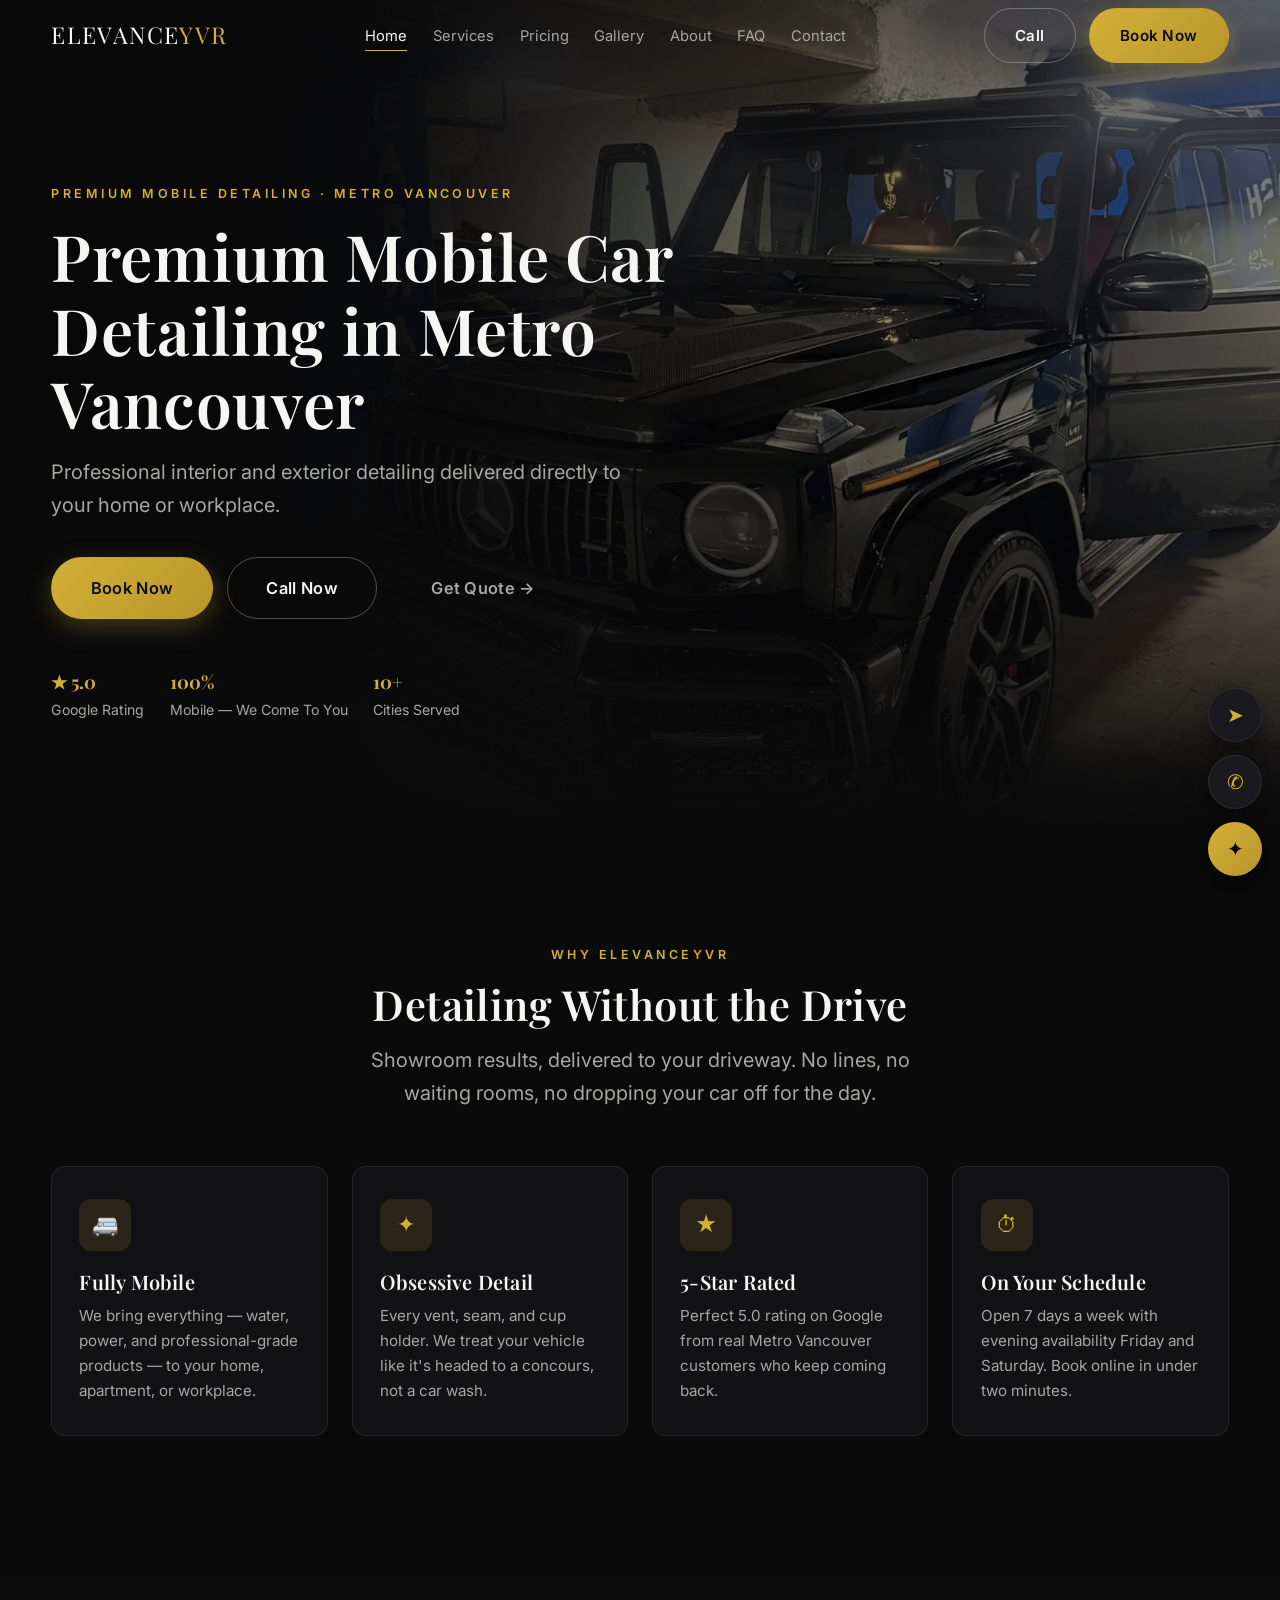
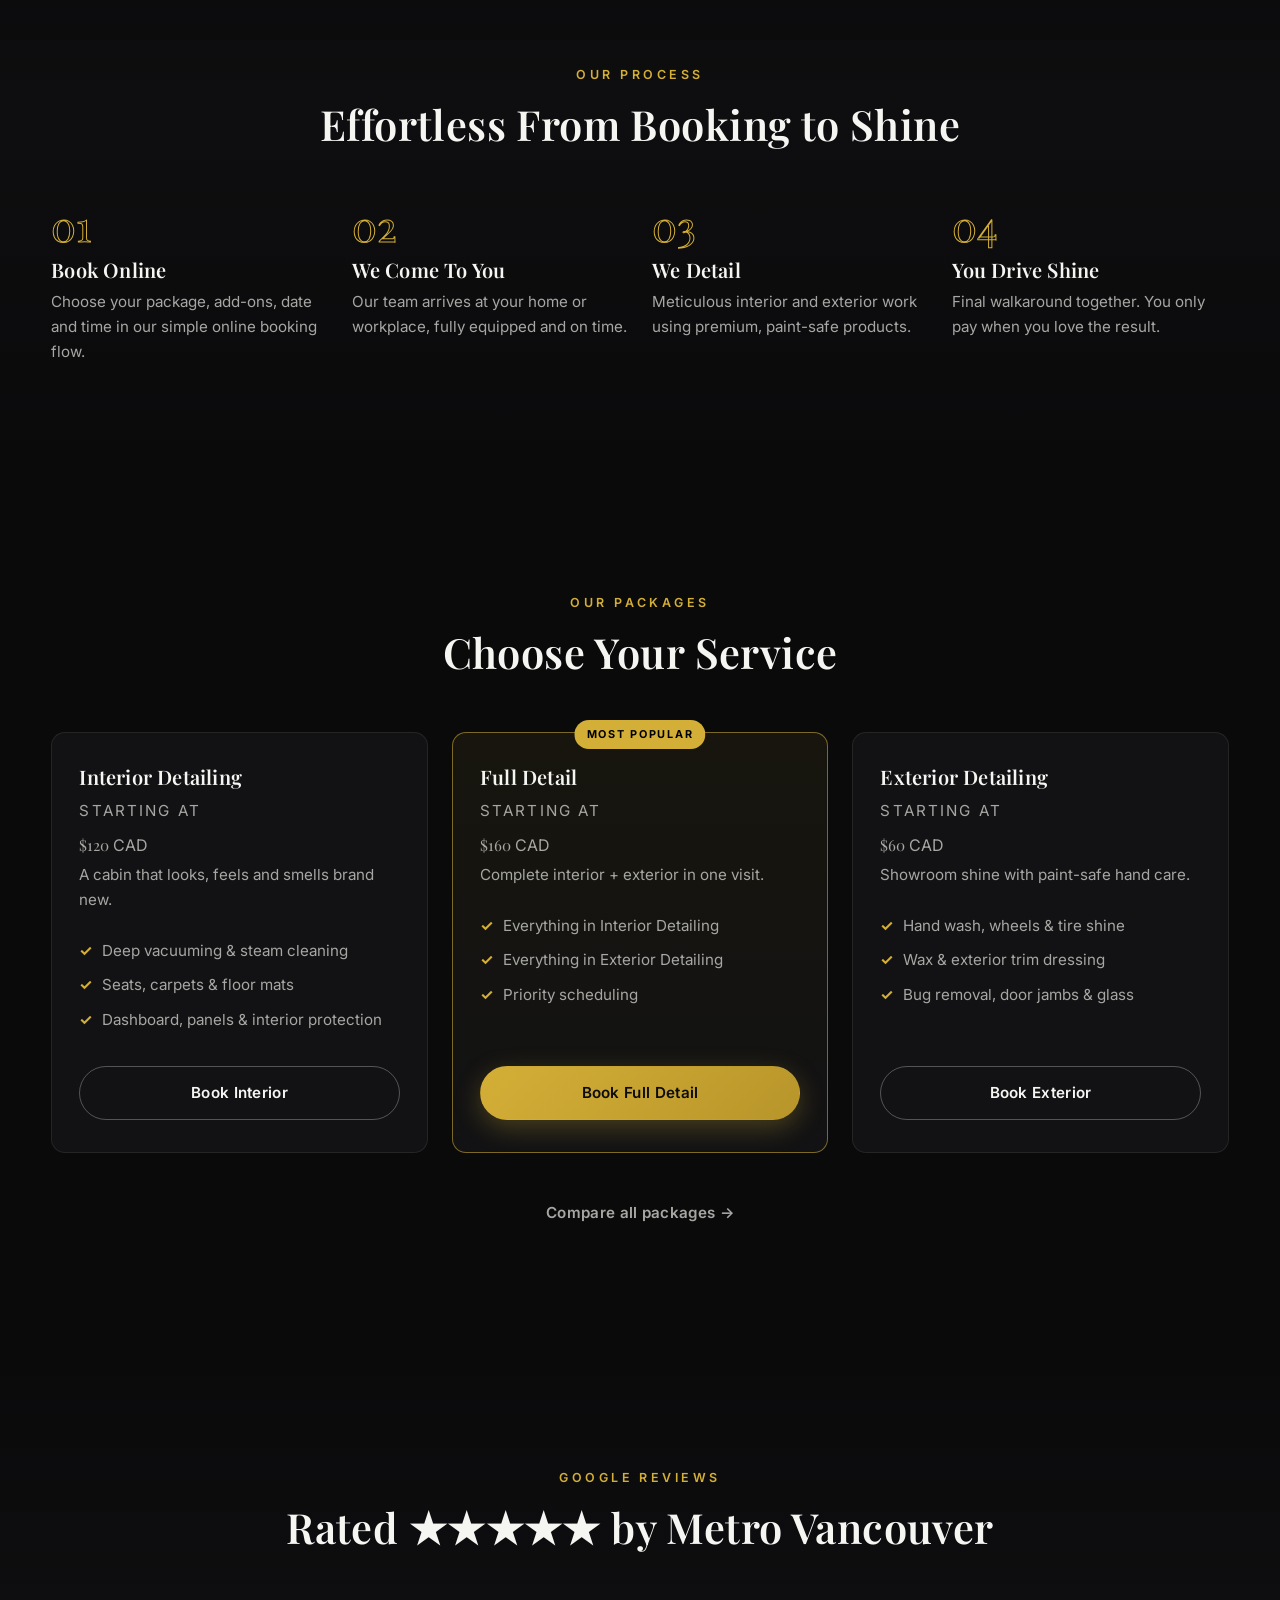
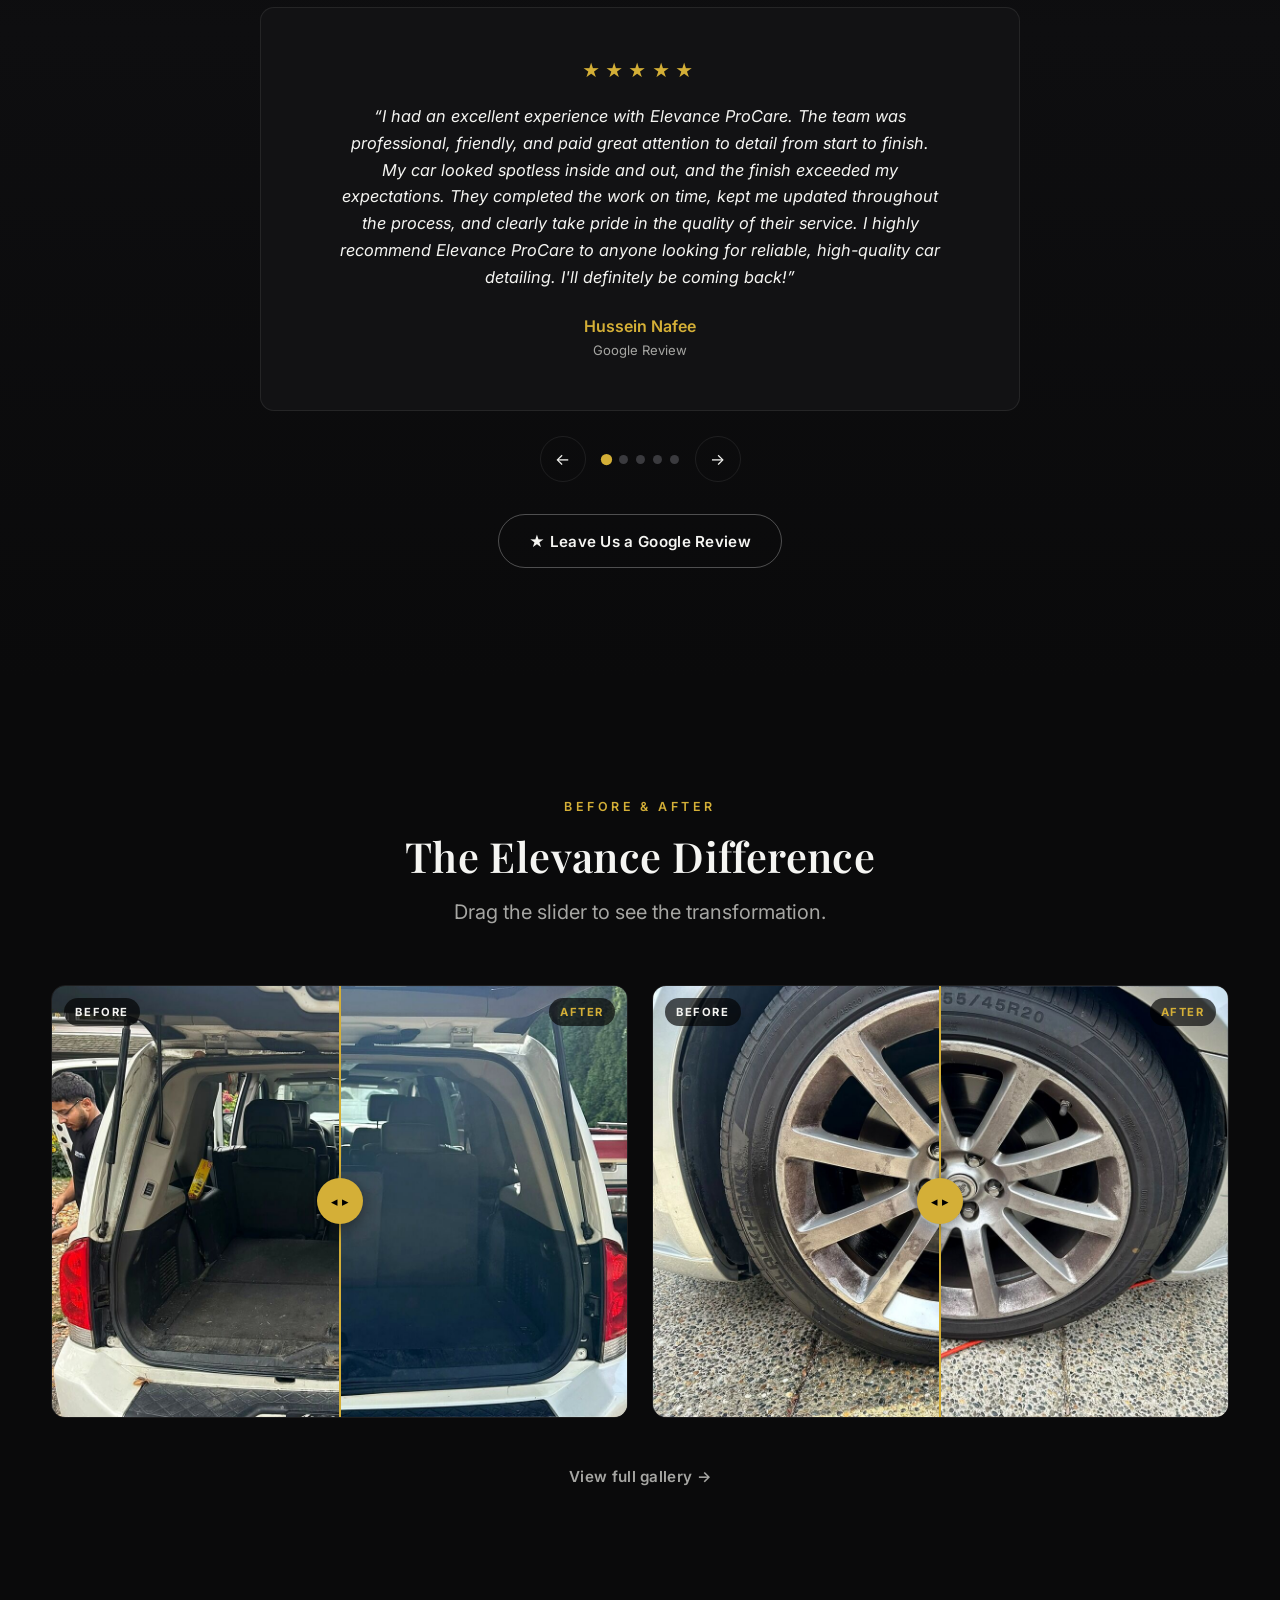
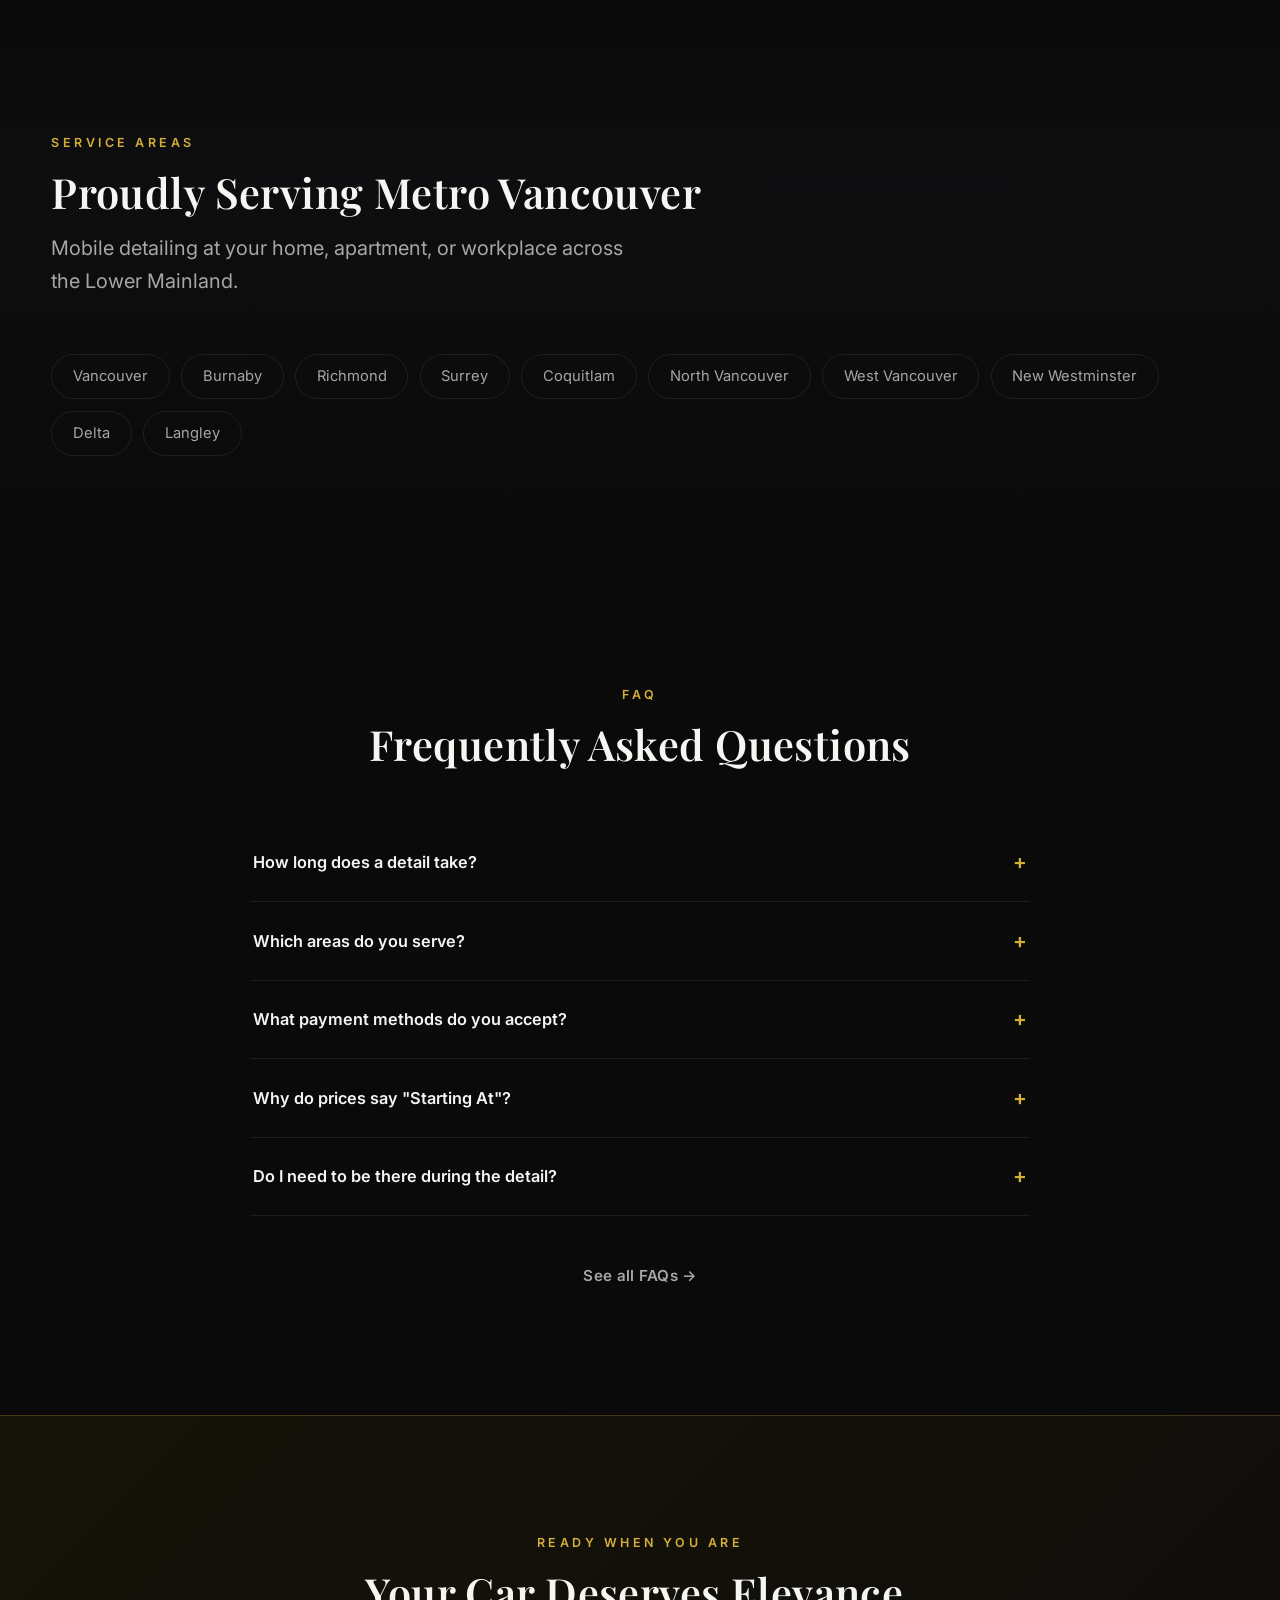
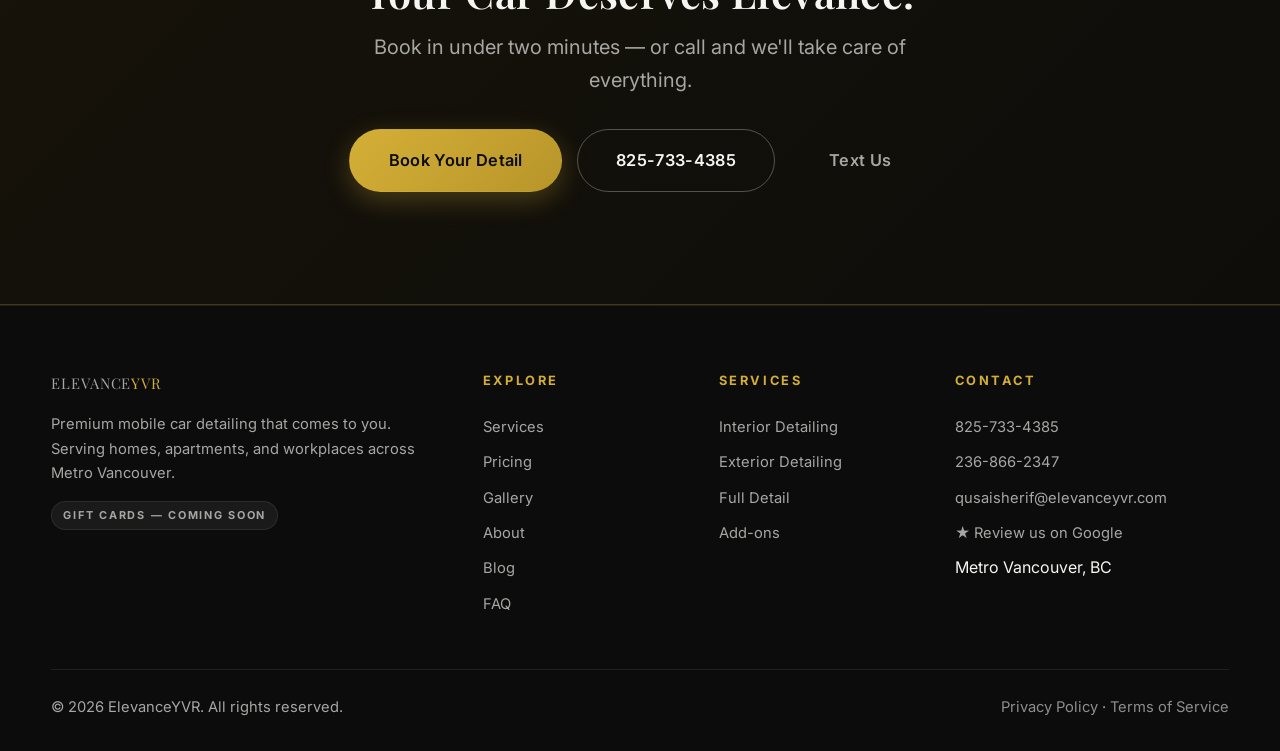
<file: index.html>
<!DOCTYPE html>
<html lang="en-CA">
<head>
  <meta charset="UTF-8">
  <meta name="viewport" content="width=device-width, initial-scale=1.0">
  <title>Mobile Car Detailing Vancouver | ElevanceYVR — We Come To You</title>
  <meta name="description" content="Premium mobile car detailing in Vancouver, Burnaby, Richmond, Surrey & Metro Vancouver. Interior & exterior detailing delivered to your home or workplace. Book online today.">
  <link rel="canonical" href="https://elevanceyvr.com/">
  <meta name="theme-color" content="#0a0a0b">
  <link rel="icon" type="image/svg+xml" href="assets/img/favicon.svg">

  <!-- Open Graph -->
  <meta property="og:type" content="website">
  <meta property="og:site_name" content="ElevanceYVR">
  <meta property="og:title" content="Mobile Car Detailing Vancouver | ElevanceYVR">
  <meta property="og:description" content="Premium mobile car detailing that comes to you — home or workplace, anywhere in Metro Vancouver.">
  <meta property="og:url" content="https://elevanceyvr.com/">
  <meta property="og:image" content="https://elevanceyvr.com/assets/img/og-image.svg">
  <meta property="og:locale" content="en_CA">
  <!-- Twitter -->
  <meta name="twitter:card" content="summary_large_image">
  <meta name="twitter:title" content="Mobile Car Detailing Vancouver | ElevanceYVR">
  <meta name="twitter:description" content="Premium mobile car detailing that comes to you — anywhere in Metro Vancouver.">
  <meta name="twitter:image" content="https://elevanceyvr.com/assets/img/og-image.svg">

  <!-- Fonts -->
  <link rel="preconnect" href="https://fonts.googleapis.com">
  <link rel="preconnect" href="https://fonts.gstatic.com" crossorigin>
  <link href="https://fonts.googleapis.com/css2?family=Inter:wght@400;600;700&family=Playfair+Display:wght@500;600&display=swap" rel="stylesheet">
  <link rel="stylesheet" href="css/style.css">

  <!-- Schema.org: AutoDetailing local business -->
  <script type="application/ld+json">
  {
    "@context": "https://schema.org",
    "@type": "AutoDetailing",
    "@id": "https://elevanceyvr.com/#business",
    "name": "ElevanceYVR",
    "alternateName": "Elevance ProCare",
    "slogan": "Premium Mobile Car Detailing That Comes To You.",
    "description": "Premium mobile car detailing serving Metro Vancouver. Interior and exterior detailing delivered to your home, apartment, or workplace.",
    "url": "https://elevanceyvr.com/",
    "telephone": "+18257334385",
    "email": "qusaisherif@elevanceyvr.com",
    "image": "https://elevanceyvr.com/assets/img/og-image.svg",
    "priceRange": "$$",
    "currenciesAccepted": "CAD",
    "paymentAccepted": "Cash, E-transfer, Credit Card, Debit Card",
    "address": { "@type": "PostalAddress", "addressLocality": "Vancouver", "addressRegion": "BC", "addressCountry": "CA" },
    "areaServed": [
      {"@type": "City", "name": "Vancouver"}, {"@type": "City", "name": "Burnaby"},
      {"@type": "City", "name": "Richmond"}, {"@type": "City", "name": "Surrey"},
      {"@type": "City", "name": "Coquitlam"}, {"@type": "City", "name": "North Vancouver"},
      {"@type": "City", "name": "West Vancouver"}, {"@type": "City", "name": "New Westminster"},
      {"@type": "City", "name": "Delta"}, {"@type": "City", "name": "Langley"}
    ],
    "openingHoursSpecification": [
      { "@type": "OpeningHoursSpecification", "dayOfWeek": ["Monday","Tuesday","Wednesday","Thursday","Sunday"], "opens": "08:00", "closes": "18:00" },
      { "@type": "OpeningHoursSpecification", "dayOfWeek": ["Friday","Saturday"], "opens": "08:00", "closes": "20:00" }
    ],
    "aggregateRating": { "@type": "AggregateRating", "ratingValue": "5", "reviewCount": "5", "bestRating": "5" },
    "review": [
      { "@type": "Review", "author": {"@type": "Person", "name": "Hussein Nafee"}, "reviewRating": {"@type": "Rating", "ratingValue": "5"}, "reviewBody": "The team was professional, friendly, and paid great attention to detail from start to finish. My car looked spotless inside and out." },
      { "@type": "Review", "author": {"@type": "Person", "name": "Sami Mawed"}, "reviewRating": {"@type": "Rating", "ratingValue": "5"}, "reviewBody": "Super happy with how my car turned out. The team did an awesome job and got every little spot clean." },
      { "@type": "Review", "author": {"@type": "Person", "name": "David Roo"}, "reviewRating": {"@type": "Rating", "ratingValue": "5"}, "reviewBody": "They did an incredible job inside and out. Great quality work, fair pricing, and excellent customer service." },
      { "@type": "Review", "author": {"@type": "Person", "name": "Fared Ramia"}, "reviewRating": {"@type": "Rating", "ratingValue": "5"}, "reviewBody": "Great service! They did an awesome job detailing my cars; they look and feel like new." },
      { "@type": "Review", "author": {"@type": "Person", "name": "Amro Albawab"}, "reviewRating": {"@type": "Rating", "ratingValue": "5"}, "reviewBody": "Outstanding job detailing my car — it looks and feels like it's brand new again. Quality exceeded my expectations." }
    ],
    "hasOfferCatalog": {
      "@type": "OfferCatalog",
      "name": "Detailing Packages",
      "itemListElement": [
        { "@type": "Offer", "itemOffered": {"@type": "Service", "name": "Interior Detailing"} },
        { "@type": "Offer", "itemOffered": {"@type": "Service", "name": "Exterior Detailing"} },
        { "@type": "Offer", "itemOffered": {"@type": "Service", "name": "Full Detail"} }
      ]
    }
  }
  </script>
</head>
<body>
  <a class="skip-link" href="#main">Skip to content</a>

  <!-- ===== Header ===== -->
  <header class="site-header">
    <div class="container nav">
      <a class="logo" href="index.html" aria-label="ElevanceYVR home">ELEVANCE<span>YVR</span></a>
      <nav aria-label="Main navigation">
        <ul class="nav-links" id="nav-links">
          <li><a href="index.html" aria-current="page">Home</a></li>
          <li><a href="services.html">Services</a></li>
          <li><a href="pricing.html">Pricing</a></li>
          <li><a href="gallery.html">Gallery</a></li>
          <li><a href="about.html">About</a></li>
          <li><a href="faq.html">FAQ</a></li>
          <li><a href="contact.html">Contact</a></li>
        </ul>
      </nav>
      <div class="nav-cta">
        <a class="btn btn-outline" data-config="tel" href="tel:+18257334385">Call</a>
        <a class="btn btn-gold" href="booking.html">Book Now</a>
        <button class="nav-toggle" aria-expanded="false" aria-controls="nav-links" aria-label="Menu"><span></span></button>
      </div>
    </div>
  </header>

  <main id="main">
    <!-- ===== Hero ===== -->
    <section class="hero">
      <img class="hero-bg" src="assets/img/hero.svg" alt="" fetchpriority="high" aria-hidden="true">
      <div class="container">
        <div class="hero-inner">
          <p class="eyebrow reveal">Premium Mobile Detailing · Metro Vancouver</p>
          <h1 class="reveal reveal-d1">Premium Mobile Car Detailing in Metro Vancouver</h1>
          <p class="lead mt-2 reveal reveal-d2">Professional interior and exterior detailing delivered directly to your home or workplace.</p>
          <div class="btn-row reveal reveal-d3">
            <a class="btn btn-gold btn-lg" href="booking.html">Book Now</a>
            <a class="btn btn-outline btn-lg" data-config="tel" href="tel:+18257334385">Call Now</a>
            <a class="btn btn-ghost btn-lg" href="contact.html#quote">Get Quote →</a>
          </div>
          <div class="hero-badges reveal reveal-d4">
            <div><strong>★ 5.0</strong>Google Rating</div>
            <div><strong>100%</strong>Mobile — We Come To You</div>
            <div><strong>10+</strong>Cities Served</div>
          </div>
        </div>
      </div>
    </section>

    <!-- ===== Why Choose ===== -->
    <section class="section" id="why">
      <div class="container">
        <div class="section-head center reveal">
          <p class="eyebrow">Why ElevanceYVR</p>
          <h2>Detailing Without the Drive</h2>
          <p class="lead mt-2">Showroom results, delivered to your driveway. No lines, no waiting rooms, no dropping your car off for the day.</p>
        </div>
        <div class="grid grid-4">
          <div class="card reveal"><div class="card-icon" aria-hidden="true">🚐</div><h3>Fully Mobile</h3><p>We bring everything — water, power, and professional-grade products — to your home, apartment, or workplace.</p></div>
          <div class="card reveal reveal-d1"><div class="card-icon" aria-hidden="true">✦</div><h3>Obsessive Detail</h3><p>Every vent, seam, and cup holder. We treat your vehicle like it's headed to a concours, not a car wash.</p></div>
          <div class="card reveal reveal-d2"><div class="card-icon" aria-hidden="true">★</div><h3>5-Star Rated</h3><p>Perfect 5.0 rating on Google from real Metro Vancouver customers who keep coming back.</p></div>
          <div class="card reveal reveal-d3"><div class="card-icon" aria-hidden="true">⏱</div><h3>On Your Schedule</h3><p>Open 7 days a week with evening availability Friday and Saturday. Book online in under two minutes.</p></div>
        </div>
      </div>
    </section>

    <!-- ===== Process ===== -->
    <section class="section section-alt" id="process">
      <div class="container">
        <div class="section-head center reveal">
          <p class="eyebrow">Our Process</p>
          <h2>Effortless From Booking to Shine</h2>
        </div>
        <div class="grid grid-4 steps">
          <div class="step reveal"><span class="step-num">01</span><h3>Book Online</h3><p class="mt-1" style="color:var(--muted);font-size:.95rem">Choose your package, add-ons, date and time in our simple online booking flow.</p></div>
          <div class="step reveal reveal-d1"><span class="step-num">02</span><h3>We Come To You</h3><p class="mt-1" style="color:var(--muted);font-size:.95rem">Our team arrives at your home or workplace, fully equipped and on time.</p></div>
          <div class="step reveal reveal-d2"><span class="step-num">03</span><h3>We Detail</h3><p class="mt-1" style="color:var(--muted);font-size:.95rem">Meticulous interior and exterior work using premium, paint-safe products.</p></div>
          <div class="step reveal reveal-d3"><span class="step-num">04</span><h3>You Drive Shine</h3><p class="mt-1" style="color:var(--muted);font-size:.95rem">Final walkaround together. You only pay when you love the result.</p></div>
        </div>
      </div>
    </section>

    <!-- ===== Popular Packages ===== -->
    <section class="section" id="packages">
      <div class="container">
        <div class="section-head center reveal">
          <p class="eyebrow">Our Packages</p>
          <h2>Choose Your Service</h2>
        </div>
        <div class="grid grid-3 pricing-grid">
          <div class="card price-card reveal">
            <h3>Interior Detailing</h3>
            <p class="price-from">Starting at</p>
            <p class="price">$120<small> CAD</small></p>
            <p>A cabin that looks, feels and smells brand new.</p>
            <ul class="check-list">
              <li>Deep vacuuming &amp; steam cleaning</li>
              <li>Seats, carpets &amp; floor mats</li>
              <li>Dashboard, panels &amp; interior protection</li>
            </ul>
            <a class="btn btn-outline btn-block" href="booking.html?package=interior">Book Interior</a>
          </div>
          <div class="card price-card featured reveal reveal-d1">
            <span class="badge">Most Popular</span>
            <h3>Full Detail</h3>
            <p class="price-from">Starting at</p>
            <p class="price">$160<small> CAD</small></p>
            <p>Complete interior + exterior in one visit.</p>
            <ul class="check-list">
              <li>Everything in Interior Detailing</li>
              <li>Everything in Exterior Detailing</li>
              <li>Priority scheduling</li>
            </ul>
            <a class="btn btn-gold btn-block" href="booking.html?package=full">Book Full Detail</a>
          </div>
          <div class="card price-card reveal reveal-d2">
            <h3>Exterior Detailing</h3>
            <p class="price-from">Starting at</p>
            <p class="price">$60<small> CAD</small></p>
            <p>Showroom shine with paint-safe hand care.</p>
            <ul class="check-list">
              <li>Hand wash, wheels &amp; tire shine</li>
              <li>Wax &amp; exterior trim dressing</li>
              <li>Bug removal, door jambs &amp; glass</li>
            </ul>
            <a class="btn btn-outline btn-block" href="booking.html?package=exterior">Book Exterior</a>
          </div>
        </div>
        <p class="center mt-3"><a class="btn btn-ghost" href="pricing.html">Compare all packages →</a></p>
      </div>
    </section>

    <!-- ===== Reviews ===== -->
    <section class="section section-alt" id="reviews">
      <div class="container">
        <div class="section-head center reveal">
          <p class="eyebrow">Google Reviews</p>
          <h2>Rated ★★★★★ by Metro Vancouver</h2>
        </div>
        <div class="reveal">
          <div class="carousel" aria-roledescription="carousel" aria-label="Customer reviews">
            <div class="carousel-track">
              <div class="review-slide"><div class="review-card">
                <p class="review-stars" aria-label="5 out of 5 stars">★★★★★</p>
                <p class="review-text">“I had an excellent experience with Elevance ProCare. The team was professional, friendly, and paid great attention to detail from start to finish. My car looked spotless inside and out, and the finish exceeded my expectations. They completed the work on time, kept me updated throughout the process, and clearly take pride in the quality of their service. I highly recommend Elevance ProCare to anyone looking for reliable, high-quality car detailing. I'll definitely be coming back!”</p>
                <p class="review-name">Hussein Nafee</p><p class="review-source">Google Review</p>
              </div></div>
              <div class="review-slide"><div class="review-card">
                <p class="review-stars" aria-label="5 out of 5 stars">★★★★★</p>
                <p class="review-text">“Super happy with how my car turned out. The team did an awesome job and got every little spot clean. They were easy to deal with, finished on time, and the whole process was smooth. My car looks and smells great. Definitely recommend Elevance Car Detailing if you're looking for quality work!”</p>
                <p class="review-name">Sami Mawed</p><p class="review-source">Google Review</p>
              </div></div>
              <div class="review-slide"><div class="review-card">
                <p class="review-stars" aria-label="5 out of 5 stars">★★★★★</p>
                <p class="review-text">“I had an amazing experience with Elevance Car Detailing! They did an incredible job inside and out, and my car honestly looks amazing. The team was professional and friendly and paid attention to every little detail. Great quality work, fair pricing, and excellent customer service. I highly recommend them to anyone looking to get their vehicle detailed.”</p>
                <p class="review-name">David Roo</p><p class="review-source">Google Review</p>
              </div></div>
              <div class="review-slide"><div class="review-card">
                <p class="review-stars" aria-label="5 out of 5 stars">★★★★★</p>
                <p class="review-text">“Great service! They did an awesome job detailing my cars; they look and feel like new. Super friendly, easy to deal with, and they really pay attention to the little details. Definitely recommend them if you want your car looking its best. I'll be back for sure!”</p>
                <p class="review-name">Fared Ramia</p><p class="review-source">Google Review</p>
              </div></div>
              <div class="review-slide"><div class="review-card">
                <p class="review-stars" aria-label="5 out of 5 stars">★★★★★</p>
                <p class="review-text">“I had an amazing experience with Elevance ProCare! They did an outstanding job detailing my car—it looks and feels like it's brand new again. The team was professional, friendly, and paid incredible attention to every little detail. The interior was spotless, the exterior had an amazing shine, and they didn't miss a single spot. Their pricing was fair, the service was efficient, and the quality exceeded my expectations. I'll definitely be coming back.”</p>
                <p class="review-name">Amro Albawab</p><p class="review-source">Google Review</p>
              </div></div>
            </div>
          </div>
          <div class="carousel-nav">
            <button class="carousel-btn carousel-prev" aria-label="Previous review">←</button>
            <div class="carousel-dots" role="tablist" aria-label="Choose review"></div>
            <button class="carousel-btn carousel-next" aria-label="Next review">→</button>
          </div>
          <p class="center mt-3">
            <a class="btn btn-outline" data-config="review" href="#" target="_blank" rel="noopener">★ Leave Us a Google Review</a>
          </p>
        </div>
      </div>
    </section>

    <!-- ===== Before / After ===== -->
    <section class="section" id="before-after">
      <div class="container">
        <div class="section-head center reveal">
          <p class="eyebrow">Before &amp; After</p>
          <h2>The Elevance Difference</h2>
          <p class="lead mt-2">Drag the slider to see the transformation.</p>
        </div>
        <div class="grid grid-2">
          <div class="ba-slider reveal">
            <span class="ba-label ba-label-before">BEFORE</span>
            <span class="ba-label ba-label-after">AFTER</span>
            <img src="assets/img/before-1.svg" alt="Vehicle interior before detailing" loading="lazy" width="800" height="600">
            <img class="ba-after" src="assets/img/after-1.svg" alt="Vehicle interior after detailing" loading="lazy" width="800" height="600">
            <div class="ba-handle"></div>
          </div>
          <div class="ba-slider reveal reveal-d1">
            <span class="ba-label ba-label-before">BEFORE</span>
            <span class="ba-label ba-label-after">AFTER</span>
            <img src="assets/img/before-2.svg" alt="Vehicle exterior before detailing" loading="lazy" width="800" height="600">
            <img class="ba-after" src="assets/img/after-2.svg" alt="Vehicle exterior after detailing" loading="lazy" width="800" height="600">
            <div class="ba-handle"></div>
          </div>
        </div>
        <p class="center mt-3"><a class="btn btn-ghost" href="gallery.html">View full gallery →</a></p>
      </div>
    </section>

    <!-- ===== Service Areas ===== -->
    <section class="section section-alt" id="areas">
      <div class="container">
        <div class="section-head reveal">
          <p class="eyebrow">Service Areas</p>
          <h2>Proudly Serving Metro Vancouver</h2>
          <p class="lead mt-2">Mobile detailing at your home, apartment, or workplace across the Lower Mainland.</p>
        </div>
        <div class="area-chips reveal">
          <span class="area-chip">Vancouver</span><span class="area-chip">Burnaby</span>
          <span class="area-chip">Richmond</span><span class="area-chip">Surrey</span>
          <span class="area-chip">Coquitlam</span><span class="area-chip">North Vancouver</span>
          <span class="area-chip">West Vancouver</span><span class="area-chip">New Westminster</span>
          <span class="area-chip">Delta</span><span class="area-chip">Langley</span>
        </div>
      </div>
    </section>

    <!-- ===== FAQ ===== -->
    <section class="section" id="faq">
      <div class="container">
        <div class="section-head center reveal">
          <p class="eyebrow">FAQ</p>
          <h2>Frequently Asked Questions</h2>
        </div>
        <div class="faq-list reveal">
          <div class="faq-item">
            <button class="faq-q" aria-expanded="false" aria-controls="faq1">How long does a detail take?<span class="faq-icon" aria-hidden="true">+</span></button>
            <div class="faq-a" id="faq1"><p>Most appointments take between 2 and 5 hours. Exterior Detailing typically runs 1.5–2 hours, Interior Detailing 2–3 hours, and a Full Detail 4–5 hours, depending on your vehicle's size and condition.</p></div>
          </div>
          <div class="faq-item">
            <button class="faq-q" aria-expanded="false" aria-controls="faq2">Which areas do you serve?<span class="faq-icon" aria-hidden="true">+</span></button>
            <div class="faq-a" id="faq2"><p>We serve all of Metro Vancouver — Vancouver, Burnaby, Richmond, Surrey, Coquitlam, North Vancouver, West Vancouver, New Westminster, Delta, and Langley — at your home, apartment, or workplace.</p></div>
          </div>
          <div class="faq-item">
            <button class="faq-q" aria-expanded="false" aria-controls="faq3">What payment methods do you accept?<span class="faq-icon" aria-hidden="true">+</span></button>
            <div class="faq-a" id="faq3"><p>We accept credit cards (processed securely through Square), debit cards, cash, and Interac e-transfer. Payment is collected once your detail is complete and you've inspected the results.</p></div>
          </div>
          <div class="faq-item">
            <button class="faq-q" aria-expanded="false" aria-controls="faq4">Why do prices say "Starting At"?<span class="faq-icon" aria-hidden="true">+</span></button>
            <div class="faq-a" id="faq4"><p>Listed prices reflect sedans in average condition. Larger vehicles and heavily soiled interiors require more time and product, so your final quote may vary. We always confirm your exact price before any work begins — no surprises.</p></div>
          </div>
          <div class="faq-item">
            <button class="faq-q" aria-expanded="false" aria-controls="faq5">Do I need to be there during the detail?<span class="faq-icon" aria-hidden="true">+</span></button>
            <div class="faq-a" id="faq5"><p>No. Many customers simply hand us the keys and carry on with their day. We only need access to the vehicle at the start, plus a quick walkaround — in person or by photos — when we're done.</p></div>
          </div>
        </div>
        <p class="center mt-3"><a class="btn btn-ghost" href="faq.html">See all FAQs →</a></p>
      </div>
    </section>

    <!-- ===== CTA band / Contact ===== -->
    <section class="section cta-band" id="contact">
      <div class="container reveal">
        <p class="eyebrow">Ready When You Are</p>
        <h2>Your Car Deserves Elevance.</h2>
        <p class="lead mt-2" style="margin-inline:auto">Book in under two minutes — or call and we'll take care of everything.</p>
        <div class="btn-row mt-3" style="justify-content:center">
          <a class="btn btn-gold btn-lg" href="booking.html">Book Your Detail</a>
          <a class="btn btn-outline btn-lg" data-config="tel" href="tel:+18257334385" data-config-text>825-733-4385</a>
          <a class="btn btn-ghost btn-lg" data-config="sms" href="sms:+18257334385">Text Us</a>
        </div>
      </div>
    </section>
  </main>

  <!-- ===== Footer ===== -->
  <footer class="site-footer">
    <div class="container">
      <div class="footer-grid">
        <div>
          <a class="logo" href="index.html">ELEVANCE<span>YVR</span></a>
          <p class="mt-2">Premium mobile car detailing that comes to you. Serving homes, apartments, and workplaces across Metro Vancouver.</p>
          <p class="mt-2"><span class="badge badge-muted">Gift Cards — Coming Soon</span></p>
        </div>
        <div>
          <h4>Explore</h4>
          <ul>
            <li><a href="services.html">Services</a></li>
            <li><a href="pricing.html">Pricing</a></li>
            <li><a href="gallery.html">Gallery</a></li>
            <li><a href="about.html">About</a></li>
            <li><a href="blog/index.html">Blog</a></li>
            <li><a href="faq.html">FAQ</a></li>
          </ul>
        </div>
        <div>
          <h4>Services</h4>
          <ul>
            <li><a href="services.html#interior">Interior Detailing</a></li>
            <li><a href="services.html#exterior">Exterior Detailing</a></li>
            <li><a href="services.html#full">Full Detail</a></li>
            <li><a href="services.html#addons">Add-ons</a></li>
          </ul>
        </div>
        <div>
          <h4>Contact</h4>
          <ul>
            <li><a data-config="tel" href="tel:+18257334385" data-config-text>825-733-4385</a></li>
            <li><a data-config="tel2" href="tel:+12368662347" data-config-text>236-866-2347</a></li>
            <li><a data-config="mailto" href="mailto:qusaisherif@elevanceyvr.com" data-config-text>qusaisherif@elevanceyvr.com</a></li>
            <li><a data-config="review" href="#" target="_blank" rel="noopener">★ Review us on Google</a></li>
            <li>Metro Vancouver, BC</li>
          </ul>
        </div>
      </div>
      <div class="footer-bottom">
        <p>© <span data-year>2026</span> ElevanceYVR. All rights reserved.</p>
        <p><a href="privacy.html">Privacy Policy</a> · <a href="terms.html">Terms of Service</a></p>
      </div>
    </div>
  </footer>

  <!-- Floating action buttons -->
  <div class="fab-stack">
    <a class="fab" data-config="directions" href="#" target="_blank" rel="noopener" aria-label="Get directions" title="Directions">➤</a>
    <a class="fab" data-config="tel" href="tel:+18257334385" aria-label="Call ElevanceYVR" title="Call">✆</a>
    <a class="fab fab-book" href="booking.html" aria-label="Book now" title="Book Now">✦</a>
  </div>

  <!-- Mobile bottom navigation -->
  <nav class="mobile-nav" aria-label="Quick actions">
    <ul>
      <li><a data-config="tel" href="tel:+18257334385"><span aria-hidden="true">✆</span><span>Call</span></a></li>
      <li><a class="primary" href="booking.html"><span aria-hidden="true">✦</span><span>Book</span></a></li>
      <li><a data-config="directions" href="#" target="_blank" rel="noopener"><span aria-hidden="true">➤</span><span>Directions</span></a></li>
    </ul>
  </nav>

  <script src="js/config.js"></script>
  <script src="js/main.js" defer></script>
</body>
</html>
</file>
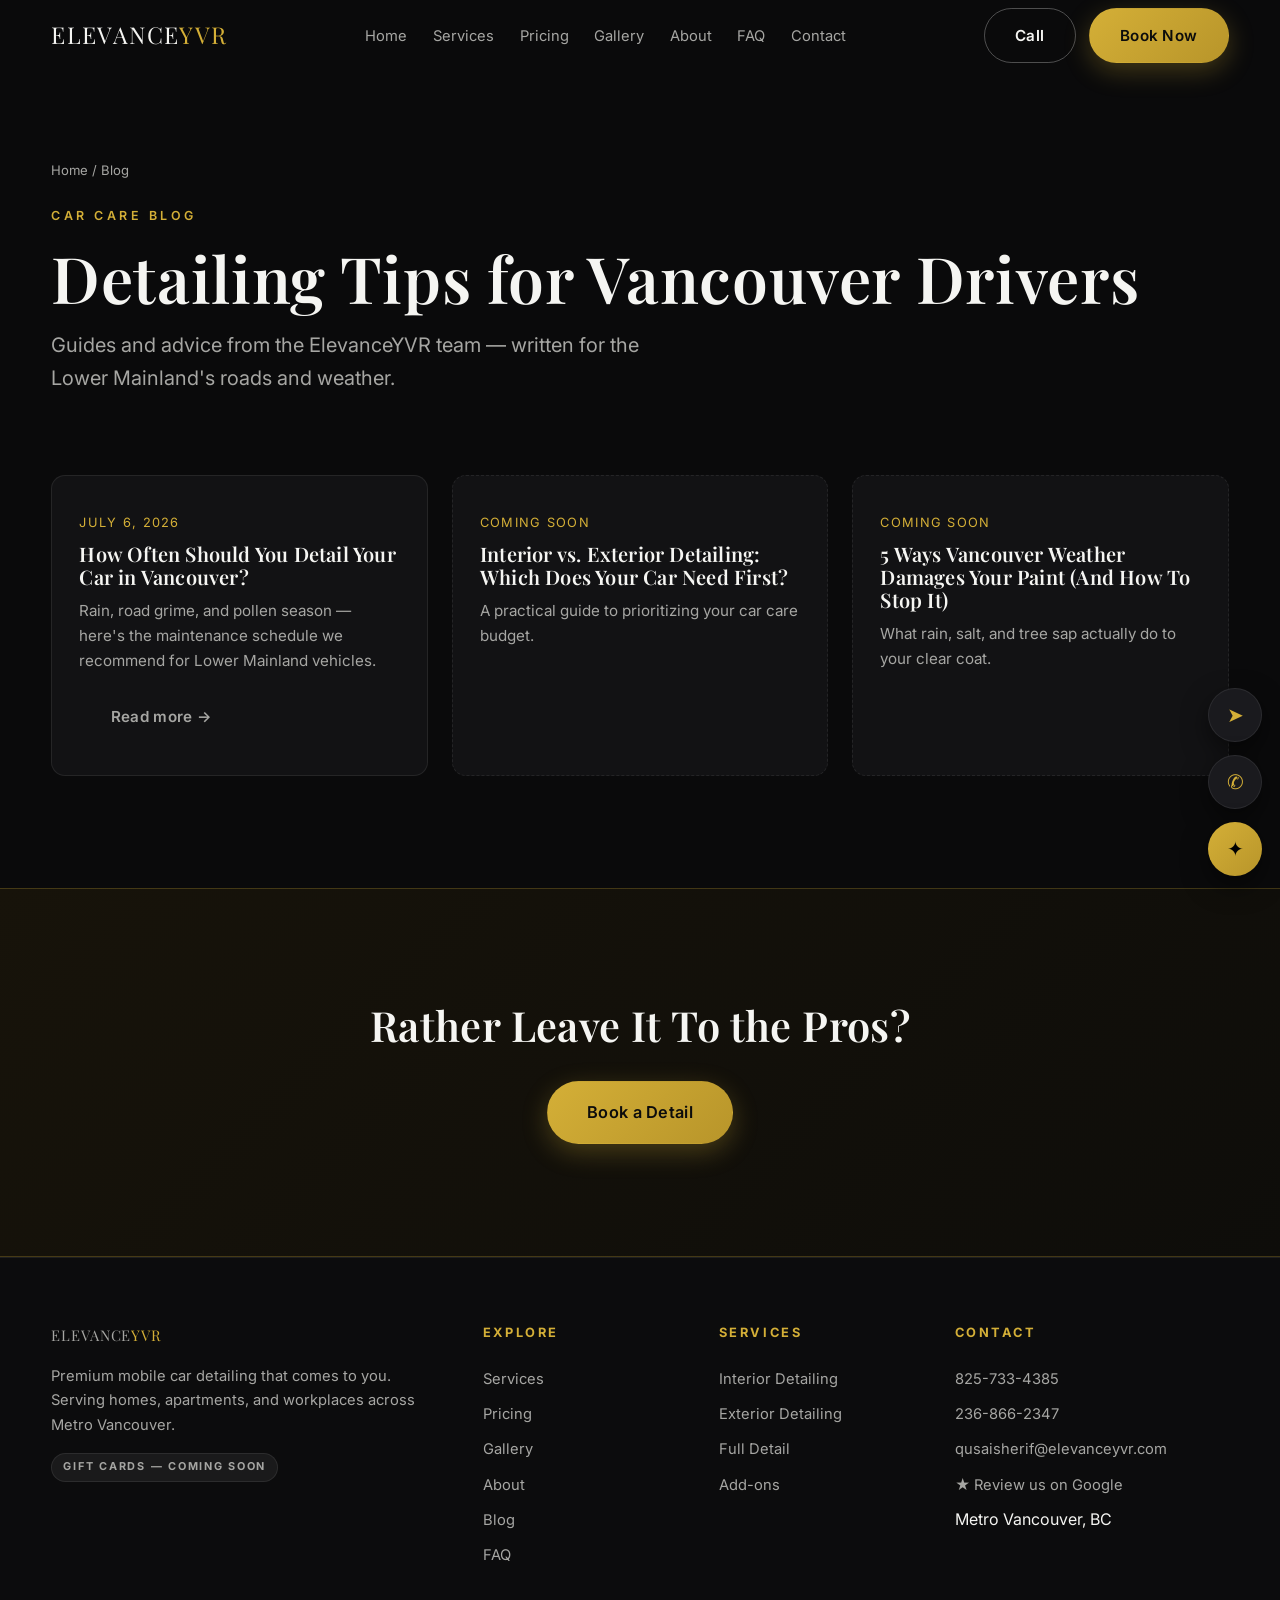
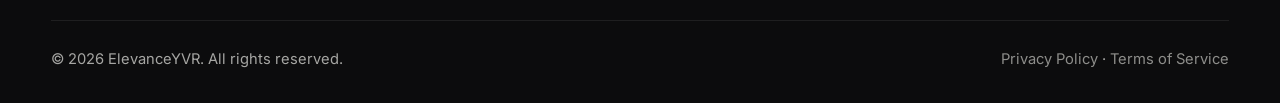
<file: blog/index.html>
<!DOCTYPE html>
<html lang="en-CA">
<head>
  <meta charset="UTF-8">
  <meta name="viewport" content="width=device-width, initial-scale=1.0">
  <title>Car Care Blog | Detailing Tips for Vancouver Drivers | ElevanceYVR</title>
  <meta name="description" content="Detailing tips, car care guides and advice for Metro Vancouver drivers from the ElevanceYVR team.">
  <link rel="canonical" href="https://elevanceyvr.com/blog/index.html">
  <meta name="theme-color" content="#0a0a0b">
  <link rel="icon" type="image/svg+xml" href="../assets/img/favicon.svg">
  <meta property="og:type" content="website">
  <meta property="og:site_name" content="ElevanceYVR">
  <meta property="og:title" content="Car Care Blog | Detailing Tips for Vancouver Drivers | ElevanceYVR">
  <meta property="og:description" content="Detailing tips, car care guides and advice for Metro Vancouver drivers from the ElevanceYVR team.">
  <meta property="og:url" content="https://elevanceyvr.com/blog/index.html">
  <meta property="og:image" content="https://elevanceyvr.com/assets/img/og-image.svg">
  <meta property="og:locale" content="en_CA">
  <meta name="twitter:card" content="summary_large_image">
  <meta name="twitter:title" content="Car Care Blog | Detailing Tips for Vancouver Drivers | ElevanceYVR">
  <meta name="twitter:description" content="Detailing tips, car care guides and advice for Metro Vancouver drivers from the ElevanceYVR team.">
  <meta name="twitter:image" content="https://elevanceyvr.com/assets/img/og-image.svg">
  <link rel="preconnect" href="https://fonts.googleapis.com">
  <link rel="preconnect" href="https://fonts.gstatic.com" crossorigin>
  <link href="https://fonts.googleapis.com/css2?family=Inter:wght@400;600;700&family=Playfair+Display:wght@500;600&display=swap" rel="stylesheet">
  <link rel="stylesheet" href="../css/style.css">
</head>
<body>
  <a class="skip-link" href="#main">Skip to content</a>
  <header class="site-header">
    <div class="container nav">
      <a class="logo" href="../index.html" aria-label="ElevanceYVR home">ELEVANCE<span>YVR</span></a>
      <nav aria-label="Main navigation">
        <ul class="nav-links" id="nav-links">
          <li><a href="../index.html">Home</a></li>
          <li><a href="../services.html">Services</a></li>
          <li><a href="../pricing.html">Pricing</a></li>
          <li><a href="../gallery.html">Gallery</a></li>
          <li><a href="../about.html">About</a></li>
          <li><a href="../faq.html">FAQ</a></li>
          <li><a href="../contact.html">Contact</a></li>
        </ul>
      </nav>
      <div class="nav-cta">
        <a class="btn btn-outline" data-config="tel" href="tel:+18257334385">Call</a>
        <a class="btn btn-gold" href="../booking.html">Book Now</a>
        <button class="nav-toggle" aria-expanded="false" aria-controls="nav-links" aria-label="Menu"><span></span></button>
      </div>
    </div>
  </header>
  <main id="main">
    <section class="page-hero">
      <div class="container">
        <p class="breadcrumbs"><a href="../index.html">Home</a> / Blog</p>
        <p class="eyebrow">Car Care Blog</p>
        <h1>Detailing Tips for Vancouver Drivers</h1>
        <p class="lead">Guides and advice from the ElevanceYVR team — written for the Lower Mainland's roads and weather.</p>
      </div>
    </section>

    <section class="section" style="padding-top:1rem">
      <div class="container grid grid-3">
        <!-- To add a post: copy this card, create a new HTML file from the
             existing post as a template, and add it to sitemap.xml -->
        <article class="card post-card reveal">
          <time datetime="2026-07-06">July 6, 2026</time>
          <h3><a href="how-often-should-you-detail-your-car-vancouver.html">How Often Should You Detail Your Car in Vancouver?</a></h3>
          <p>Rain, road grime, and pollen season — here's the maintenance schedule we recommend for Lower Mainland vehicles.</p>
          <a class="btn btn-ghost mt-2" href="how-often-should-you-detail-your-car-vancouver.html">Read more →</a>
        </article>
        <article class="card post-card reveal reveal-d1" style="border-style:dashed">
          <time>Coming soon</time>
          <h3>Interior vs. Exterior Detailing: Which Does Your Car Need First?</h3>
          <p>A practical guide to prioritizing your car care budget.</p>
        </article>
        <article class="card post-card reveal reveal-d2" style="border-style:dashed">
          <time>Coming soon</time>
          <h3>5 Ways Vancouver Weather Damages Your Paint (And How To Stop It)</h3>
          <p>What rain, salt, and tree sap actually do to your clear coat.</p>
        </article>
      </div>
    </section>

    <section class="section cta-band">
      <div class="container center reveal">
        <h2>Rather Leave It To the Pros?</h2>
        <div class="btn-row mt-3" style="justify-content:center">
          <a class="btn btn-gold btn-lg" href="../booking.html">Book a Detail</a>
        </div>
      </div>
    </section>
  </main>
  <footer class="site-footer">
    <div class="container">
      <div class="footer-grid">
        <div>
          <a class="logo" href="../index.html">ELEVANCE<span>YVR</span></a>
          <p class="mt-2">Premium mobile car detailing that comes to you. Serving homes, apartments, and workplaces across Metro Vancouver.</p>
          <p class="mt-2"><span class="badge badge-muted">Gift Cards — Coming Soon</span></p>
        </div>
        <div>
          <h4>Explore</h4>
          <ul>
            <li><a href="../services.html">Services</a></li>
            <li><a href="../pricing.html">Pricing</a></li>
            <li><a href="../gallery.html">Gallery</a></li>
            <li><a href="../about.html">About</a></li>
            <li><a href="../blog/index.html">Blog</a></li>
            <li><a href="../faq.html">FAQ</a></li>
          </ul>
        </div>
        <div>
          <h4>Services</h4>
          <ul>
            <li><a href="../services.html#interior">Interior Detailing</a></li>
            <li><a href="../services.html#exterior">Exterior Detailing</a></li>
            <li><a href="../services.html#full">Full Detail</a></li>
            <li><a href="../services.html#addons">Add-ons</a></li>
          </ul>
        </div>
        <div>
          <h4>Contact</h4>
          <ul>
            <li><a data-config="tel" href="tel:+18257334385" data-config-text>825-733-4385</a></li>
            <li><a data-config="tel2" href="tel:+12368662347" data-config-text>236-866-2347</a></li>
            <li><a data-config="mailto" href="mailto:qusaisherif@elevanceyvr.com" data-config-text>qusaisherif@elevanceyvr.com</a></li>
            <li><a data-config="review" href="#" target="_blank" rel="noopener">★ Review us on Google</a></li>
            <li>Metro Vancouver, BC</li>
          </ul>
        </div>
      </div>
      <div class="footer-bottom">
        <p>© <span data-year>2026</span> ElevanceYVR. All rights reserved.</p>
        <p><a href="../privacy.html">Privacy Policy</a> · <a href="../terms.html">Terms of Service</a></p>
      </div>
    </div>
  </footer>
  <div class="fab-stack">
    <a class="fab" data-config="directions" href="#" target="_blank" rel="noopener" aria-label="Get directions" title="Directions">➤</a>
    <a class="fab" data-config="tel" href="tel:+18257334385" aria-label="Call ElevanceYVR" title="Call">✆</a>
    <a class="fab fab-book" href="../booking.html" aria-label="Book now" title="Book Now">✦</a>
  </div>
  <nav class="mobile-nav" aria-label="Quick actions">
    <ul>
      <li><a data-config="tel" href="tel:+18257334385"><span aria-hidden="true">✆</span><span>Call</span></a></li>
      <li><a class="primary" href="../booking.html"><span aria-hidden="true">✦</span><span>Book</span></a></li>
      <li><a data-config="directions" href="#" target="_blank" rel="noopener"><span aria-hidden="true">➤</span><span>Directions</span></a></li>
    </ul>
  </nav>
  <script src="../js/config.js"></script>
  <script src="../js/main.js" defer></script>
</body>
</html>
</file>
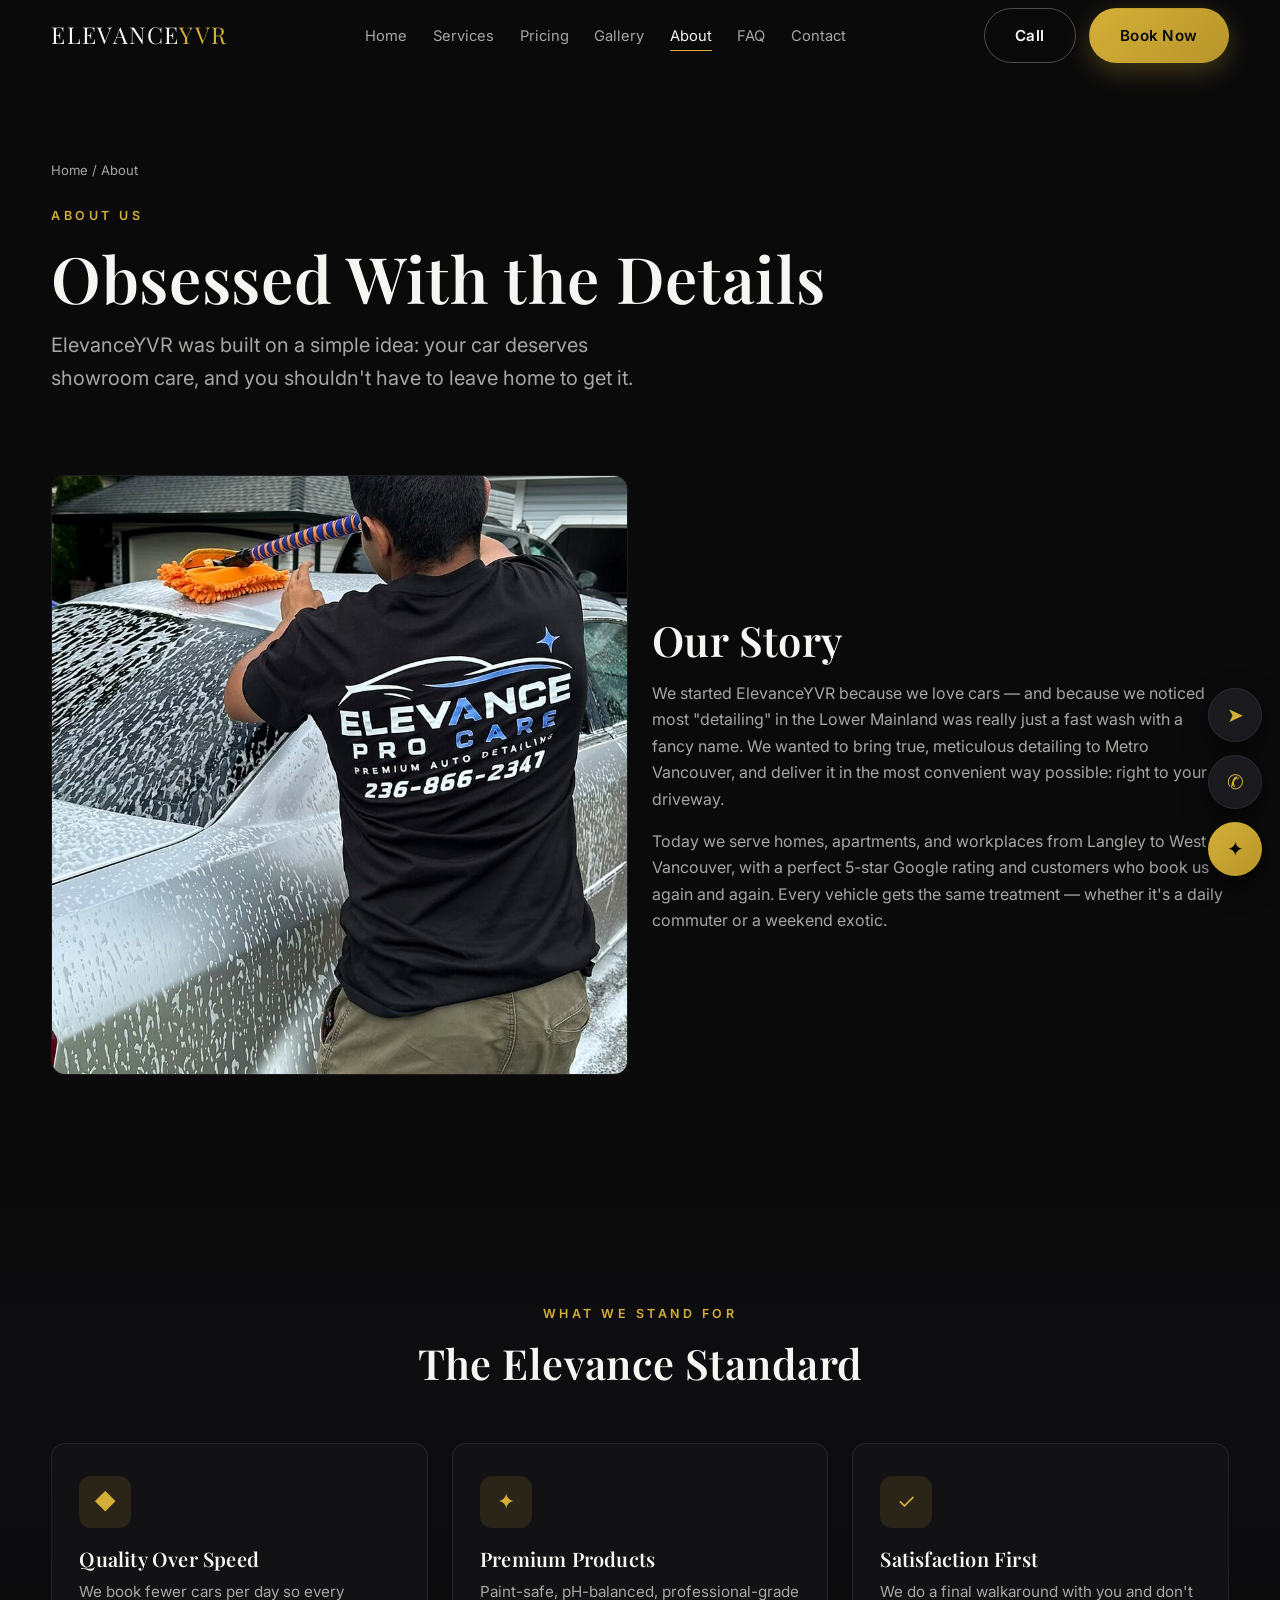
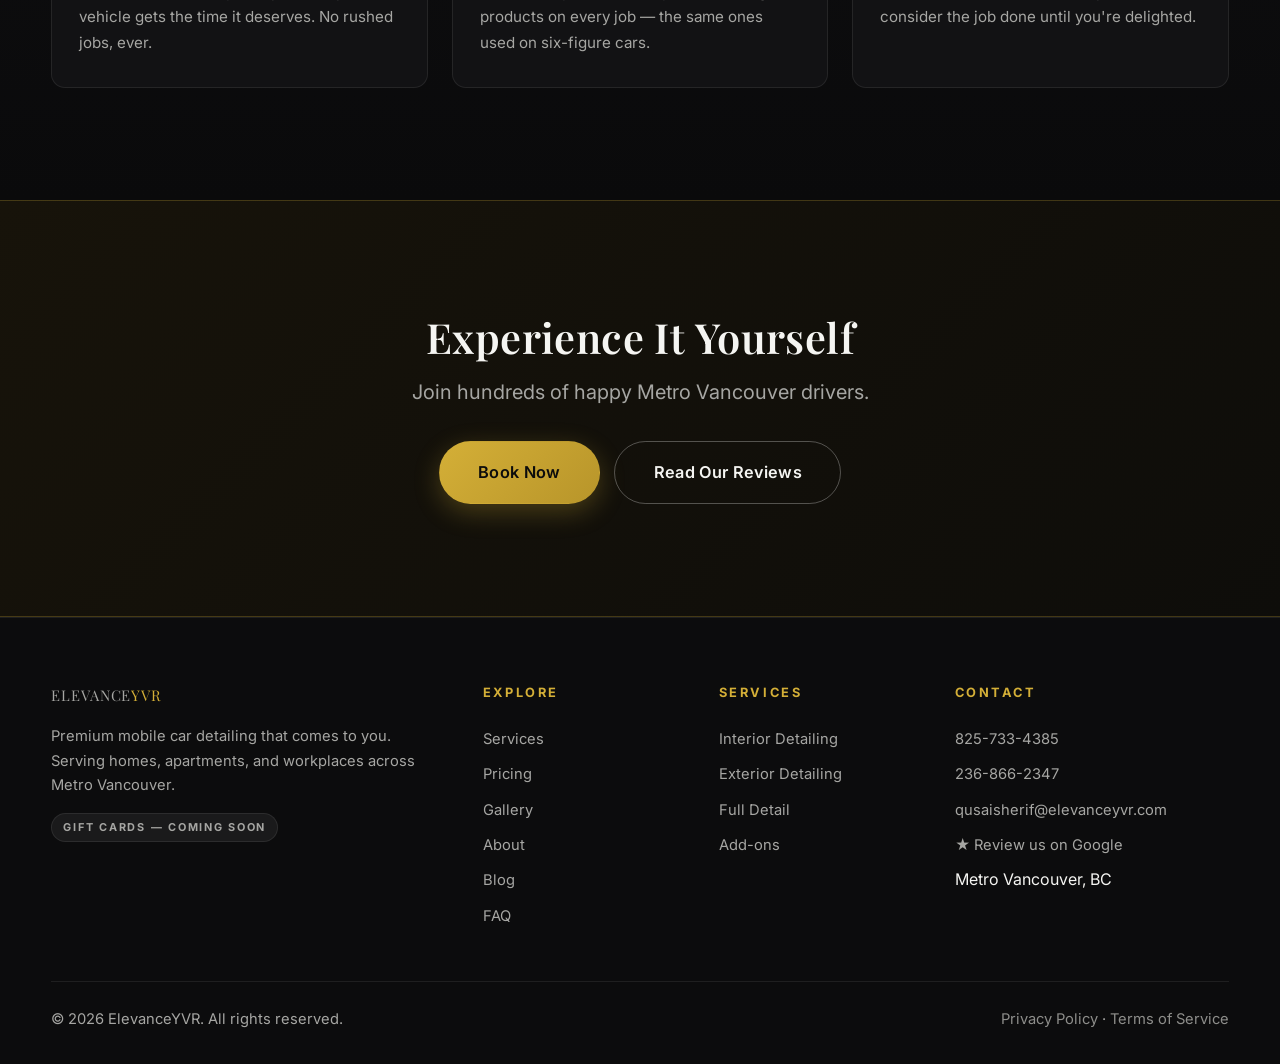
<file: about.html>
<!DOCTYPE html>
<html lang="en-CA">
<head>
  <meta charset="UTF-8">
  <meta name="viewport" content="width=device-width, initial-scale=1.0">
  <title>About ElevanceYVR | Premium Mobile Detailing, Metro Vancouver</title>
  <meta name="description" content="ElevanceYVR brings showroom-level car detailing to your driveway. Meet the team behind Metro Vancouver's 5-star mobile detailing service.">
  <link rel="canonical" href="https://elevanceyvr.com/about.html">
  <meta name="theme-color" content="#0a0a0b">
  <link rel="icon" type="image/svg+xml" href="assets/img/favicon.svg">
  <meta property="og:type" content="website">
  <meta property="og:site_name" content="ElevanceYVR">
  <meta property="og:title" content="About ElevanceYVR | Premium Mobile Detailing, Metro Vancouver">
  <meta property="og:description" content="ElevanceYVR brings showroom-level car detailing to your driveway. Meet the team behind Metro Vancouver's 5-star mobile detailing service.">
  <meta property="og:url" content="https://elevanceyvr.com/about.html">
  <meta property="og:image" content="https://elevanceyvr.com/assets/img/og-image.svg">
  <meta property="og:locale" content="en_CA">
  <meta name="twitter:card" content="summary_large_image">
  <meta name="twitter:title" content="About ElevanceYVR | Premium Mobile Detailing, Metro Vancouver">
  <meta name="twitter:description" content="ElevanceYVR brings showroom-level car detailing to your driveway. Meet the team behind Metro Vancouver's 5-star mobile detailing service.">
  <meta name="twitter:image" content="https://elevanceyvr.com/assets/img/og-image.svg">
  <link rel="preconnect" href="https://fonts.googleapis.com">
  <link rel="preconnect" href="https://fonts.gstatic.com" crossorigin>
  <link href="https://fonts.googleapis.com/css2?family=Inter:wght@400;600;700&family=Playfair+Display:wght@500;600&display=swap" rel="stylesheet">
  <link rel="stylesheet" href="css/style.css">
</head>
<body>
  <a class="skip-link" href="#main">Skip to content</a>
  <header class="site-header">
    <div class="container nav">
      <a class="logo" href="index.html" aria-label="ElevanceYVR home">ELEVANCE<span>YVR</span></a>
      <nav aria-label="Main navigation">
        <ul class="nav-links" id="nav-links">
          <li><a href="index.html">Home</a></li>
          <li><a href="services.html">Services</a></li>
          <li><a href="pricing.html">Pricing</a></li>
          <li><a href="gallery.html">Gallery</a></li>
          <li><a href="about.html" aria-current="page">About</a></li>
          <li><a href="faq.html">FAQ</a></li>
          <li><a href="contact.html">Contact</a></li>
        </ul>
      </nav>
      <div class="nav-cta">
        <a class="btn btn-outline" data-config="tel" href="tel:+18257334385">Call</a>
        <a class="btn btn-gold" href="booking.html">Book Now</a>
        <button class="nav-toggle" aria-expanded="false" aria-controls="nav-links" aria-label="Menu"><span></span></button>
      </div>
    </div>
  </header>
  <main id="main">
    <section class="page-hero">
      <div class="container">
        <p class="breadcrumbs"><a href="index.html">Home</a> / About</p>
        <p class="eyebrow">About Us</p>
        <h1>Obsessed With the Details</h1>
        <p class="lead">ElevanceYVR was built on a simple idea: your car deserves showroom care, and you shouldn't have to leave home to get it.</p>
      </div>
    </section>

    <section class="section" style="padding-top:1rem">
      <div class="container grid grid-2" style="align-items:center">
        <img class="reveal" src="assets/img/team-1.svg" alt="The ElevanceYVR detailing team at work" loading="lazy" width="800" height="600" style="border-radius:var(--radius);border:1px solid var(--line)">
        <div class="reveal reveal-d1">
          <h2>Our Story</h2>
          <p class="mt-2" style="color:var(--muted)">We started ElevanceYVR because we love cars — and because we noticed most "detailing" in the Lower Mainland was really just a fast wash with a fancy name. We wanted to bring true, meticulous detailing to Metro Vancouver, and deliver it in the most convenient way possible: right to your driveway.</p>
          <p class="mt-2" style="color:var(--muted)">Today we serve homes, apartments, and workplaces from Langley to West Vancouver, with a perfect 5-star Google rating and customers who book us again and again. Every vehicle gets the same treatment — whether it's a daily commuter or a weekend exotic.</p>
        </div>
      </div>
    </section>

    <section class="section section-alt">
      <div class="container">
        <div class="section-head center reveal">
          <p class="eyebrow">What We Stand For</p>
          <h2>The Elevance Standard</h2>
        </div>
        <div class="grid grid-3">
          <div class="card reveal"><div class="card-icon" aria-hidden="true">◆</div><h3>Quality Over Speed</h3><p>We book fewer cars per day so every vehicle gets the time it deserves. No rushed jobs, ever.</p></div>
          <div class="card reveal reveal-d1"><div class="card-icon" aria-hidden="true">✦</div><h3>Premium Products</h3><p>Paint-safe, pH-balanced, professional-grade products on every job — the same ones used on six-figure cars.</p></div>
          <div class="card reveal reveal-d2"><div class="card-icon" aria-hidden="true">✓</div><h3>Satisfaction First</h3><p>We do a final walkaround with you and don't consider the job done until you're delighted.</p></div>
        </div>
      </div>
    </section>

    <section class="section cta-band">
      <div class="container center reveal">
        <h2>Experience It Yourself</h2>
        <p class="lead mt-2" style="margin-inline:auto">Join hundreds of happy Metro Vancouver drivers.</p>
        <div class="btn-row mt-3" style="justify-content:center">
          <a class="btn btn-gold btn-lg" href="booking.html">Book Now</a>
          <a class="btn btn-outline btn-lg" data-config="review" href="#" target="_blank" rel="noopener">Read Our Reviews</a>
        </div>
      </div>
    </section>
  </main>
  <footer class="site-footer">
    <div class="container">
      <div class="footer-grid">
        <div>
          <a class="logo" href="index.html">ELEVANCE<span>YVR</span></a>
          <p class="mt-2">Premium mobile car detailing that comes to you. Serving homes, apartments, and workplaces across Metro Vancouver.</p>
          <p class="mt-2"><span class="badge badge-muted">Gift Cards — Coming Soon</span></p>
        </div>
        <div>
          <h4>Explore</h4>
          <ul>
            <li><a href="services.html">Services</a></li>
            <li><a href="pricing.html">Pricing</a></li>
            <li><a href="gallery.html">Gallery</a></li>
            <li><a href="about.html">About</a></li>
            <li><a href="blog/index.html">Blog</a></li>
            <li><a href="faq.html">FAQ</a></li>
          </ul>
        </div>
        <div>
          <h4>Services</h4>
          <ul>
            <li><a href="services.html#interior">Interior Detailing</a></li>
            <li><a href="services.html#exterior">Exterior Detailing</a></li>
            <li><a href="services.html#full">Full Detail</a></li>
            <li><a href="services.html#addons">Add-ons</a></li>
          </ul>
        </div>
        <div>
          <h4>Contact</h4>
          <ul>
            <li><a data-config="tel" href="tel:+18257334385" data-config-text>825-733-4385</a></li>
            <li><a data-config="tel2" href="tel:+12368662347" data-config-text>236-866-2347</a></li>
            <li><a data-config="mailto" href="mailto:qusaisherif@elevanceyvr.com" data-config-text>qusaisherif@elevanceyvr.com</a></li>
            <li><a data-config="review" href="#" target="_blank" rel="noopener">★ Review us on Google</a></li>
            <li>Metro Vancouver, BC</li>
          </ul>
        </div>
      </div>
      <div class="footer-bottom">
        <p>© <span data-year>2026</span> ElevanceYVR. All rights reserved.</p>
        <p><a href="privacy.html">Privacy Policy</a> · <a href="terms.html">Terms of Service</a></p>
      </div>
    </div>
  </footer>
  <div class="fab-stack">
    <a class="fab" data-config="directions" href="#" target="_blank" rel="noopener" aria-label="Get directions" title="Directions">➤</a>
    <a class="fab" data-config="tel" href="tel:+18257334385" aria-label="Call ElevanceYVR" title="Call">✆</a>
    <a class="fab fab-book" href="booking.html" aria-label="Book now" title="Book Now">✦</a>
  </div>
  <nav class="mobile-nav" aria-label="Quick actions">
    <ul>
      <li><a data-config="tel" href="tel:+18257334385"><span aria-hidden="true">✆</span><span>Call</span></a></li>
      <li><a class="primary" href="booking.html"><span aria-hidden="true">✦</span><span>Book</span></a></li>
      <li><a data-config="directions" href="#" target="_blank" rel="noopener"><span aria-hidden="true">➤</span><span>Directions</span></a></li>
    </ul>
  </nav>
  <script src="js/config.js"></script>
  <script src="js/main.js" defer></script>
</body>
</html>
</file>
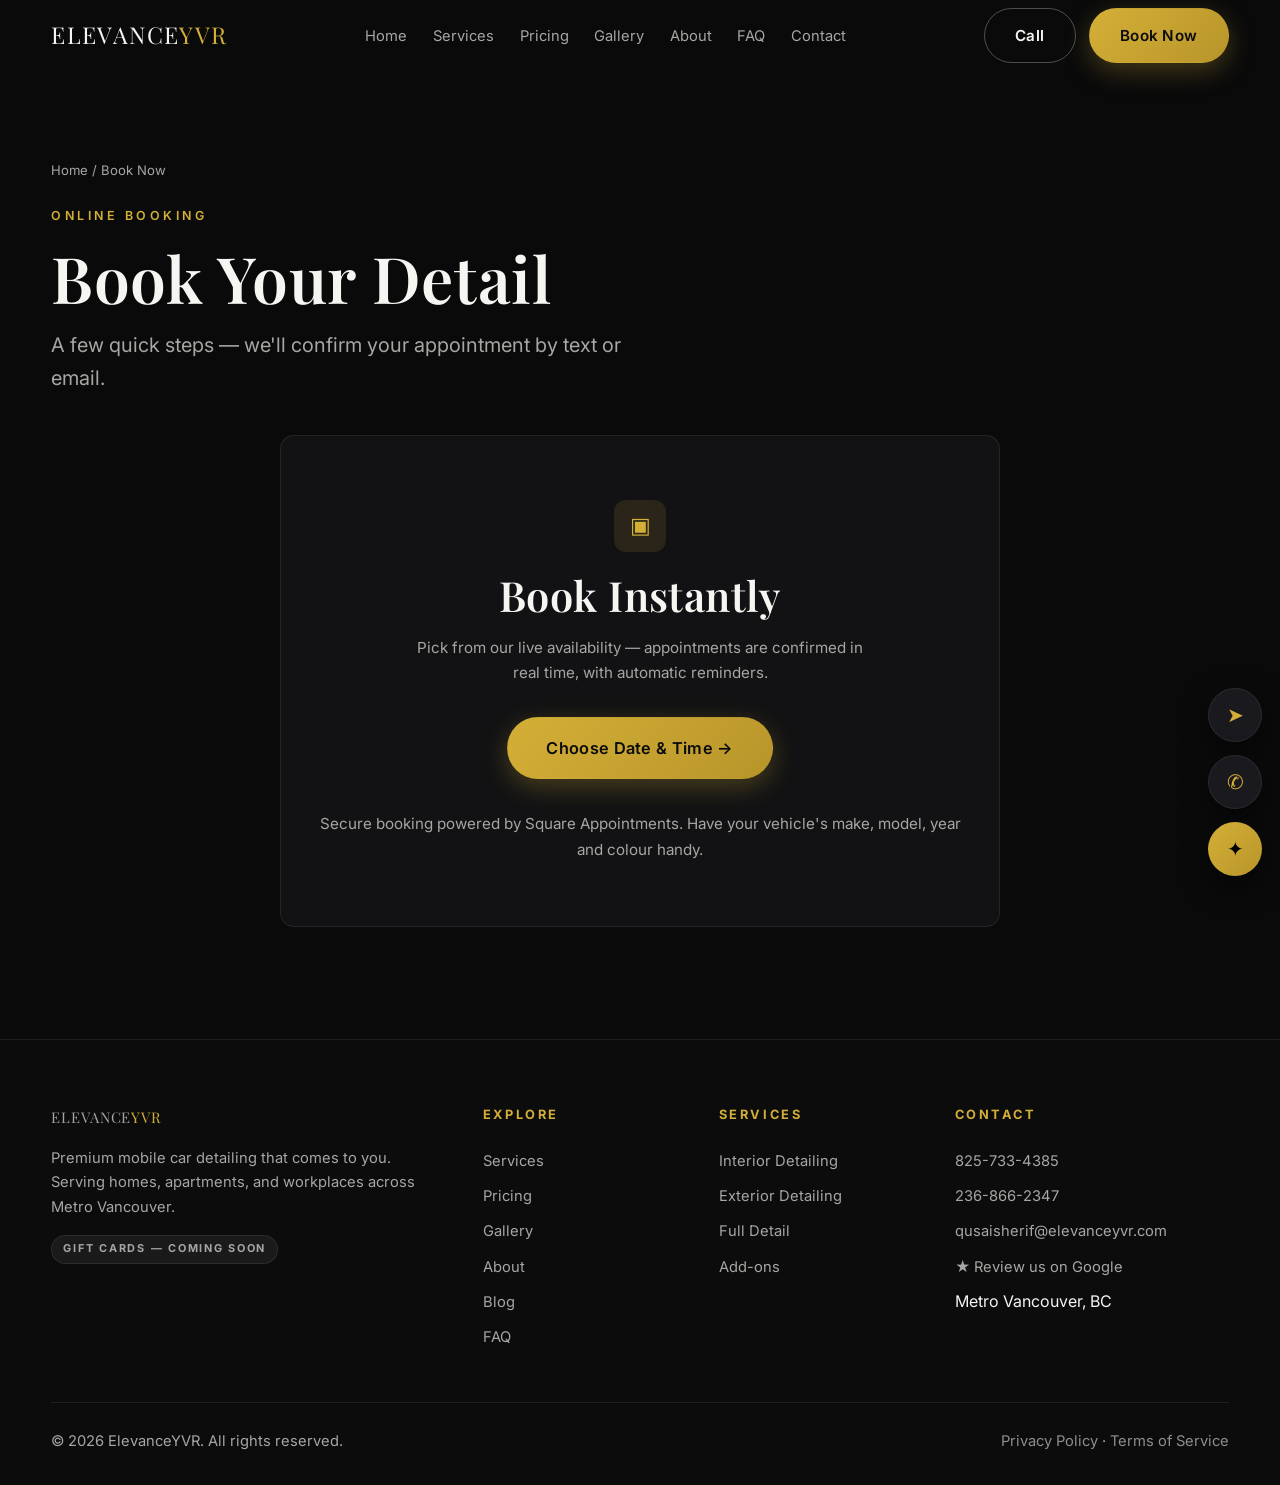
<file: booking.html>
<!DOCTYPE html>
<html lang="en-CA">
<head>
  <meta charset="UTF-8">
  <meta name="viewport" content="width=device-width, initial-scale=1.0">
  <title>Book Mobile Car Detailing Online | ElevanceYVR Vancouver</title>
  <meta name="description" content="Book your mobile detail in under two minutes. Choose your package, add-ons, date and time — we come to your home or workplace in Metro Vancouver.">
  <link rel="canonical" href="https://elevanceyvr.com/booking.html">
  <meta name="theme-color" content="#0a0a0b">
  <link rel="icon" type="image/svg+xml" href="assets/img/favicon.svg">
  <meta property="og:type" content="website">
  <meta property="og:site_name" content="ElevanceYVR">
  <meta property="og:title" content="Book Mobile Car Detailing Online | ElevanceYVR Vancouver">
  <meta property="og:description" content="Book your mobile detail in under two minutes. Choose your package, add-ons, date and time — we come to your home or workplace in Metro Vancouver.">
  <meta property="og:url" content="https://elevanceyvr.com/booking.html">
  <meta property="og:image" content="https://elevanceyvr.com/assets/img/og-image.svg">
  <meta property="og:locale" content="en_CA">
  <meta name="twitter:card" content="summary_large_image">
  <meta name="twitter:title" content="Book Mobile Car Detailing Online | ElevanceYVR Vancouver">
  <meta name="twitter:description" content="Book your mobile detail in under two minutes. Choose your package, add-ons, date and time — we come to your home or workplace in Metro Vancouver.">
  <meta name="twitter:image" content="https://elevanceyvr.com/assets/img/og-image.svg">
  <link rel="preconnect" href="https://fonts.googleapis.com">
  <link rel="preconnect" href="https://fonts.gstatic.com" crossorigin>
  <link href="https://fonts.googleapis.com/css2?family=Inter:wght@400;600;700&family=Playfair+Display:wght@500;600&display=swap" rel="stylesheet">
  <link rel="stylesheet" href="css/style.css">
</head>
<body>
  <a class="skip-link" href="#main">Skip to content</a>
  <header class="site-header">
    <div class="container nav">
      <a class="logo" href="index.html" aria-label="ElevanceYVR home">ELEVANCE<span>YVR</span></a>
      <nav aria-label="Main navigation">
        <ul class="nav-links" id="nav-links">
          <li><a href="index.html">Home</a></li>
          <li><a href="services.html">Services</a></li>
          <li><a href="pricing.html">Pricing</a></li>
          <li><a href="gallery.html">Gallery</a></li>
          <li><a href="about.html">About</a></li>
          <li><a href="faq.html">FAQ</a></li>
          <li><a href="contact.html">Contact</a></li>
        </ul>
      </nav>
      <div class="nav-cta">
        <a class="btn btn-outline" data-config="tel" href="tel:+18257334385">Call</a>
        <a class="btn btn-gold" href="booking.html">Book Now</a>
        <button class="nav-toggle" aria-expanded="false" aria-controls="nav-links" aria-label="Menu"><span></span></button>
      </div>
    </div>
  </header>
  <main id="main">
    <section class="page-hero" style="padding-bottom:1.5rem">
      <div class="container">
        <p class="breadcrumbs"><a href="index.html">Home</a> / Book Now</p>
        <p class="eyebrow">Online Booking</p>
        <h1>Book Your Detail</h1>
        <p class="lead">A few quick steps — we'll confirm your appointment by text or email.</p>
      </div>
    </section>

    <!-- ================================================================
         SQUARE APPOINTMENTS PANEL
         Shown automatically instead of the wizard when js/config.js has
         square.bookingMode = "square" and a squareBookingLink (or widget
         URL). Nothing to edit here.
         ================================================================ -->
    <section class="section" id="square-booking-panel" hidden style="padding-top:1rem">
      <div class="container">
        <div class="card confirm-panel" style="max-width:720px">
          <div class="card-icon" aria-hidden="true" style="margin-inline:auto">▣</div>
          <h2>Book Instantly</h2>
          <p class="lead mt-2" style="margin-inline:auto">Pick from our live availability — appointments are confirmed in real time, with automatic reminders.</p>
          <div id="square-widget-mount" class="mt-3"></div>
          <div class="btn-row mt-3" style="justify-content:center">
            <a id="square-booking-link" class="btn btn-gold btn-lg" href="#" target="_blank" rel="noopener">Choose Date &amp; Time →</a>
          </div>
          <p class="hint mt-3">Secure booking powered by Square Appointments. Have your vehicle's make, model, year and colour handy.</p>
        </div>
      </div>
    </section>

    <!-- ================================================================
         CUSTOM BOOKING WIZARD (default)
         ================================================================ -->
    <section class="section" id="booking-wizard" style="padding-top:0">
      <div class="container">
        <!-- Progress indicator -->
        <nav class="progress" aria-label="Booking progress">
          <p class="progress-count" aria-live="polite"><span id="progress-current">1</span> / <span id="progress-total">7</span></p>
          <ol class="progress-steps">
            <li class="progress-step current" data-step="1"><span class="dot">1</span><span class="plabel">Package</span></li>
            <li class="progress-step" data-step="2"><span class="dot">2</span><span class="plabel">Add-ons</span></li>
            <li class="progress-step" data-step="3"><span class="dot">3</span><span class="plabel">Date &amp; Time</span></li>
            <li class="progress-step" data-step="4"><span class="dot">4</span><span class="plabel">Vehicle</span></li>
            <li class="progress-step" data-step="5"><span class="dot">5</span><span class="plabel">Contact</span></li>
            <li class="progress-step" data-step="6"><span class="dot">6</span><span class="plabel">Review</span></li>
            <li class="progress-step" data-step="7"><span class="dot">7</span><span class="plabel">Payment</span></li>
          </ol>
          <div class="progress-bar"><span id="progress-fill"></span></div>
        </nav>

        <div class="booking-layout mt-3">
          <form id="booking-form" novalidate>
            <!-- STEP 1: Package -->
            <div class="wizard-step" data-step="1">
              <div class="form-section">
                <h3><span class="step-tag">STEP 1 OF 7</span>Choose Your Package</h3>
                <div class="choice-grid" role="radiogroup" aria-label="Package">
                  <label class="choice">
                    <input type="radio" name="package" value="interior" required>
                    <span class="choice-body"><strong>Interior Detailing</strong><span class="choice-price">From $189</span><p>Deep vacuum, steam clean, seats, carpets &amp; protection.</p></span>
                  </label>
                  <label class="choice">
                    <input type="radio" name="package" value="exterior">
                    <span class="choice-body"><strong>Exterior Detailing</strong><span class="choice-price">From $149</span><p>Hand wash, wheels, wax, trim &amp; glass.</p></span>
                  </label>
                  <label class="choice">
                    <input type="radio" name="package" value="full" checked>
                    <span class="choice-body"><strong>Full Detail ★</strong><span class="choice-price">From $299</span><p>Complete interior + exterior in one visit.</p></span>
                  </label>
                </div>
              </div>
            </div>

            <!-- STEP 2: Add-ons -->
            <div class="wizard-step" data-step="2" hidden>
              <div class="form-section">
                <h3><span class="step-tag">STEP 2 OF 7</span>Add-ons <span class="hint">(optional)</span></h3>
                <div class="choice-grid">
                  <label class="choice"><input type="checkbox" name="addons" value="seatshampoo">
                    <span class="choice-body"><strong>Seat Shampoo</strong><span class="choice-price">+$49</span></span></label>
                  <label class="choice"><input type="checkbox" name="addons" value="carpetshampoo">
                    <span class="choice-body"><strong>Carpet Shampoo</strong><span class="choice-price">+$49</span></span></label>
                  <label class="choice"><input type="checkbox" name="addons" value="leather">
                    <span class="choice-body"><strong>Leather Conditioning</strong><span class="choice-price">+$45</span></span></label>
                  <label class="choice"><input type="checkbox" name="addons" value="odor">
                    <span class="choice-body"><strong>Odor Treatment</strong><span class="choice-price">+$69</span></span></label>
                  <label class="choice"><input type="checkbox" disabled>
                    <span class="choice-body"><strong>Ceramic Coating</strong><span class="badge">Coming Soon</span></span></label>
                </div>
              </div>
            </div>

            <!-- STEP 3: Date & time -->
            <div class="wizard-step" data-step="3" hidden>
              <div class="form-section">
                <h3><span class="step-tag">STEP 3 OF 7</span>Pick a Date &amp; Time</h3>
                <div class="form-grid">
                  <div class="field">
                    <label for="bk-date">Preferred date <span class="req">*</span></label>
                    <input type="date" id="bk-date" name="date" required>
                    <span class="error-msg">Please choose a date (today or later).</span>
                  </div>
                  <div class="field">
                    <label for="bk-time">Preferred time <span class="req">*</span></label>
                    <select id="bk-time" name="time" required>
                      <option value="">Select a time…</option>
                      <option>8:00 AM</option><option>9:00 AM</option><option>10:00 AM</option>
                      <option>11:00 AM</option><option>12:00 PM</option><option>1:00 PM</option>
                      <option>2:00 PM</option><option>3:00 PM</option><option>4:00 PM</option>
                      <option>5:00 PM</option><option>6:00 PM (Fri/Sat)</option><option>7:00 PM (Fri/Sat)</option>
                    </select>
                    <span class="error-msg">Please choose a time.</span>
                  </div>
                </div>
                <p class="hint mt-2">This is your preferred slot — we confirm availability by text or email, usually within the hour.</p>
              </div>
            </div>

            <!-- STEP 4: Vehicle -->
            <div class="wizard-step" data-step="4" hidden>
              <div class="form-section">
                <h3><span class="step-tag">STEP 4 OF 7</span>Your Vehicle</h3>
                <div class="form-grid">
                  <div class="field">
                    <label for="bk-make">Make <span class="req">*</span></label>
                    <input type="text" id="bk-make" name="vehicleMake" placeholder="e.g. BMW" required autocomplete="off">
                    <span class="error-msg">Please enter the vehicle make.</span>
                  </div>
                  <div class="field">
                    <label for="bk-model">Model <span class="req">*</span></label>
                    <input type="text" id="bk-model" name="vehicleModel" placeholder="e.g. X5" required autocomplete="off">
                    <span class="error-msg">Please enter the vehicle model.</span>
                  </div>
                  <div class="field">
                    <label for="bk-year">Year <span class="req">*</span></label>
                    <input type="number" id="bk-year" name="vehicleYear" placeholder="e.g. 2022" min="1950" max="2027" required>
                    <span class="error-msg">Please enter a valid year.</span>
                  </div>
                  <div class="field">
                    <label for="bk-colour">Colour</label>
                    <input type="text" id="bk-colour" name="vehicleColour" placeholder="e.g. Midnight Black">
                  </div>
                </div>
              </div>
            </div>

            <!-- STEP 5: Contact & location -->
            <div class="wizard-step" data-step="5" hidden>
              <div class="form-section">
                <h3><span class="step-tag">STEP 5 OF 7</span>Where &amp; How To Reach You</h3>
                <div class="form-grid">
                  <div class="field field-full">
                    <label for="bk-address">Service address <span class="req">*</span></label>
                    <input type="text" id="bk-address" name="address" placeholder="Street address, city (e.g. 123 Main St, Burnaby)" required autocomplete="street-address">
                    <span class="error-msg">Please enter the address where we should detail your vehicle.</span>
                  </div>
                  <div class="field">
                    <label for="bk-phone">Phone <span class="req">*</span></label>
                    <input type="tel" id="bk-phone" name="phone" placeholder="604-555-0123" required autocomplete="tel" pattern="[\d\s\-\(\)\+\.]{7,}">
                    <span class="error-msg">Please enter a valid phone number.</span>
                  </div>
                  <div class="field">
                    <label for="bk-email">Email <span class="req">*</span></label>
                    <input type="email" id="bk-email" name="email" placeholder="you@email.com" required autocomplete="email">
                    <span class="error-msg">Please enter a valid email address.</span>
                  </div>
                  <div class="field field-full">
                    <label for="bk-notes">Special instructions</label>
                    <textarea id="bk-notes" name="notes" placeholder="Pet hair? Stains? Gate code? Parking instructions? Let us know."></textarea>
                  </div>
                </div>
              </div>
            </div>

            <!-- STEP 6: Review -->
            <div class="wizard-step" data-step="6" hidden>
              <div class="form-section">
                <h3><span class="step-tag">STEP 6 OF 7</span>Review Your Booking</h3>
                <div class="card" id="review-card" aria-live="polite"></div>
                <p class="hint mt-2">Something off? Use Back to make changes — nothing is sent yet.</p>
              </div>
            </div>

            <!-- STEP 7: Payment -->
            <div class="wizard-step" data-step="7" hidden>
              <div class="form-section">
                <h3><span class="step-tag">STEP 7 OF 7</span><span id="payment-title">Payment</span></h3>

                <!-- Card payment (shown when online payments are enabled) -->
                <div id="payment-online" hidden>
                  <div class="card">
                    <div class="summary-row"><span id="pay-label">Due now</span><strong id="pay-amount">$0</strong></div>
                    <div class="summary-row" id="pay-remainder-row"><span>Remainder on completion</span><strong id="pay-remainder">$0</strong></div>
                    <!-- Square Web Payments SDK mounts the secure card form here.
                         Card details go directly to Square — never to this site. -->
                    <div id="card-container" class="mt-3"></div>
                    <p class="error-msg" id="card-error" style="display:none"></p>
                    <p class="hint mt-2">🔒 Payments are processed securely by Square. Your card details never touch our servers.</p>
                  </div>
                </div>

                <!-- Pay-after-service (default / fallback) -->
                <div id="payment-offline" hidden>
                  <div class="choice-grid" role="radiogroup" aria-label="Preferred payment method">
                    <label class="choice"><input type="radio" name="payment" value="Cash" checked>
                      <span class="choice-body"><strong>Cash</strong><p>Pay after the detail is done.</p></span></label>
                    <label class="choice"><input type="radio" name="payment" value="E-transfer">
                      <span class="choice-body"><strong>E-transfer</strong><p>Interac e-transfer on completion.</p></span></label>
                    <label class="choice"><input type="radio" name="payment" value="Credit / Debit Card (Square)">
                      <span class="choice-body"><strong>Credit / Debit Card</strong><p>Tap, chip or swipe — processed by Square on completion.</p></span></label>
                  </div>
                  <p class="hint mt-2">You never pay until the detail is complete and you've inspected the results.</p>
                </div>
              </div>
            </div>

            <!-- Wizard navigation -->
            <div class="wizard-nav">
              <button type="button" class="btn btn-outline" id="wiz-back" hidden>← Back</button>
              <button type="button" class="btn btn-gold btn-lg" id="wiz-next">Continue →</button>
              <button type="submit" class="btn btn-gold btn-lg" id="wiz-submit" hidden>Confirm Booking →</button>
            </div>
          </form>

          <!-- Live summary -->
          <aside class="card summary-card" aria-live="polite" aria-label="Booking summary">
            <h3>Your Booking</h3>
            <div id="summary-rows" class="mt-2">
              <div class="summary-row"><span>Package</span><strong id="sum-package">Full Detail</strong></div>
              <div class="summary-row"><span>Add-ons</span><strong id="sum-addons">None</strong></div>
              <div class="summary-row"><span>Date</span><strong id="sum-date">—</strong></div>
              <div class="summary-row"><span>Time</span><strong id="sum-time">—</strong></div>
              <div class="summary-row"><span>Vehicle</span><strong id="sum-vehicle">—</strong></div>
            </div>
            <div class="summary-total"><span>Estimated total</span><span id="sum-total">$299</span></div>
            <div class="summary-row" id="sum-deposit-row" hidden><span>Deposit due online</span><strong id="sum-deposit">$0</strong></div>
            <p class="hint mt-2">Starting price — final quote confirmed on arrival based on vehicle size &amp; condition.</p>
          </aside>
        </div>
      </div>

      <!-- Confirmation (hidden until submit) -->
      <div class="container" id="booking-confirm" hidden>
        <div class="card confirm-panel">
          <div class="confirm-check" aria-hidden="true">✓</div>
          <h2 id="confirm-title">Booking Request Received!</h2>
          <p class="lead mt-2" style="margin-inline:auto" id="confirm-sub">Thank you — we'll confirm your appointment shortly by text or email.</p>
          <div class="confirm-details" id="confirm-details"></div>
          <div class="btn-row" style="justify-content:center">
            <a class="btn btn-gold" href="index.html">Back to Home</a>
            <a class="btn btn-outline" data-config="tel" href="tel:+18257334385">Questions? Call Us</a>
          </div>
        </div>
      </div>
    </section>
  </main>
  <footer class="site-footer">
    <div class="container">
      <div class="footer-grid">
        <div>
          <a class="logo" href="index.html">ELEVANCE<span>YVR</span></a>
          <p class="mt-2">Premium mobile car detailing that comes to you. Serving homes, apartments, and workplaces across Metro Vancouver.</p>
          <p class="mt-2"><span class="badge badge-muted">Gift Cards — Coming Soon</span></p>
        </div>
        <div>
          <h4>Explore</h4>
          <ul>
            <li><a href="services.html">Services</a></li>
            <li><a href="pricing.html">Pricing</a></li>
            <li><a href="gallery.html">Gallery</a></li>
            <li><a href="about.html">About</a></li>
            <li><a href="blog/index.html">Blog</a></li>
            <li><a href="faq.html">FAQ</a></li>
          </ul>
        </div>
        <div>
          <h4>Services</h4>
          <ul>
            <li><a href="services.html#interior">Interior Detailing</a></li>
            <li><a href="services.html#exterior">Exterior Detailing</a></li>
            <li><a href="services.html#full">Full Detail</a></li>
            <li><a href="services.html#addons">Add-ons</a></li>
          </ul>
        </div>
        <div>
          <h4>Contact</h4>
          <ul>
            <li><a data-config="tel" href="tel:+18257334385" data-config-text>825-733-4385</a></li>
            <li><a data-config="tel2" href="tel:+12368662347" data-config-text>236-866-2347</a></li>
            <li><a data-config="mailto" href="mailto:qusaisherif@elevanceyvr.com" data-config-text>qusaisherif@elevanceyvr.com</a></li>
            <li><a data-config="review" href="#" target="_blank" rel="noopener">★ Review us on Google</a></li>
            <li>Metro Vancouver, BC</li>
          </ul>
        </div>
      </div>
      <div class="footer-bottom">
        <p>© <span data-year>2026</span> ElevanceYVR. All rights reserved.</p>
        <p><a href="privacy.html">Privacy Policy</a> · <a href="terms.html">Terms of Service</a></p>
      </div>
    </div>
  </footer>
  <div class="fab-stack">
    <a class="fab" data-config="directions" href="#" target="_blank" rel="noopener" aria-label="Get directions" title="Directions">➤</a>
    <a class="fab" data-config="tel" href="tel:+18257334385" aria-label="Call ElevanceYVR" title="Call">✆</a>
    <a class="fab fab-book" href="booking.html" aria-label="Book now" title="Book Now">✦</a>
  </div>
  <nav class="mobile-nav" aria-label="Quick actions">
    <ul>
      <li><a data-config="tel" href="tel:+18257334385"><span aria-hidden="true">✆</span><span>Call</span></a></li>
      <li><a class="primary" href="booking.html"><span aria-hidden="true">✦</span><span>Book</span></a></li>
      <li><a data-config="directions" href="#" target="_blank" rel="noopener"><span aria-hidden="true">➤</span><span>Directions</span></a></li>
    </ul>
  </nav>
  <script src="js/config.js"></script>
  <script src="js/main.js" defer></script>
  <script src="js/booking.js" defer></script>
</body>
</html>
</file>
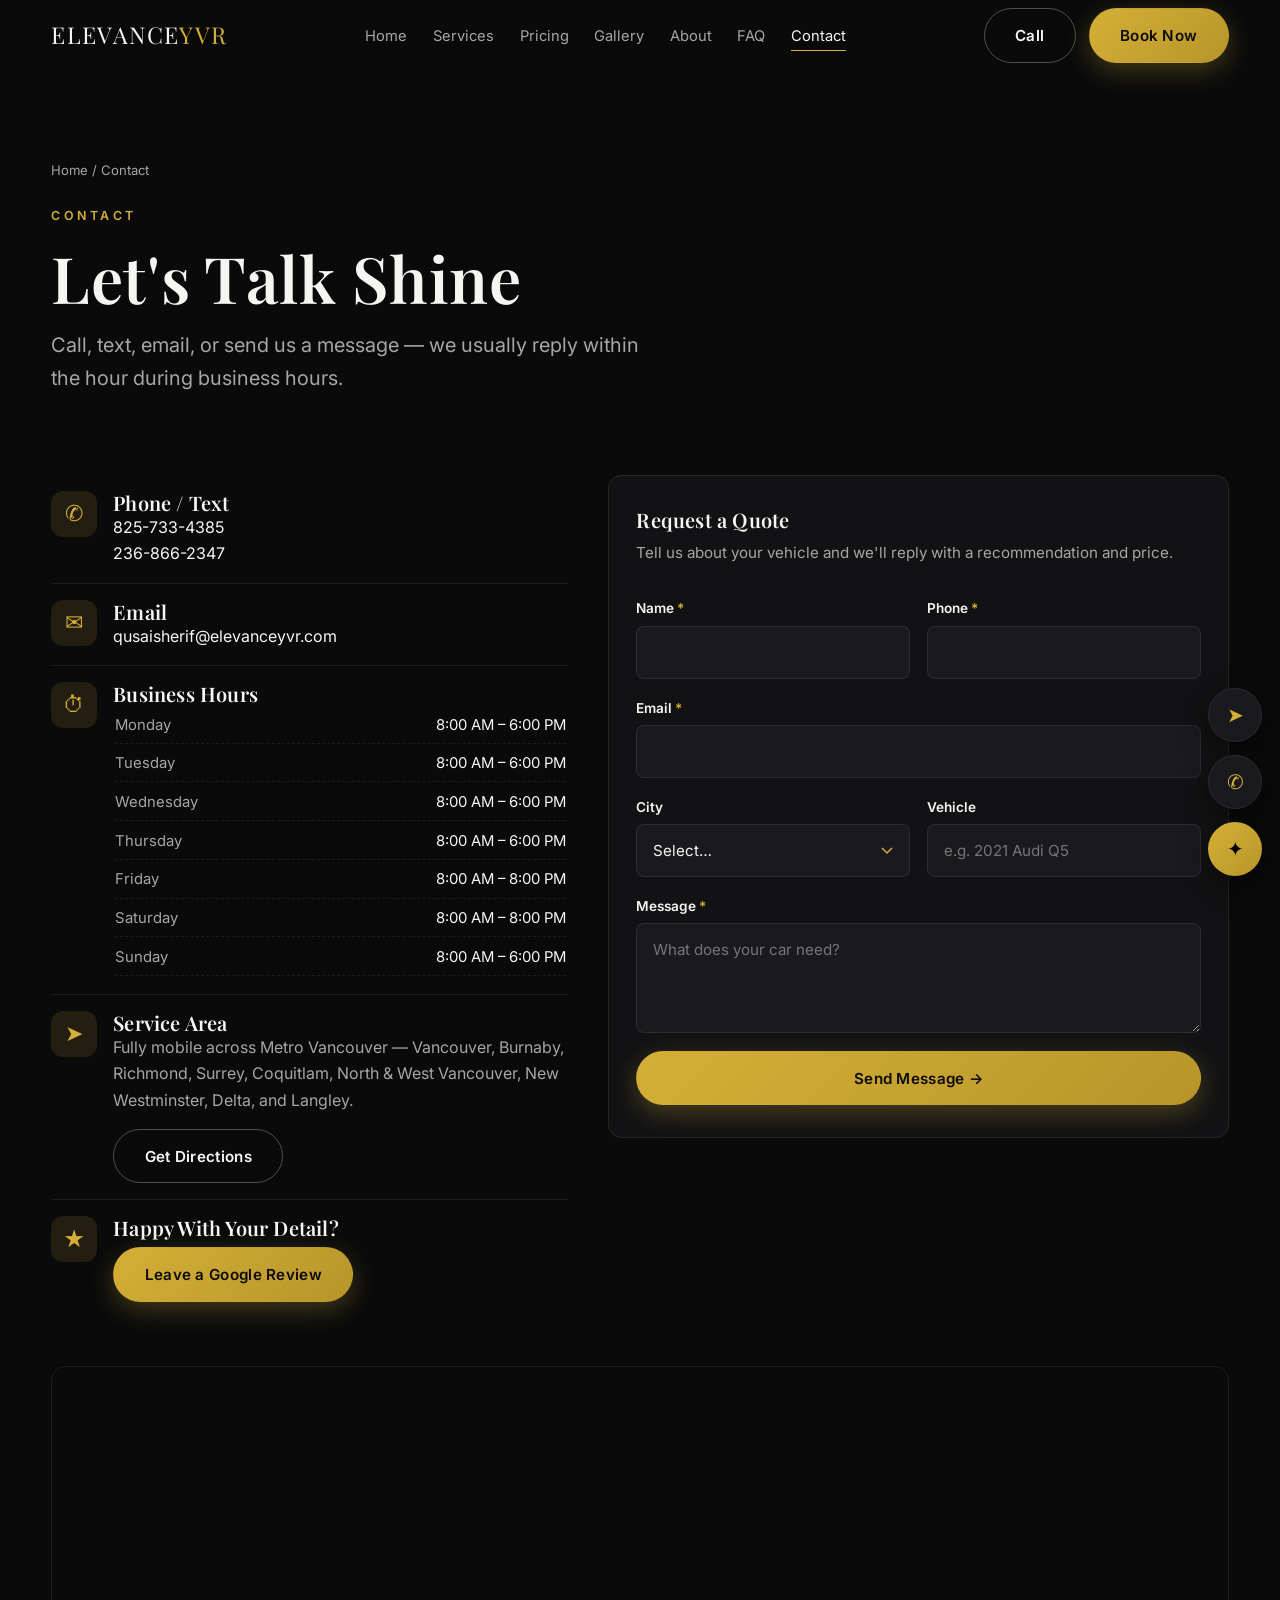
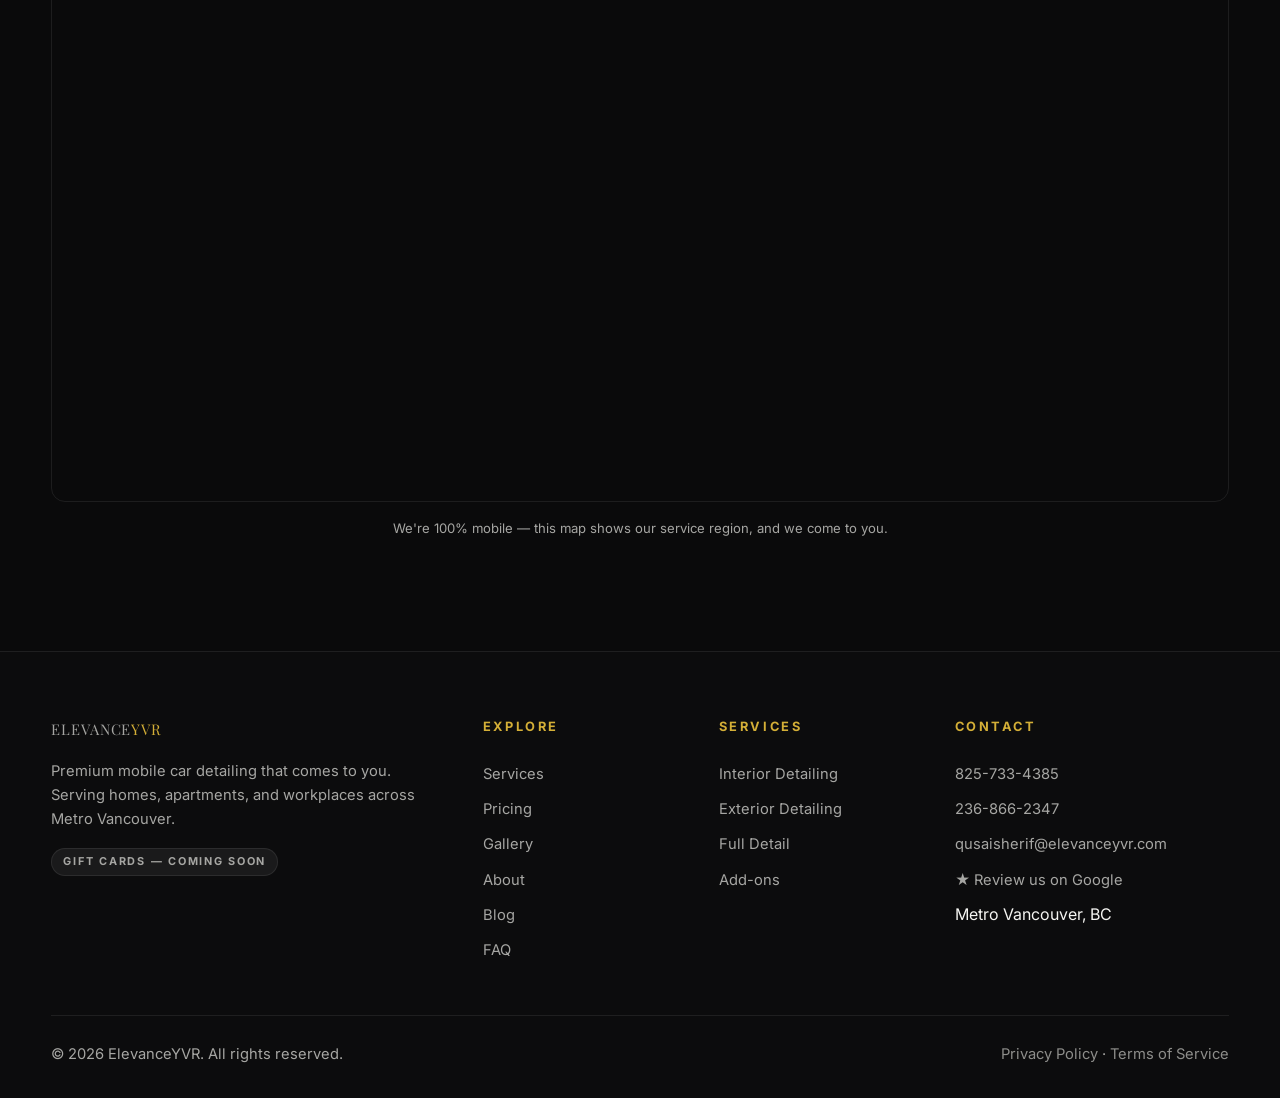
<file: contact.html>
<!DOCTYPE html>
<html lang="en-CA">
<head>
  <meta charset="UTF-8">
  <meta name="viewport" content="width=device-width, initial-scale=1.0">
  <title>Contact ElevanceYVR | Call, Text or Request a Quote</title>
  <meta name="description" content="Call 825-733-4385, text, email, or request a quote online. Mobile car detailing across Vancouver, Burnaby, Richmond, Surrey and Metro Vancouver.">
  <link rel="canonical" href="https://elevanceyvr.com/contact.html">
  <meta name="theme-color" content="#0a0a0b">
  <link rel="icon" type="image/svg+xml" href="assets/img/favicon.svg">
  <meta property="og:type" content="website">
  <meta property="og:site_name" content="ElevanceYVR">
  <meta property="og:title" content="Contact ElevanceYVR | Call, Text or Request a Quote">
  <meta property="og:description" content="Call 825-733-4385, text, email, or request a quote online. Mobile car detailing across Vancouver, Burnaby, Richmond, Surrey and Metro Vancouver.">
  <meta property="og:url" content="https://elevanceyvr.com/contact.html">
  <meta property="og:image" content="https://elevanceyvr.com/assets/img/og-image.svg">
  <meta property="og:locale" content="en_CA">
  <meta name="twitter:card" content="summary_large_image">
  <meta name="twitter:title" content="Contact ElevanceYVR | Call, Text or Request a Quote">
  <meta name="twitter:description" content="Call 825-733-4385, text, email, or request a quote online. Mobile car detailing across Vancouver, Burnaby, Richmond, Surrey and Metro Vancouver.">
  <meta name="twitter:image" content="https://elevanceyvr.com/assets/img/og-image.svg">
  <link rel="preconnect" href="https://fonts.googleapis.com">
  <link rel="preconnect" href="https://fonts.gstatic.com" crossorigin>
  <link href="https://fonts.googleapis.com/css2?family=Inter:wght@400;600;700&family=Playfair+Display:wght@500;600&display=swap" rel="stylesheet">
  <link rel="stylesheet" href="css/style.css">
</head>
<body>
  <a class="skip-link" href="#main">Skip to content</a>
  <header class="site-header">
    <div class="container nav">
      <a class="logo" href="index.html" aria-label="ElevanceYVR home">ELEVANCE<span>YVR</span></a>
      <nav aria-label="Main navigation">
        <ul class="nav-links" id="nav-links">
          <li><a href="index.html">Home</a></li>
          <li><a href="services.html">Services</a></li>
          <li><a href="pricing.html">Pricing</a></li>
          <li><a href="gallery.html">Gallery</a></li>
          <li><a href="about.html">About</a></li>
          <li><a href="faq.html">FAQ</a></li>
          <li><a href="contact.html" aria-current="page">Contact</a></li>
        </ul>
      </nav>
      <div class="nav-cta">
        <a class="btn btn-outline" data-config="tel" href="tel:+18257334385">Call</a>
        <a class="btn btn-gold" href="booking.html">Book Now</a>
        <button class="nav-toggle" aria-expanded="false" aria-controls="nav-links" aria-label="Menu"><span></span></button>
      </div>
    </div>
  </header>
  <main id="main">
    <section class="page-hero">
      <div class="container">
        <p class="breadcrumbs"><a href="index.html">Home</a> / Contact</p>
        <p class="eyebrow">Contact</p>
        <h1>Let's Talk Shine</h1>
        <p class="lead">Call, text, email, or send us a message — we usually reply within the hour during business hours.</p>
      </div>
    </section>

    <section class="section" style="padding-top:1rem">
      <div class="container contact-grid">
        <!-- Contact details -->
        <div class="reveal">
          <div class="contact-item">
            <div class="card-icon" aria-hidden="true">✆</div>
            <div><h3>Phone / Text</h3>
              <p><a data-config="tel" href="tel:+18257334385" data-config-text>825-733-4385</a></p>
              <p><a data-config="tel2" href="tel:+12368662347" data-config-text>236-866-2347</a></p>
            </div>
          </div>
          <div class="contact-item">
            <div class="card-icon" aria-hidden="true">✉</div>
            <div><h3>Email</h3><p><a data-config="mailto" href="mailto:qusaisherif@elevanceyvr.com" data-config-text>qusaisherif@elevanceyvr.com</a></p></div>
          </div>
          <div class="contact-item">
            <div class="card-icon" aria-hidden="true">⏱</div>
            <div style="flex:1"><h3>Business Hours</h3>
              <table class="hours-table"><tbody data-hours></tbody></table>
            </div>
          </div>
          <div class="contact-item">
            <div class="card-icon" aria-hidden="true">➤</div>
            <div><h3>Service Area</h3>
              <p style="color:var(--muted)">Fully mobile across Metro Vancouver — Vancouver, Burnaby, Richmond, Surrey, Coquitlam, North &amp; West Vancouver, New Westminster, Delta, and Langley.</p>
              <a class="btn btn-outline mt-2" data-config="directions" href="#" target="_blank" rel="noopener">Get Directions</a>
            </div>
          </div>
          <div class="contact-item" style="border-bottom:0">
            <div class="card-icon" aria-hidden="true">★</div>
            <div><h3>Happy With Your Detail?</h3>
              <a class="btn btn-gold mt-1" data-config="review" href="#" target="_blank" rel="noopener">Leave a Google Review</a>
            </div>
          </div>
        </div>

        <!-- Quote / contact form -->
        <div class="reveal reveal-d1" id="quote">
          <div class="card">
            <h3>Request a Quote</h3>
            <p class="hint mt-1">Tell us about your vehicle and we'll reply with a recommendation and price.</p>
            <form id="contact-form" class="form-grid mt-3" novalidate>
              <div class="field">
                <label for="ct-name">Name <span class="req">*</span></label>
                <input type="text" id="ct-name" name="name" required autocomplete="name">
              </div>
              <div class="field">
                <label for="ct-phone">Phone <span class="req">*</span></label>
                <input type="tel" id="ct-phone" name="phone" required autocomplete="tel">
              </div>
              <div class="field field-full">
                <label for="ct-email">Email <span class="req">*</span></label>
                <input type="email" id="ct-email" name="email" required autocomplete="email">
              </div>
              <div class="field">
                <label for="ct-city">City</label>
                <select id="ct-city" name="city">
                  <option value="">Select…</option>
                  <option>Vancouver</option><option>Burnaby</option><option>Richmond</option>
                  <option>Surrey</option><option>Coquitlam</option><option>North Vancouver</option>
                  <option>West Vancouver</option><option>New Westminster</option><option>Delta</option><option>Langley</option>
                </select>
              </div>
              <div class="field">
                <label for="ct-vehicle">Vehicle</label>
                <input type="text" id="ct-vehicle" name="vehicle" placeholder="e.g. 2021 Audi Q5">
              </div>
              <div class="field field-full">
                <label for="ct-msg">Message <span class="req">*</span></label>
                <textarea id="ct-msg" name="message" required placeholder="What does your car need?"></textarea>
              </div>
              <div class="field-full">
                <button type="submit" class="btn btn-gold btn-block">Send Message →</button>
              </div>
            </form>
            <div id="contact-status" hidden>
              <div class="confirm-check" aria-hidden="true" style="margin-top:1rem">✓</div>
              <h3 class="center mt-2">Message received!</h3>
              <p class="center hint mt-1">We'll get back to you shortly. In a hurry? Call <a data-config="tel" href="tel:+18257334385" data-config-text>825-733-4385</a>.</p>
            </div>
          </div>
        </div>
      </div>

      <!-- Map -->
      <div class="container mt-4 reveal">
        <div class="map-embed">
          <iframe title="ElevanceYVR service area map — Metro Vancouver"
            src="https://www.google.com/maps?q=Metro+Vancouver,+BC&z=10&output=embed"
            loading="lazy" referrerpolicy="no-referrer-when-downgrade" allowfullscreen></iframe>
        </div>
        <p class="hint mt-2 center">We're 100% mobile — this map shows our service region, and we come to you.</p>
      </div>
    </section>
  </main>
  <footer class="site-footer">
    <div class="container">
      <div class="footer-grid">
        <div>
          <a class="logo" href="index.html">ELEVANCE<span>YVR</span></a>
          <p class="mt-2">Premium mobile car detailing that comes to you. Serving homes, apartments, and workplaces across Metro Vancouver.</p>
          <p class="mt-2"><span class="badge badge-muted">Gift Cards — Coming Soon</span></p>
        </div>
        <div>
          <h4>Explore</h4>
          <ul>
            <li><a href="services.html">Services</a></li>
            <li><a href="pricing.html">Pricing</a></li>
            <li><a href="gallery.html">Gallery</a></li>
            <li><a href="about.html">About</a></li>
            <li><a href="blog/index.html">Blog</a></li>
            <li><a href="faq.html">FAQ</a></li>
          </ul>
        </div>
        <div>
          <h4>Services</h4>
          <ul>
            <li><a href="services.html#interior">Interior Detailing</a></li>
            <li><a href="services.html#exterior">Exterior Detailing</a></li>
            <li><a href="services.html#full">Full Detail</a></li>
            <li><a href="services.html#addons">Add-ons</a></li>
          </ul>
        </div>
        <div>
          <h4>Contact</h4>
          <ul>
            <li><a data-config="tel" href="tel:+18257334385" data-config-text>825-733-4385</a></li>
            <li><a data-config="tel2" href="tel:+12368662347" data-config-text>236-866-2347</a></li>
            <li><a data-config="mailto" href="mailto:qusaisherif@elevanceyvr.com" data-config-text>qusaisherif@elevanceyvr.com</a></li>
            <li><a data-config="review" href="#" target="_blank" rel="noopener">★ Review us on Google</a></li>
            <li>Metro Vancouver, BC</li>
          </ul>
        </div>
      </div>
      <div class="footer-bottom">
        <p>© <span data-year>2026</span> ElevanceYVR. All rights reserved.</p>
        <p><a href="privacy.html">Privacy Policy</a> · <a href="terms.html">Terms of Service</a></p>
      </div>
    </div>
  </footer>
  <div class="fab-stack">
    <a class="fab" data-config="directions" href="#" target="_blank" rel="noopener" aria-label="Get directions" title="Directions">➤</a>
    <a class="fab" data-config="tel" href="tel:+18257334385" aria-label="Call ElevanceYVR" title="Call">✆</a>
    <a class="fab fab-book" href="booking.html" aria-label="Book now" title="Book Now">✦</a>
  </div>
  <nav class="mobile-nav" aria-label="Quick actions">
    <ul>
      <li><a data-config="tel" href="tel:+18257334385"><span aria-hidden="true">✆</span><span>Call</span></a></li>
      <li><a class="primary" href="booking.html"><span aria-hidden="true">✦</span><span>Book</span></a></li>
      <li><a data-config="directions" href="#" target="_blank" rel="noopener"><span aria-hidden="true">➤</span><span>Directions</span></a></li>
    </ul>
  </nav>
  <script src="js/config.js"></script>
  <script src="js/main.js" defer></script>
</body>
</html>
</file>
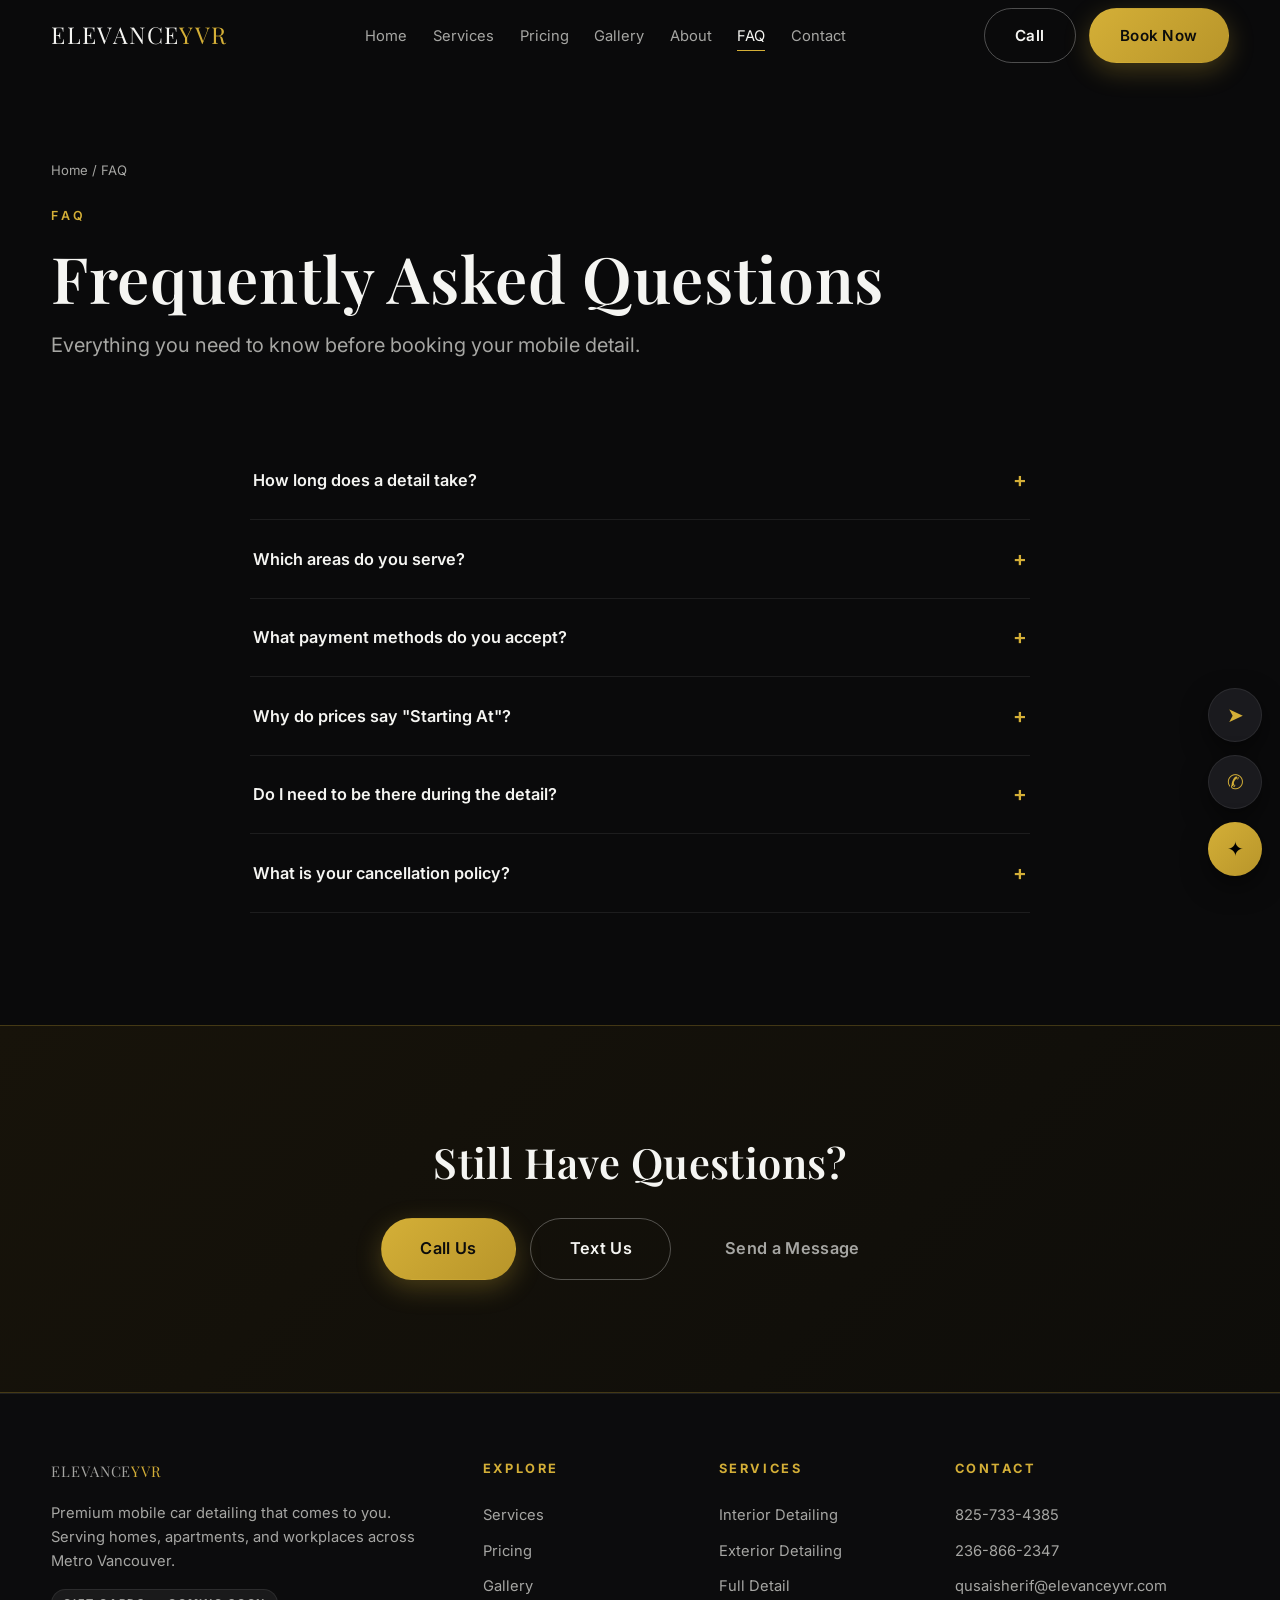
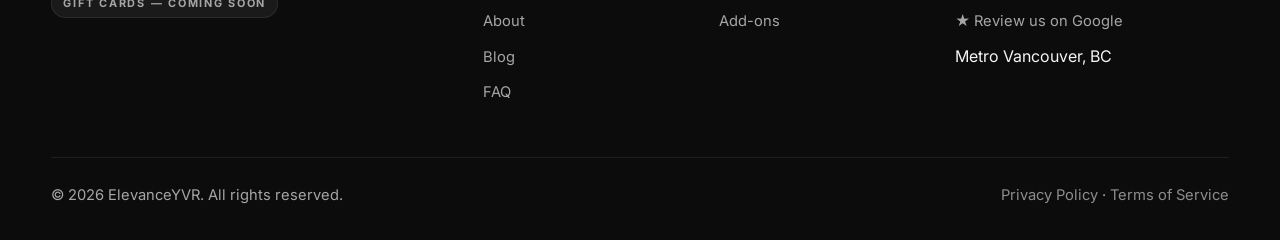
<file: faq.html>
<!DOCTYPE html>
<html lang="en-CA">
<head>
  <meta charset="UTF-8">
  <meta name="viewport" content="width=device-width, initial-scale=1.0">
  <title>Mobile Detailing FAQ | ElevanceYVR Vancouver</title>
  <meta name="description" content="Answers to common questions about mobile car detailing in Metro Vancouver: water & power, timing, weather, payment, pricing and more.">
  <link rel="canonical" href="https://elevanceyvr.com/faq.html">
  <meta name="theme-color" content="#0a0a0b">
  <link rel="icon" type="image/svg+xml" href="assets/img/favicon.svg">
  <meta property="og:type" content="website">
  <meta property="og:site_name" content="ElevanceYVR">
  <meta property="og:title" content="Mobile Detailing FAQ | ElevanceYVR Vancouver">
  <meta property="og:description" content="Answers to common questions about mobile car detailing in Metro Vancouver: water & power, timing, weather, payment, pricing and more.">
  <meta property="og:url" content="https://elevanceyvr.com/faq.html">
  <meta property="og:image" content="https://elevanceyvr.com/assets/img/og-image.svg">
  <meta property="og:locale" content="en_CA">
  <meta name="twitter:card" content="summary_large_image">
  <meta name="twitter:title" content="Mobile Detailing FAQ | ElevanceYVR Vancouver">
  <meta name="twitter:description" content="Answers to common questions about mobile car detailing in Metro Vancouver: water & power, timing, weather, payment, pricing and more.">
  <meta name="twitter:image" content="https://elevanceyvr.com/assets/img/og-image.svg">
  <link rel="preconnect" href="https://fonts.googleapis.com">
  <link rel="preconnect" href="https://fonts.gstatic.com" crossorigin>
  <link href="https://fonts.googleapis.com/css2?family=Inter:wght@400;600;700&family=Playfair+Display:wght@500;600&display=swap" rel="stylesheet">
  <link rel="stylesheet" href="css/style.css">
</head>
<body>
  <a class="skip-link" href="#main">Skip to content</a>
  <header class="site-header">
    <div class="container nav">
      <a class="logo" href="index.html" aria-label="ElevanceYVR home">ELEVANCE<span>YVR</span></a>
      <nav aria-label="Main navigation">
        <ul class="nav-links" id="nav-links">
          <li><a href="index.html">Home</a></li>
          <li><a href="services.html">Services</a></li>
          <li><a href="pricing.html">Pricing</a></li>
          <li><a href="gallery.html">Gallery</a></li>
          <li><a href="about.html">About</a></li>
          <li><a href="faq.html" aria-current="page">FAQ</a></li>
          <li><a href="contact.html">Contact</a></li>
        </ul>
      </nav>
      <div class="nav-cta">
        <a class="btn btn-outline" data-config="tel" href="tel:+18257334385">Call</a>
        <a class="btn btn-gold" href="booking.html">Book Now</a>
        <button class="nav-toggle" aria-expanded="false" aria-controls="nav-links" aria-label="Menu"><span></span></button>
      </div>
    </div>
  </header>
  <main id="main">
    <section class="page-hero">
      <div class="container">
        <p class="breadcrumbs"><a href="index.html">Home</a> / FAQ</p>
        <p class="eyebrow">FAQ</p>
        <h1>Frequently Asked Questions</h1>
        <p class="lead">Everything you need to know before booking your mobile detail.</p>
      </div>
    </section>

    <section class="section" style="padding-top:1rem">
      <div class="container">
        <div class="faq-list">
          <div class="faq-item">
            <button class="faq-q" aria-expanded="false" aria-controls="fq1">How long does a detail take?<span class="faq-icon" aria-hidden="true">+</span></button>
            <div class="faq-a" id="fq1"><p>Most appointments take between 2 and 5 hours depending on the service and your vehicle's size and condition. Exterior Detailing typically runs 1.5–2 hours, Interior Detailing 2–3 hours, and a Full Detail 4–5 hours. We confirm a time estimate when we confirm your booking.</p></div>
          </div>
          <div class="faq-item">
            <button class="faq-q" aria-expanded="false" aria-controls="fq2">Which areas do you serve?<span class="faq-icon" aria-hidden="true">+</span></button>
            <div class="faq-a" id="fq2"><p>We serve all of Metro Vancouver — Vancouver, Burnaby, Richmond, Surrey, Coquitlam, North Vancouver, West Vancouver, New Westminster, Delta, and Langley — at your home, apartment, or workplace.</p></div>
          </div>
          <div class="faq-item">
            <button class="faq-q" aria-expanded="false" aria-controls="fq3">What payment methods do you accept?<span class="faq-icon" aria-hidden="true">+</span></button>
            <div class="faq-a" id="fq3"><p>We accept credit cards (processed securely through Square), debit cards, cash, and Interac e-transfer. Payment is collected once your detail is complete and you've inspected the results.</p></div>
          </div>
          <div class="faq-item">
            <button class="faq-q" aria-expanded="false" aria-controls="fq4">Why do prices say "Starting At"?<span class="faq-icon" aria-hidden="true">+</span></button>
            <div class="faq-a" id="fq4"><p>Listed prices reflect sedans in average condition. Larger vehicles and heavily soiled interiors require more time and product, so your final quote may vary. We always confirm your exact price before any work begins — no surprises.</p></div>
          </div>
          <div class="faq-item">
            <button class="faq-q" aria-expanded="false" aria-controls="fq5">Do I need to be there during the detail?<span class="faq-icon" aria-hidden="true">+</span></button>
            <div class="faq-a" id="fq5"><p>No. Many customers simply hand us the keys and carry on with their day. We only need access to the vehicle at the start, plus a quick walkaround — in person or by photos — when we're done.</p></div>
          </div>
          <div class="faq-item">
            <button class="faq-q" aria-expanded="false" aria-controls="fq6">What is your cancellation policy?<span class="faq-icon" aria-hidden="true">+</span></button>
            <div class="faq-a" id="fq6"><p>Plans change — we understand. Cancel or reschedule free of charge with at least 24 hours' notice by phone, text, or email. See our <a href="terms.html" style="color:var(--gold)">Terms of Service</a> for full details.</p></div>
          </div>
        </div>
      </div>
    </section>

    <!-- FAQPage structured data for rich results -->
    <script type="application/ld+json">
    {
      "@context": "https://schema.org",
      "@type": "FAQPage",
      "mainEntity": [
        {"@type": "Question", "name": "How long does a detail take?", "acceptedAnswer": {"@type": "Answer", "text": "Most appointments take between 2 and 5 hours. Exterior Detailing typically runs 1.5–2 hours, Interior Detailing 2–3 hours, and a Full Detail 4–5 hours, depending on vehicle size and condition."}},
        {"@type": "Question", "name": "Which areas do you serve?", "acceptedAnswer": {"@type": "Answer", "text": "All of Metro Vancouver: Vancouver, Burnaby, Richmond, Surrey, Coquitlam, North Vancouver, West Vancouver, New Westminster, Delta, and Langley — at your home, apartment, or workplace."}},
        {"@type": "Question", "name": "What payment methods do you accept?", "acceptedAnswer": {"@type": "Answer", "text": "Credit cards (processed securely through Square), debit cards, cash, and Interac e-transfer. Payment is collected once your detail is complete."}},
        {"@type": "Question", "name": "Why do prices say Starting At?", "acceptedAnswer": {"@type": "Answer", "text": "Listed prices reflect sedans in average condition. Larger vehicles and heavily soiled interiors take more time and product; we always confirm your exact price before any work begins."}},
        {"@type": "Question", "name": "Do I need to be there during the detail?", "acceptedAnswer": {"@type": "Answer", "text": "No — many customers hand us the keys and get on with their day. We only need access to the vehicle at the start and a quick walkaround at the end."}},
        {"@type": "Question", "name": "What is your cancellation policy?", "acceptedAnswer": {"@type": "Answer", "text": "Cancel or reschedule free of charge with at least 24 hours' notice by phone, text, or email."}}
      ]
    }
    </script>

    <section class="section cta-band">
      <div class="container center reveal">
        <h2>Still Have Questions?</h2>
        <div class="btn-row mt-3" style="justify-content:center">
          <a class="btn btn-gold btn-lg" data-config="tel" href="tel:+18257334385">Call Us</a>
          <a class="btn btn-outline btn-lg" data-config="sms" href="sms:+18257334385">Text Us</a>
          <a class="btn btn-ghost btn-lg" href="contact.html#quote">Send a Message</a>
        </div>
      </div>
    </section>
                                                                                                                                                                                                                                                                                                                                                                                                                                                                                                                                                                                                                                                                                                                                                                                                                                                                                                                                                                                                                                                                                                                                                                                                                                                                                                                                                                                                                                                                                                                                                                                                                                                                                                                                                                                                                                                                                                                                                        </main>
  <footer class="site-footer">
    <div class="container">
      <div class="footer-grid">
        <div>
          <a class="logo" href="index.html">ELEVANCE<span>YVR</span></a>
          <p class="mt-2">Premium mobile car detailing that comes to you. Serving homes, apartments, and workplaces across Metro Vancouver.</p>
          <p class="mt-2"><span class="badge badge-muted">Gift Cards — Coming Soon</span></p>
        </div>
        <div>
          <h4>Explore</h4>
          <ul>
            <li><a href="services.html">Services</a></li>
            <li><a href="pricing.html">Pricing</a></li>
            <li><a href="gallery.html">Gallery</a></li>
            <li><a href="about.html">About</a></li>
            <li><a href="blog/index.html">Blog</a></li>
            <li><a href="faq.html">FAQ</a></li>
          </ul>
        </div>
        <div>
          <h4>Services</h4>
          <ul>
            <li><a href="services.html#interior">Interior Detailing</a></li>
            <li><a href="services.html#exterior">Exterior Detailing</a></li>
            <li><a href="services.html#full">Full Detail</a></li>
            <li><a href="services.html#addons">Add-ons</a></li>
          </ul>
        </div>
        <div>
          <h4>Contact</h4>
          <ul>
            <li><a data-config="tel" href="tel:+18257334385" data-config-text>825-733-4385</a></li>
            <li><a data-config="tel2" href="tel:+12368662347" data-config-text>236-866-2347</a></li>
            <li><a data-config="mailto" href="mailto:qusaisherif@elevanceyvr.com" data-config-text>qusaisherif@elevanceyvr.com</a></li>
            <li><a data-config="review" href="#" target="_blank" rel="noopener">★ Review us on Google</a></li>
            <li>Metro Vancouver, BC</li>
          </ul>
        </div>
      </div>
      <div class="footer-bottom">
        <p>© <span data-year>2026</span> ElevanceYVR. All rights reserved.</p>
        <p><a href="privacy.html">Privacy Policy</a> · <a href="terms.html">Terms of Service</a></p>
      </div>
    </div>
  </footer>
  <div class="fab-stack">
    <a class="fab" data-config="directions" href="#" target="_blank" rel="noopener" aria-label="Get directions" title="Directions">➤</a>
    <a class="fab" data-config="tel" href="tel:+18257334385" aria-label="Call ElevanceYVR" title="Call">✆</a>
    <a class="fab fab-book" href="booking.html" aria-label="Book now" title="Book Now">✦</a>
  </div>
  <nav class="mobile-nav" aria-label="Quick actions">
    <ul>
      <li><a data-config="tel" href="tel:+18257334385"><span aria-hidden="true">✆</span><span>Call</span></a></li>
      <li><a class="primary" href="booking.html"><span aria-hidden="true">✦</span><span>Book</span></a></li>
      <li><a data-config="directions" href="#" target="_blank" rel="noopener"><span aria-hidden="true">➤</span><span>Directions</span></a></li>
    </ul>
  </nav>
  <script src="js/config.js"></script>
  <script src="js/main.js" defer></script>
</body>
</html>
</file>
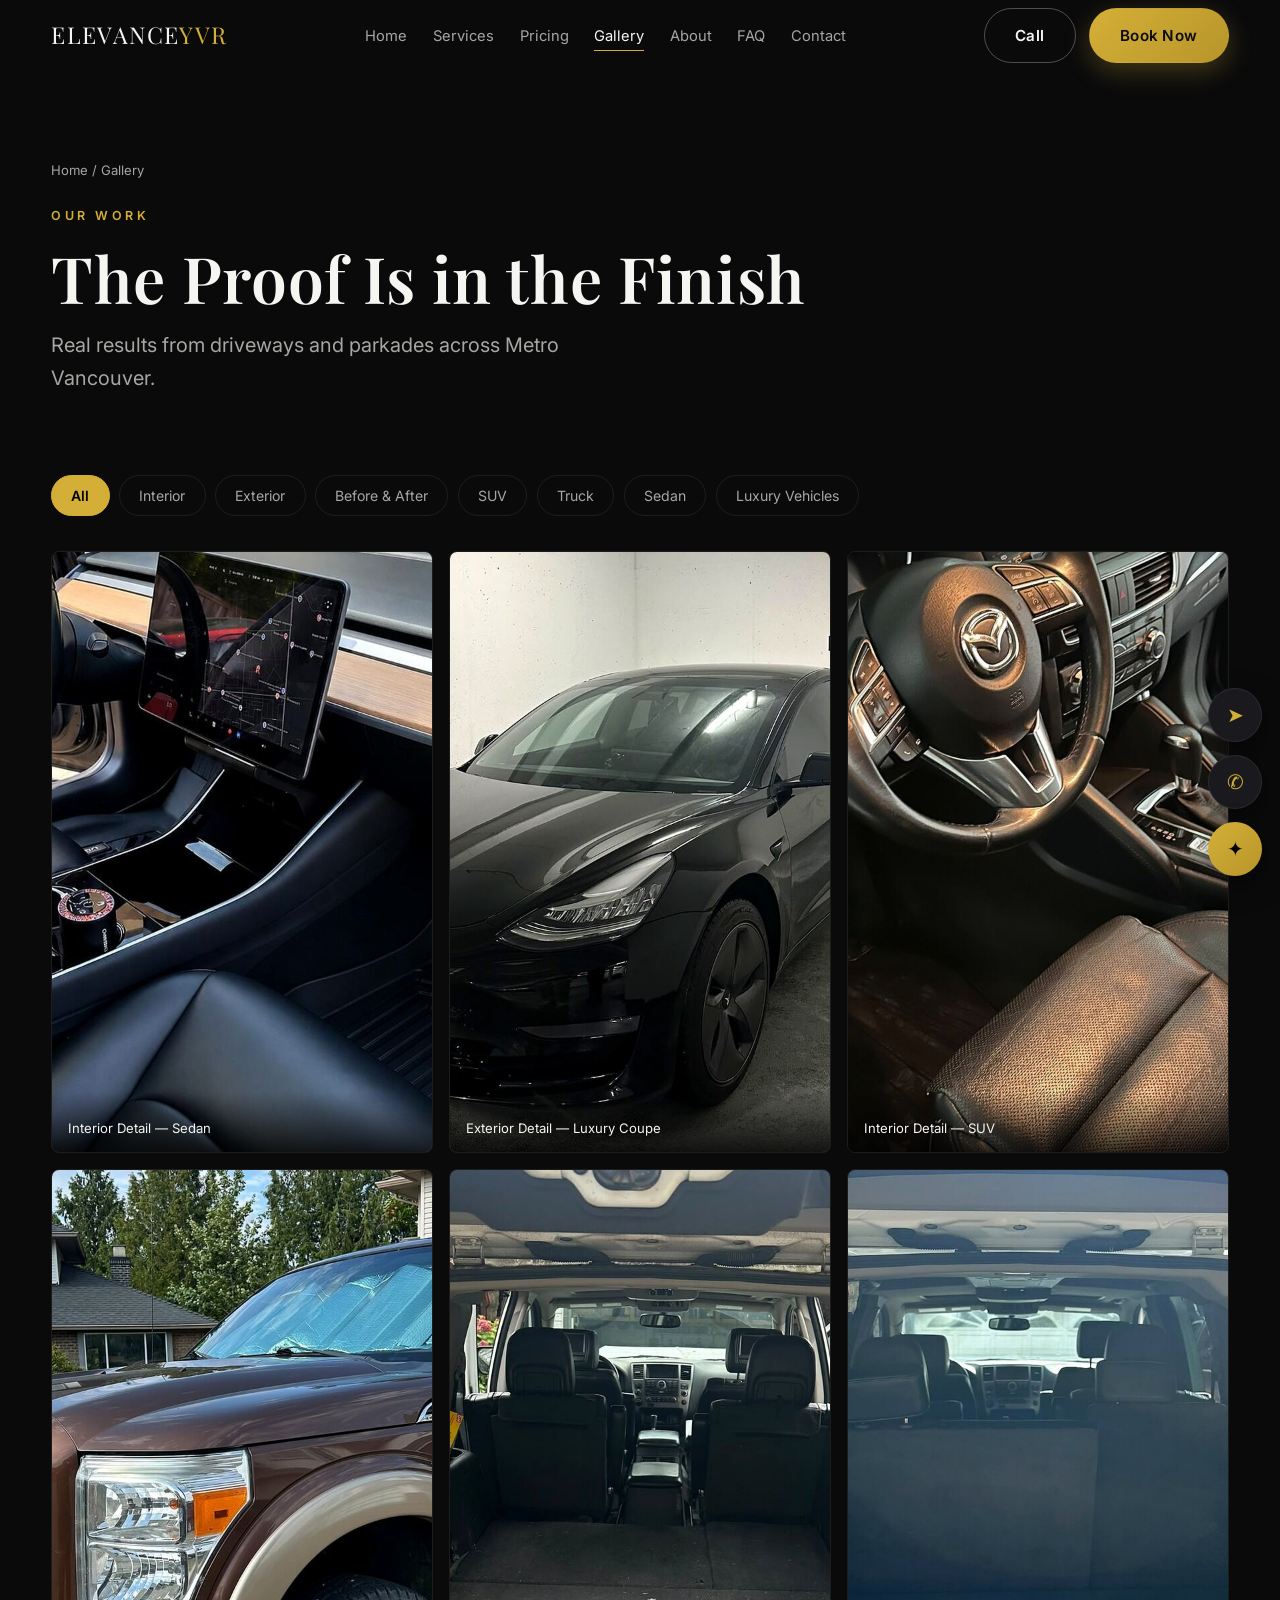
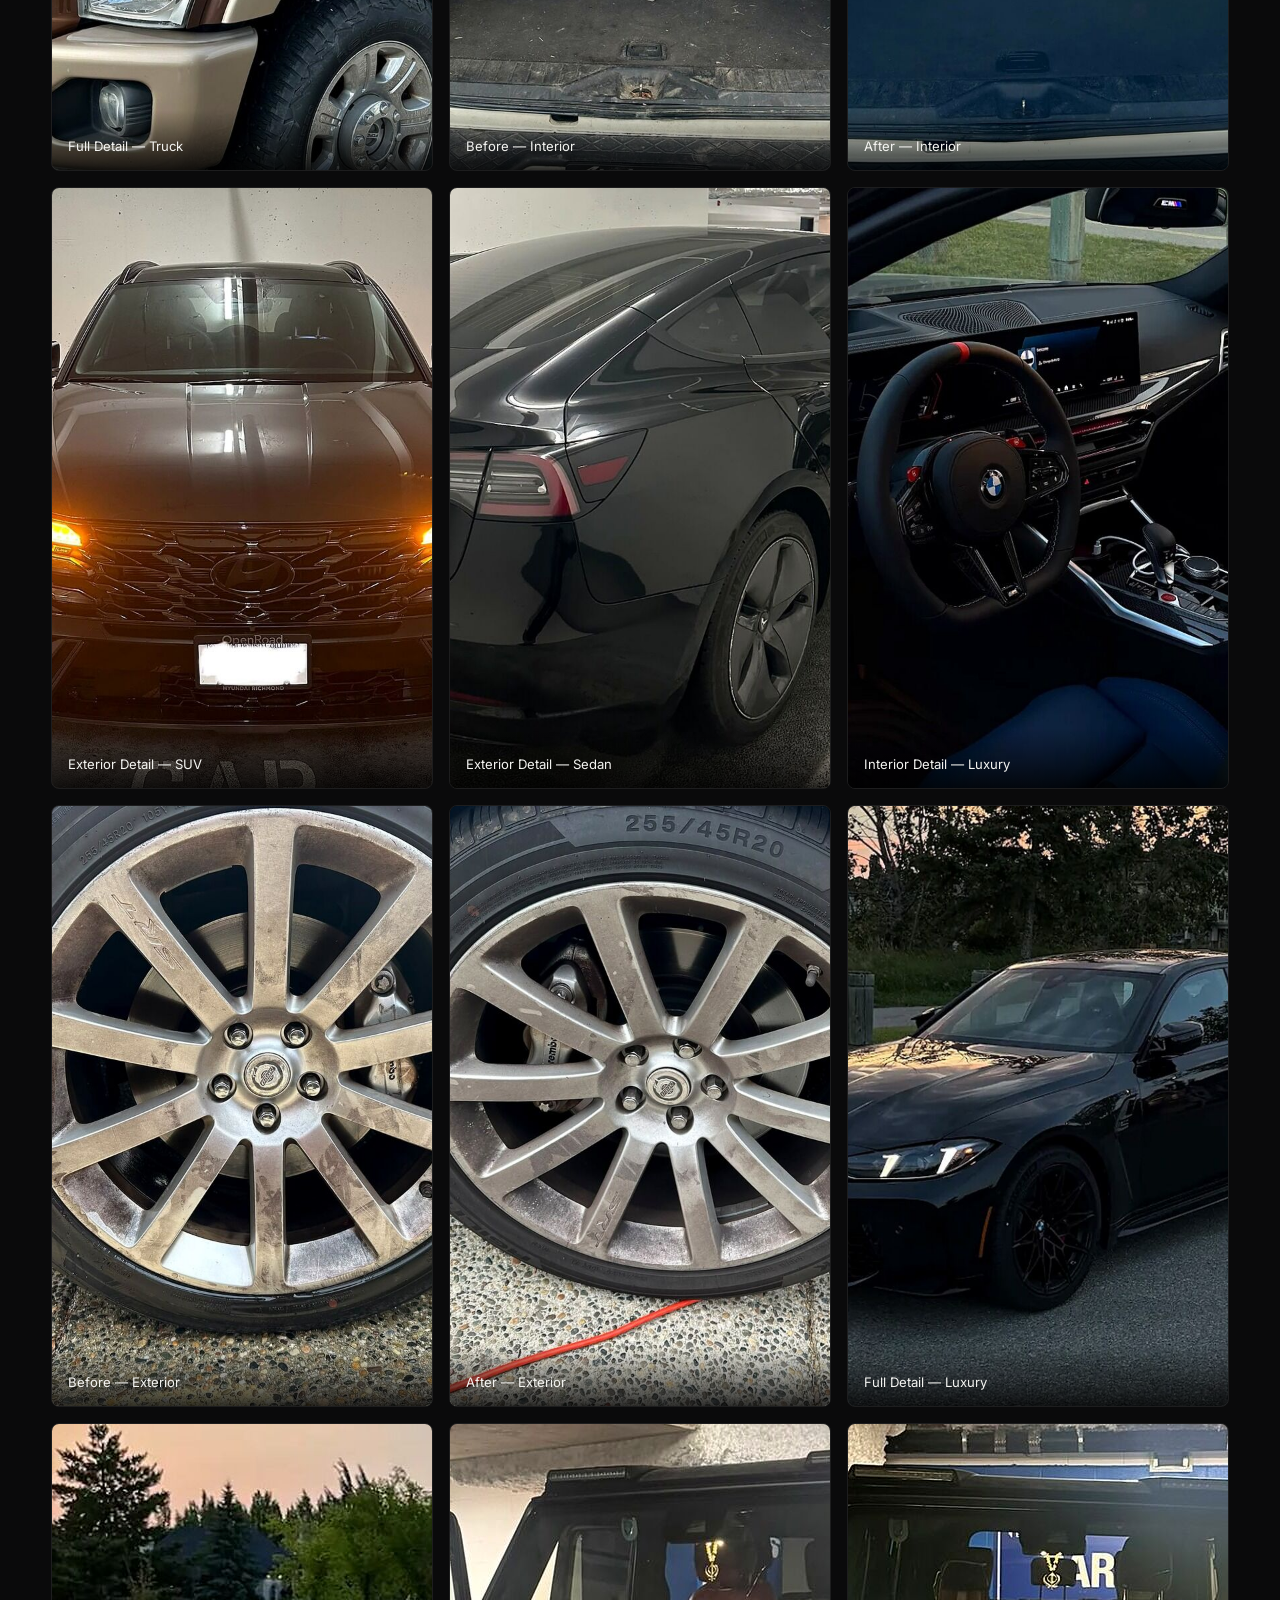
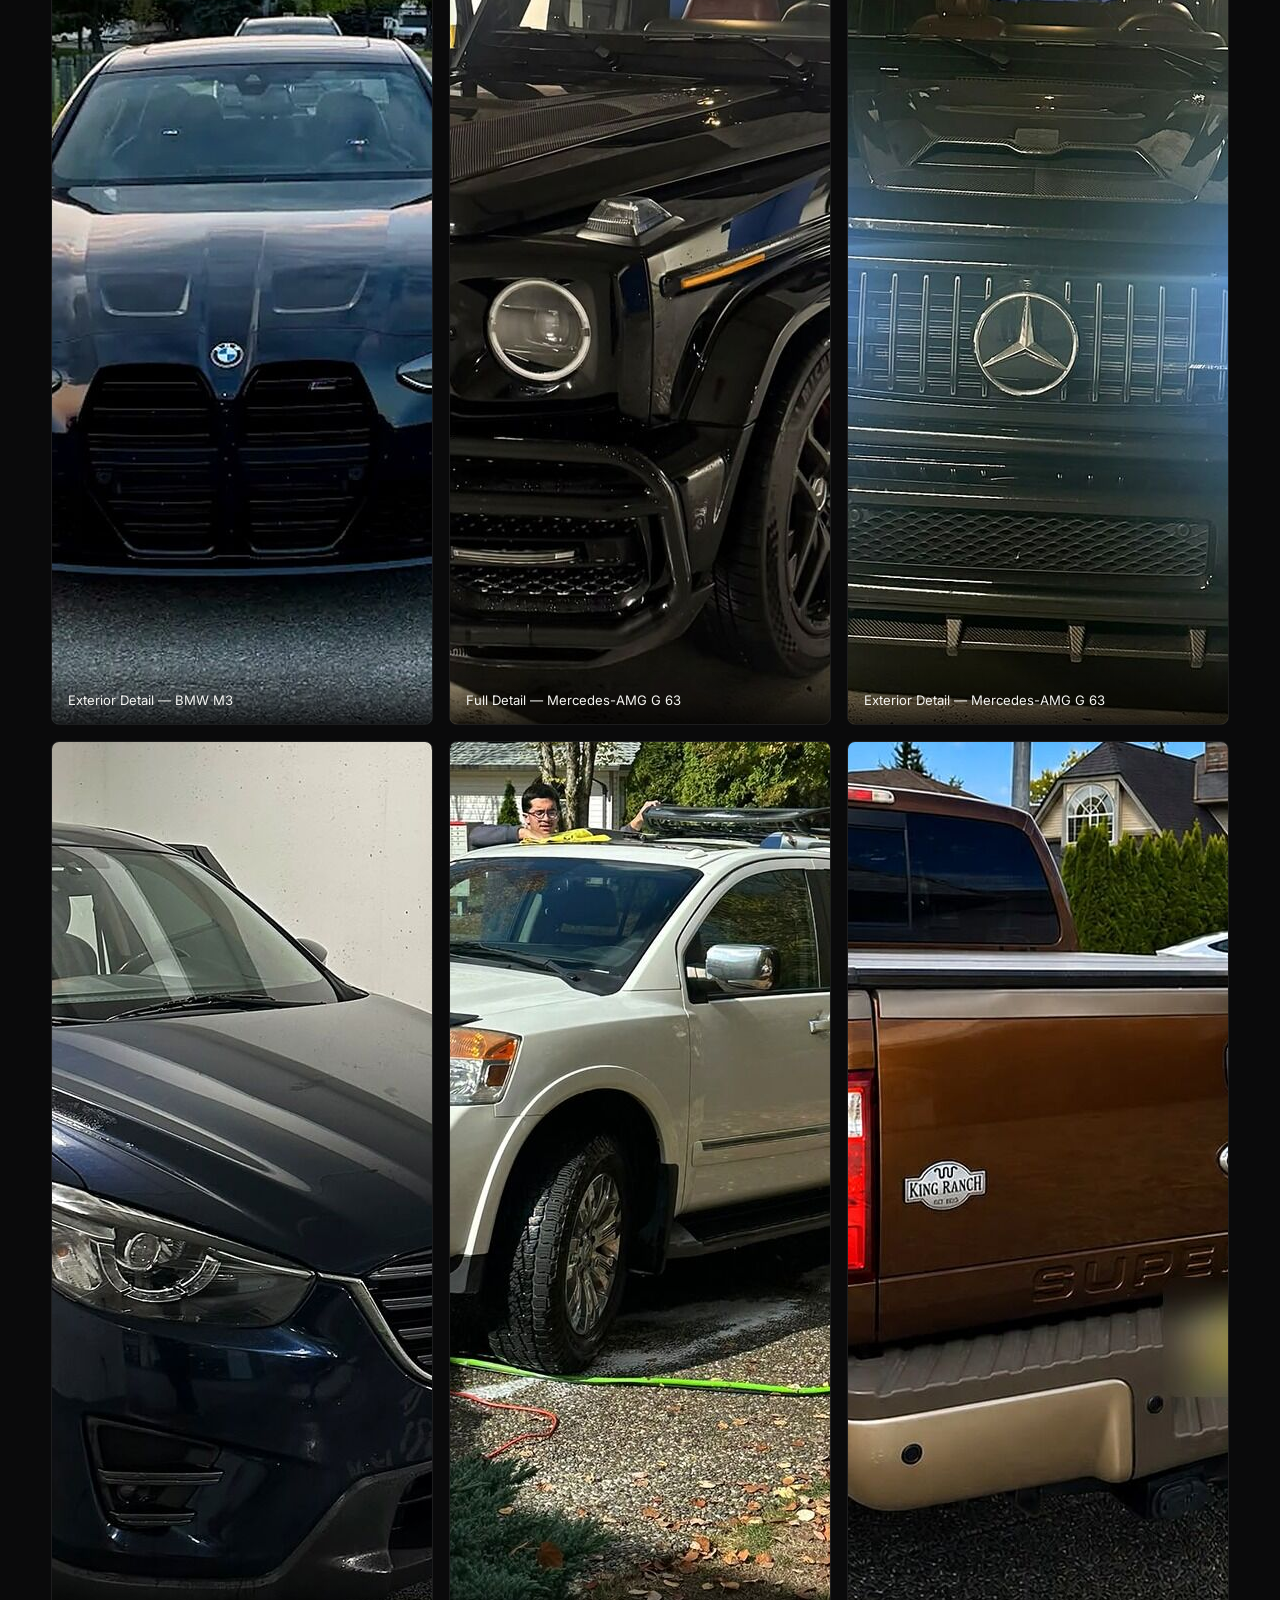
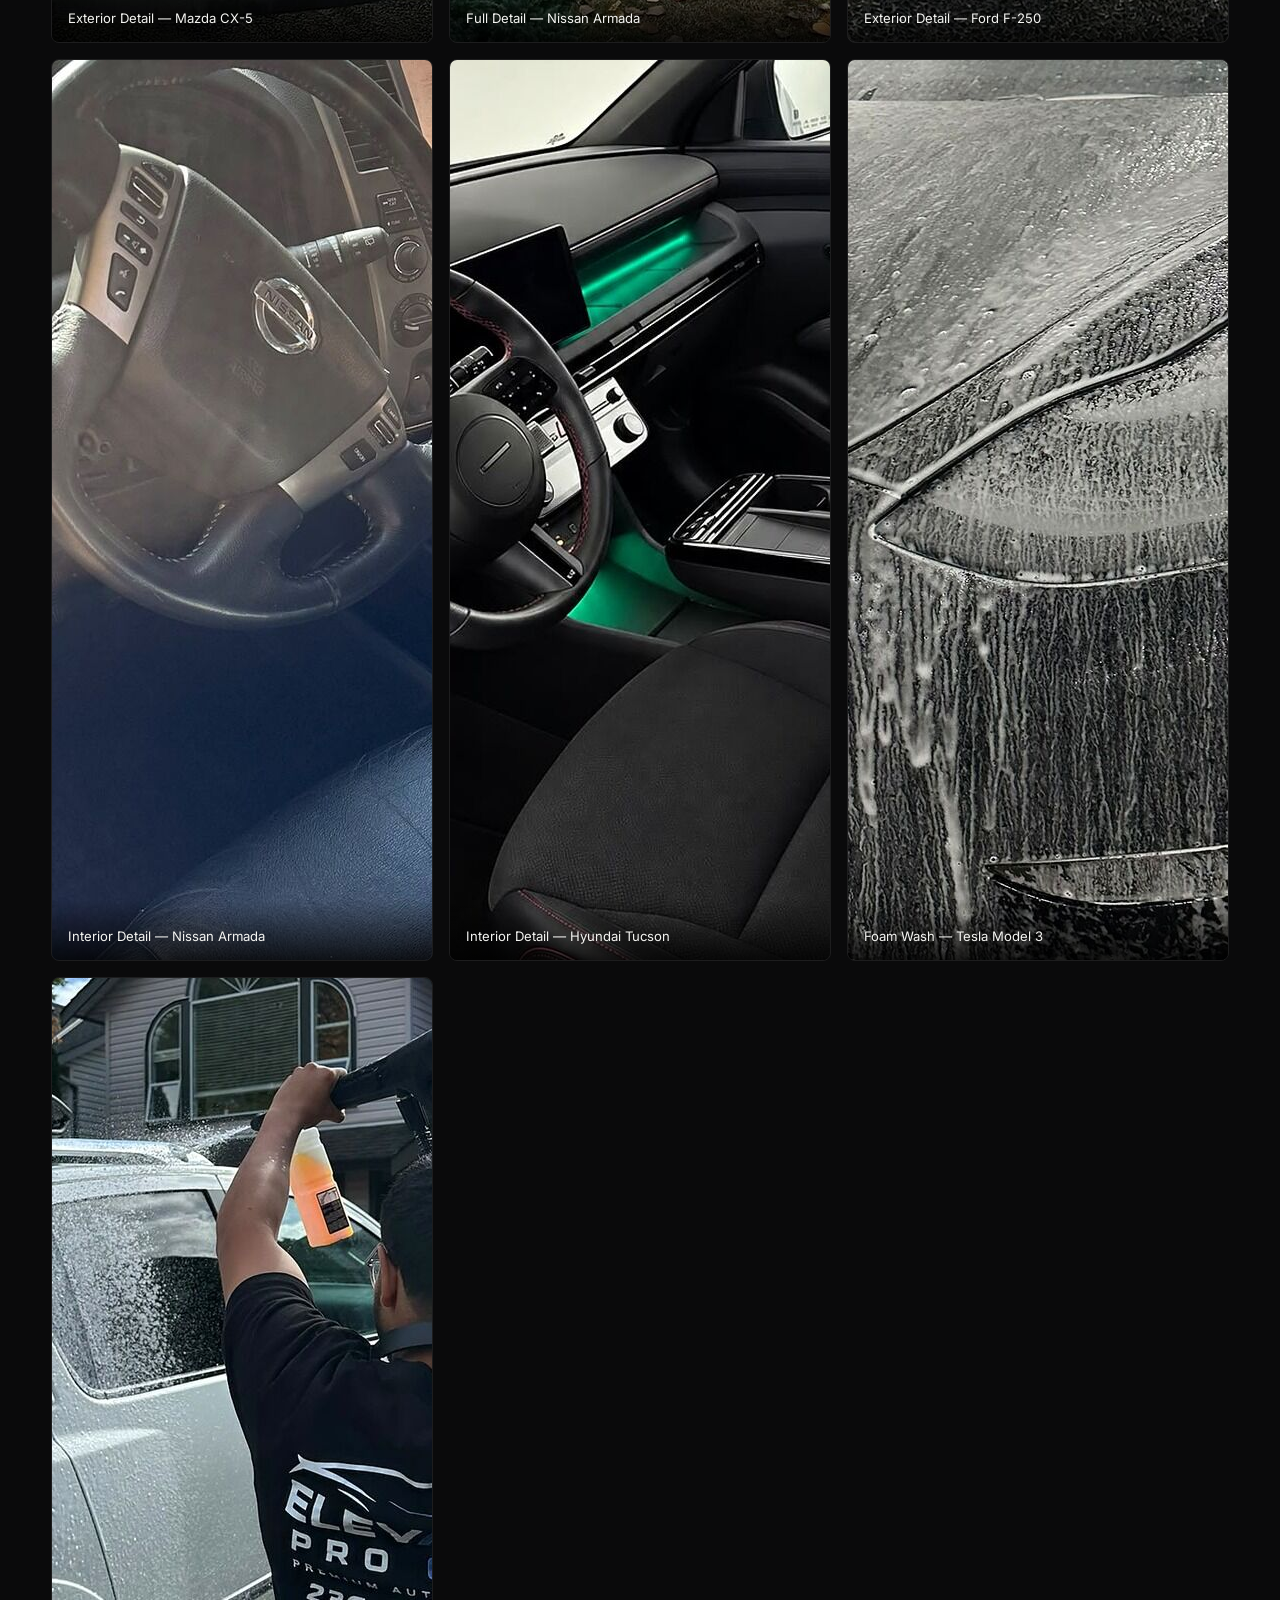
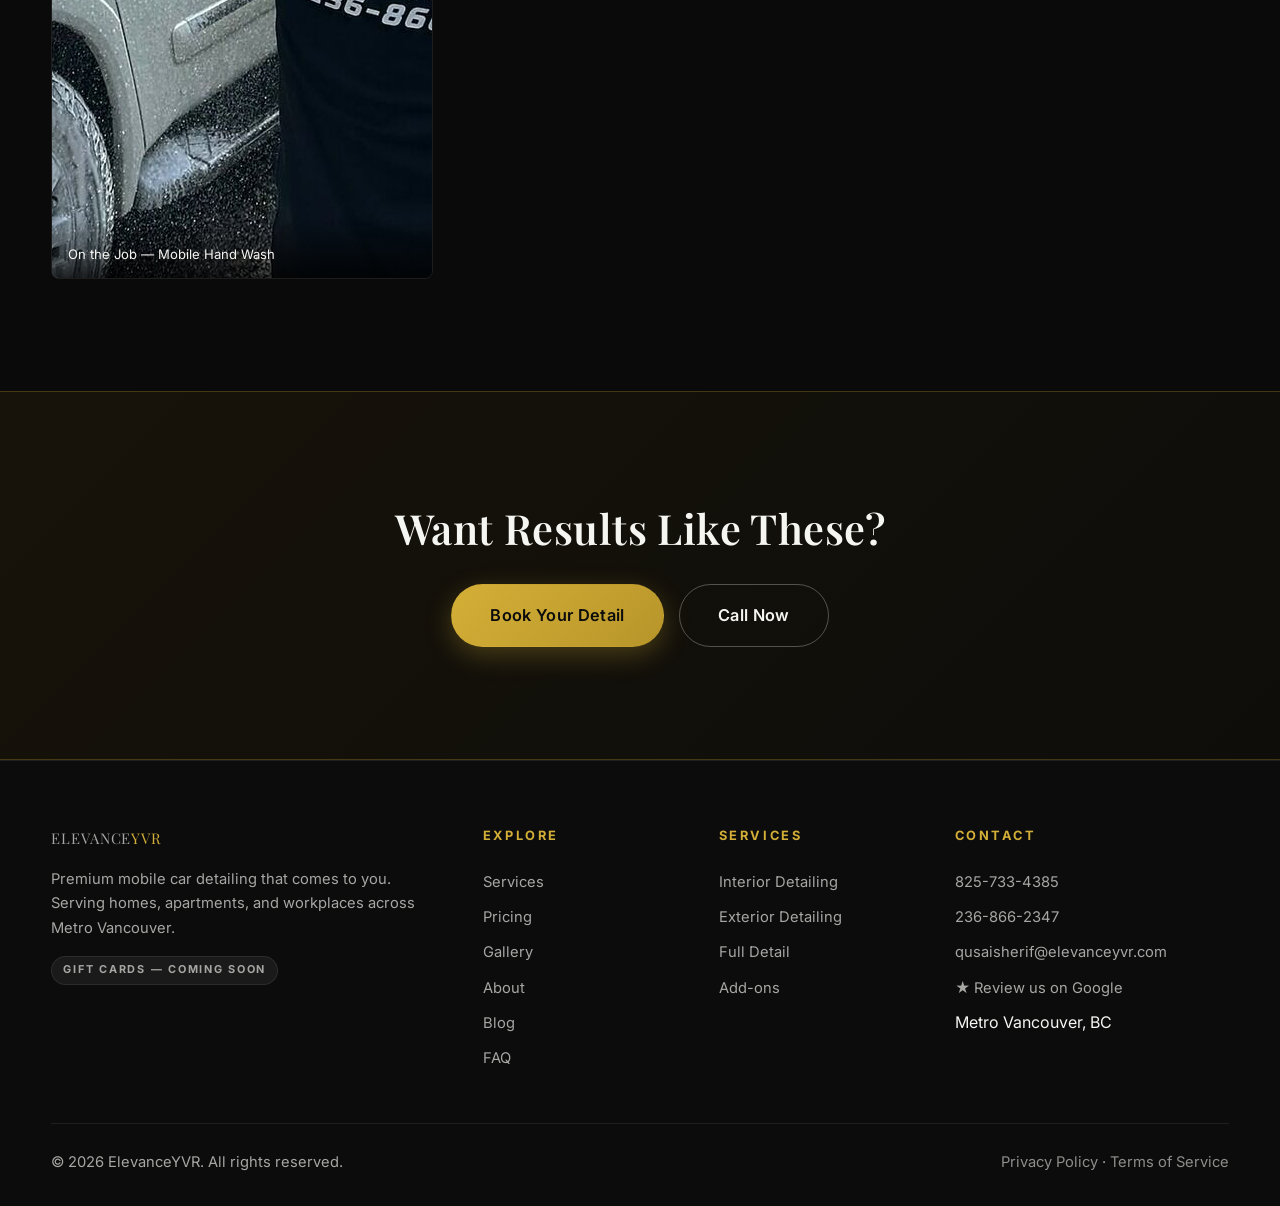
<file: gallery.html>
<!DOCTYPE html>
<html lang="en-CA">
<head>
  <meta charset="UTF-8">
  <meta name="viewport" content="width=device-width, initial-scale=1.0">
  <title>Detailing Gallery | Before & After | ElevanceYVR Vancouver</title>
  <meta name="description" content="Before & after photos of interior and exterior details on sedans, SUVs, trucks and luxury vehicles across Metro Vancouver.">
  <link rel="canonical" href="https://elevanceyvr.com/gallery.html">
  <meta name="theme-color" content="#0a0a0b">
  <link rel="icon" type="image/svg+xml" href="assets/img/favicon.svg">
  <meta property="og:type" content="website">
  <meta property="og:site_name" content="ElevanceYVR">
  <meta property="og:title" content="Detailing Gallery | Before & After | ElevanceYVR Vancouver">
  <meta property="og:description" content="Before & after photos of interior and exterior details on sedans, SUVs, trucks and luxury vehicles across Metro Vancouver.">
  <meta property="og:url" content="https://elevanceyvr.com/gallery.html">
  <meta property="og:image" content="https://elevanceyvr.com/assets/img/og-image.svg">
  <meta property="og:locale" content="en_CA">
  <meta name="twitter:card" content="summary_large_image">
  <meta name="twitter:title" content="Detailing Gallery | Before & After | ElevanceYVR Vancouver">
  <meta name="twitter:description" content="Before & after photos of interior and exterior details on sedans, SUVs, trucks and luxury vehicles across Metro Vancouver.">
  <meta name="twitter:image" content="https://elevanceyvr.com/assets/img/og-image.svg">
  <link rel="preconnect" href="https://fonts.googleapis.com">
  <link rel="preconnect" href="https://fonts.gstatic.com" crossorigin>
  <link href="https://fonts.googleapis.com/css2?family=Inter:wght@400;600;700&family=Playfair+Display:wght@500;600&display=swap" rel="stylesheet">
  <link rel="stylesheet" href="css/style.css">
</head>
<body>
  <a class="skip-link" href="#main">Skip to content</a>
  <header class="site-header">
    <div class="container nav">
      <a class="logo" href="index.html" aria-label="ElevanceYVR home">ELEVANCE<span>YVR</span></a>
      <nav aria-label="Main navigation">
        <ul class="nav-links" id="nav-links">
          <li><a href="index.html">Home</a></li>
          <li><a href="services.html">Services</a></li>
          <li><a href="pricing.html">Pricing</a></li>
          <li><a href="gallery.html" aria-current="page">Gallery</a></li>
          <li><a href="about.html">About</a></li>
          <li><a href="faq.html">FAQ</a></li>
          <li><a href="contact.html">Contact</a></li>
        </ul>
      </nav>
      <div class="nav-cta">
        <a class="btn btn-outline" data-config="tel" href="tel:+18257334385">Call</a>
        <a class="btn btn-gold" href="booking.html">Book Now</a>
        <button class="nav-toggle" aria-expanded="false" aria-controls="nav-links" aria-label="Menu"><span></span></button>
      </div>
    </div>
  </header>
  <main id="main">
    <section class="page-hero">
      <div class="container">
        <p class="breadcrumbs"><a href="index.html">Home</a> / Gallery</p>
        <p class="eyebrow">Our Work</p>
        <h1>The Proof Is in the Finish</h1>
        <p class="lead">Real results from driveways and parkades across Metro Vancouver.</p>
      </div>
    </section>

    <section class="section" style="padding-top:1rem">
      <div class="container">
        <!-- Filter bar -->
        <div class="filter-bar" role="group" aria-label="Filter gallery">
          <button class="filter-btn active" data-filter="all">All</button>
          <button class="filter-btn" data-filter="interior">Interior</button>
          <button class="filter-btn" data-filter="exterior">Exterior</button>
          <button class="filter-btn" data-filter="beforeafter">Before &amp; After</button>
          <button class="filter-btn" data-filter="suv">SUV</button>
          <button class="filter-btn" data-filter="truck">Truck</button>
          <button class="filter-btn" data-filter="sedan">Sedan</button>
          <button class="filter-btn" data-filter="luxury">Luxury Vehicles</button>
        </div>

        <!-- Gallery grid: add photos by copying a <figure> block and setting
             data-cat to space-separated categories -->
        <div class="gallery-grid" id="gallery-grid">
          <figure class="gallery-item" data-cat="interior sedan"><img src="assets/img/interior-1.svg" alt="Sedan interior after deep clean and steam treatment" loading="lazy" width="800" height="600"><figcaption>Interior Detail — Sedan</figcaption></figure>
          <figure class="gallery-item" data-cat="exterior luxury"><img src="assets/img/exterior-1.svg" alt="Luxury coupe exterior after hand wash and wax" loading="lazy" width="800" height="600"><figcaption>Exterior Detail — Luxury Coupe</figcaption></figure>
          <figure class="gallery-item" data-cat="interior suv"><img src="assets/img/interior-2.svg" alt="SUV interior with shampooed carpets and conditioned seats" loading="lazy" width="800" height="600"><figcaption>Interior Detail — SUV</figcaption></figure>
          <figure class="gallery-item" data-cat="exterior truck"><img src="assets/img/truck-1.svg" alt="Pickup truck exterior after full detail" loading="lazy" width="800" height="600"><figcaption>Full Detail — Truck</figcaption></figure>
          <figure class="gallery-item" data-cat="beforeafter interior"><img src="assets/img/before-1.svg" alt="Interior before detailing showing dirt and stains" loading="lazy" width="800" height="600"><figcaption>Before — Interior</figcaption></figure>
          <figure class="gallery-item" data-cat="beforeafter interior"><img src="assets/img/after-1.svg" alt="Same interior after detailing, spotless" loading="lazy" width="800" height="600"><figcaption>After — Interior</figcaption></figure>
          <figure class="gallery-item" data-cat="suv exterior"><img src="assets/img/suv-1.svg" alt="SUV exterior with glossy finish after wax" loading="lazy" width="800" height="600"><figcaption>Exterior Detail — SUV</figcaption></figure>
          <figure class="gallery-item" data-cat="sedan exterior"><img src="assets/img/sedan-1.svg" alt="Sedan exterior after hand wash and trim dressing" loading="lazy" width="800" height="600"><figcaption>Exterior Detail — Sedan</figcaption></figure>
          <figure class="gallery-item" data-cat="luxury interior"><img src="assets/img/luxury-1.svg" alt="Luxury vehicle interior with conditioned leather" loading="lazy" width="800" height="600"><figcaption>Interior Detail — Luxury</figcaption></figure>
          <figure class="gallery-item" data-cat="beforeafter exterior"><img src="assets/img/before-2.svg" alt="Exterior before detailing with dirt and bug residue" loading="lazy" width="800" height="600"><figcaption>Before — Exterior</figcaption></figure>
          <figure class="gallery-item" data-cat="beforeafter exterior"><img src="assets/img/after-2.svg" alt="Same exterior after detailing with mirror shine" loading="lazy" width="800" height="600"><figcaption>After — Exterior</figcaption></figure>
          <figure class="gallery-item" data-cat="luxury exterior"><img src="assets/img/luxury-2.svg" alt="Luxury sedan after full detail at dusk" loading="lazy" width="800" height="600"><figcaption>Full Detail — Luxury</figcaption></figure>
          <figure class="gallery-item" data-cat="luxury exterior sedan"><img src="assets/img/bmw-front.jpg" alt="Black BMW M3 Competition with a glossy finish at sunset after an exterior detail" loading="lazy" width="1200" height="900"><figcaption>Exterior Detail — BMW M3</figcaption></figure>
          <figure class="gallery-item" data-cat="luxury exterior suv"><img src="assets/img/g63-front.jpg" alt="Black Mercedes-AMG G 63 after a full detail" loading="lazy" width="1200" height="900"><figcaption>Full Detail — Mercedes-AMG G 63</figcaption></figure>
          <figure class="gallery-item" data-cat="luxury exterior suv"><img src="assets/img/g63-halo.jpg" alt="Mercedes-AMG G 63 with halo headlights on after an exterior detail" loading="lazy" width="1200" height="900"><figcaption>Exterior Detail — Mercedes-AMG G 63</figcaption></figure>
          <figure class="gallery-item" data-cat="suv exterior"><img src="assets/img/cx5-front.jpg" alt="Navy Mazda CX-5 with a clean, glossy finish after a hand wash" loading="lazy" width="1200" height="900"><figcaption>Exterior Detail — Mazda CX-5</figcaption></figure>
          <figure class="gallery-item" data-cat="suv exterior"><img src="assets/img/armada-front.jpg" alt="White Nissan Armada after a full mobile detail at the client's driveway" loading="lazy" width="1200" height="900"><figcaption>Full Detail — Nissan Armada</figcaption></figure>
          <figure class="gallery-item" data-cat="truck exterior"><img src="assets/img/f250-rear.jpg" alt="Ford F-250 King Ranch with a deep shine after an exterior detail" loading="lazy" width="1200" height="900"><figcaption>Exterior Detail — Ford F-250</figcaption></figure>
          <figure class="gallery-item" data-cat="suv interior"><img src="assets/img/armada-interior.jpg" alt="Nissan Armada front cabin after an interior detail" loading="lazy" width="1200" height="900"><figcaption>Interior Detail — Nissan Armada</figcaption></figure>
          <figure class="gallery-item" data-cat="suv interior"><img src="assets/img/tucson-interior.jpg" alt="Hyundai Tucson cabin after a deep interior clean" loading="lazy" width="1200" height="900"><figcaption>Interior Detail — Hyundai Tucson</figcaption></figure>
          <figure class="gallery-item" data-cat="sedan exterior"><img src="assets/img/tesla-foam.jpg" alt="Tesla Model 3 covered in snow foam during a hand wash" loading="lazy" width="1200" height="900"><figcaption>Foam Wash — Tesla Model 3</figcaption></figure>
          <figure class="gallery-item" data-cat="suv exterior"><img src="assets/img/tech-foam.jpg" alt="ElevanceYVR detailer foam-washing a Nissan Armada on a client's driveway" loading="lazy" width="1200" height="900"><figcaption>On the Job — Mobile Hand Wash</figcaption></figure>
        </div>
      </div>
    </section>

    <section class="section cta-band">
      <div class="container center reveal">
        <h2>Want Results Like These?</h2>
        <div class="btn-row mt-3" style="justify-content:center">
          <a class="btn btn-gold btn-lg" href="booking.html">Book Your Detail</a>
          <a class="btn btn-outline btn-lg" data-config="tel" href="tel:+18257334385">Call Now</a>
        </div>
      </div>
    </section>
  </main>
  <footer class="site-footer">
    <div class="container">
      <div class="footer-grid">
        <div>
          <a class="logo" href="index.html">ELEVANCE<span>YVR</span></a>
          <p class="mt-2">Premium mobile car detailing that comes to you. Serving homes, apartments, and workplaces across Metro Vancouver.</p>
          <p class="mt-2"><span class="badge badge-muted">Gift Cards — Coming Soon</span></p>
        </div>
        <div>
          <h4>Explore</h4>
          <ul>
            <li><a href="services.html">Services</a></li>
            <li><a href="pricing.html">Pricing</a></li>
            <li><a href="gallery.html">Gallery</a></li>
            <li><a href="about.html">About</a></li>
            <li><a href="blog/index.html">Blog</a></li>
            <li><a href="faq.html">FAQ</a></li>
          </ul>
        </div>
        <div>
          <h4>Services</h4>
          <ul>
            <li><a href="services.html#interior">Interior Detailing</a></li>
            <li><a href="services.html#exterior">Exterior Detailing</a></li>
            <li><a href="services.html#full">Full Detail</a></li>
            <li><a href="services.html#addons">Add-ons</a></li>
          </ul>
        </div>
        <div>
          <h4>Contact</h4>
          <ul>
            <li><a data-config="tel" href="tel:+18257334385" data-config-text>825-733-4385</a></li>
            <li><a data-config="tel2" href="tel:+12368662347" data-config-text>236-866-2347</a></li>
            <li><a data-config="mailto" href="mailto:qusaisherif@elevanceyvr.com" data-config-text>qusaisherif@elevanceyvr.com</a></li>
            <li><a data-config="review" href="#" target="_blank" rel="noopener">★ Review us on Google</a></li>
            <li>Metro Vancouver, BC</li>
          </ul>
        </div>
      </div>
      <div class="footer-bottom">
        <p>© <span data-year>2026</span> ElevanceYVR. All rights reserved.</p>
        <p><a href="privacy.html">Privacy Policy</a> · <a href="terms.html">Terms of Service</a></p>
      </div>
    </div>
  </footer>
  <div class="fab-stack">
    <a class="fab" data-config="directions" href="#" target="_blank" rel="noopener" aria-label="Get directions" title="Directions">➤</a>
    <a class="fab" data-config="tel" href="tel:+18257334385" aria-label="Call ElevanceYVR" title="Call">✆</a>
    <a class="fab fab-book" href="booking.html" aria-label="Book now" title="Book Now">✦</a>
  </div>
  <nav class="mobile-nav" aria-label="Quick actions">
    <ul>
      <li><a data-config="tel" href="tel:+18257334385"><span aria-hidden="true">✆</span><span>Call</span></a></li>
      <li><a class="primary" href="booking.html"><span aria-hidden="true">✦</span><span>Book</span></a></li>
      <li><a data-config="directions" href="#" target="_blank" rel="noopener"><span aria-hidden="true">➤</span><span>Directions</span></a></li>
    </ul>
  </nav>
  <script src="js/config.js"></script>
  <script src="js/main.js" defer></script>
  <script src="js/gallery.js" defer></script>
</body>
</html>
</file>
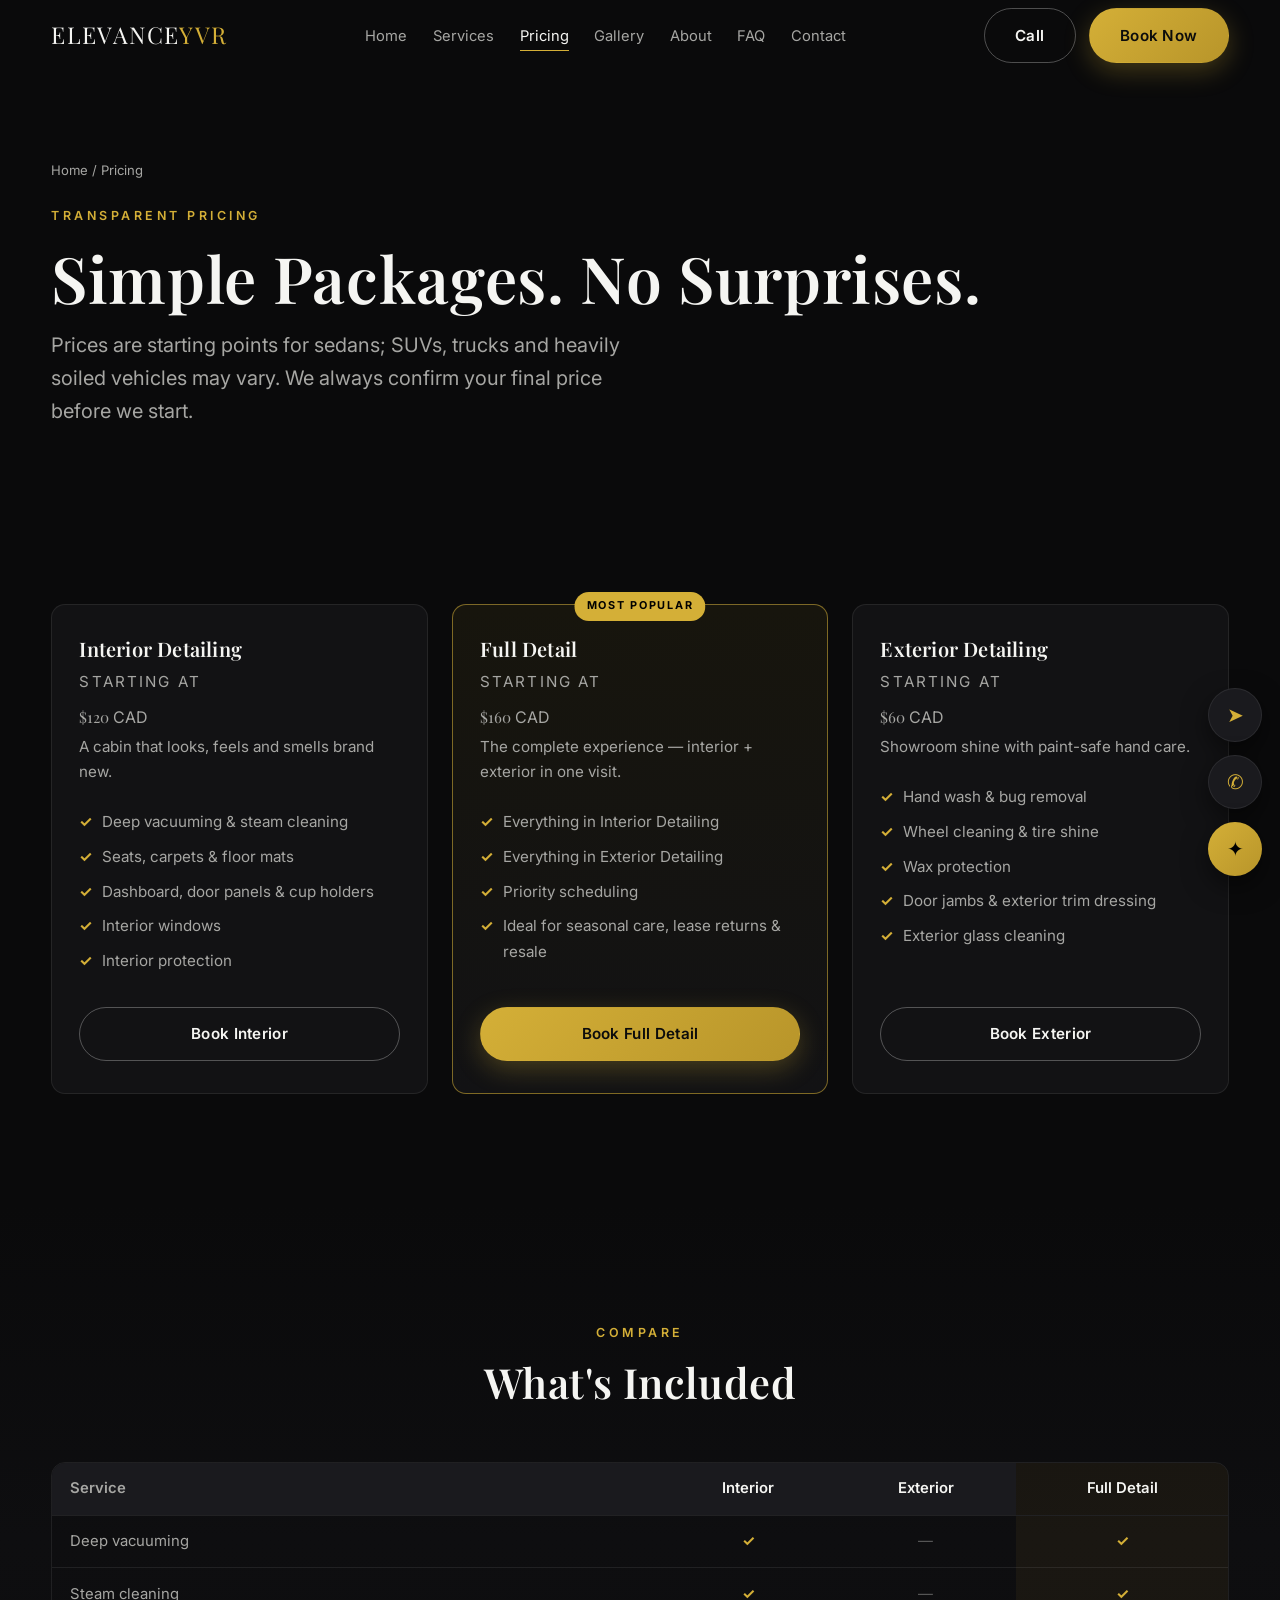
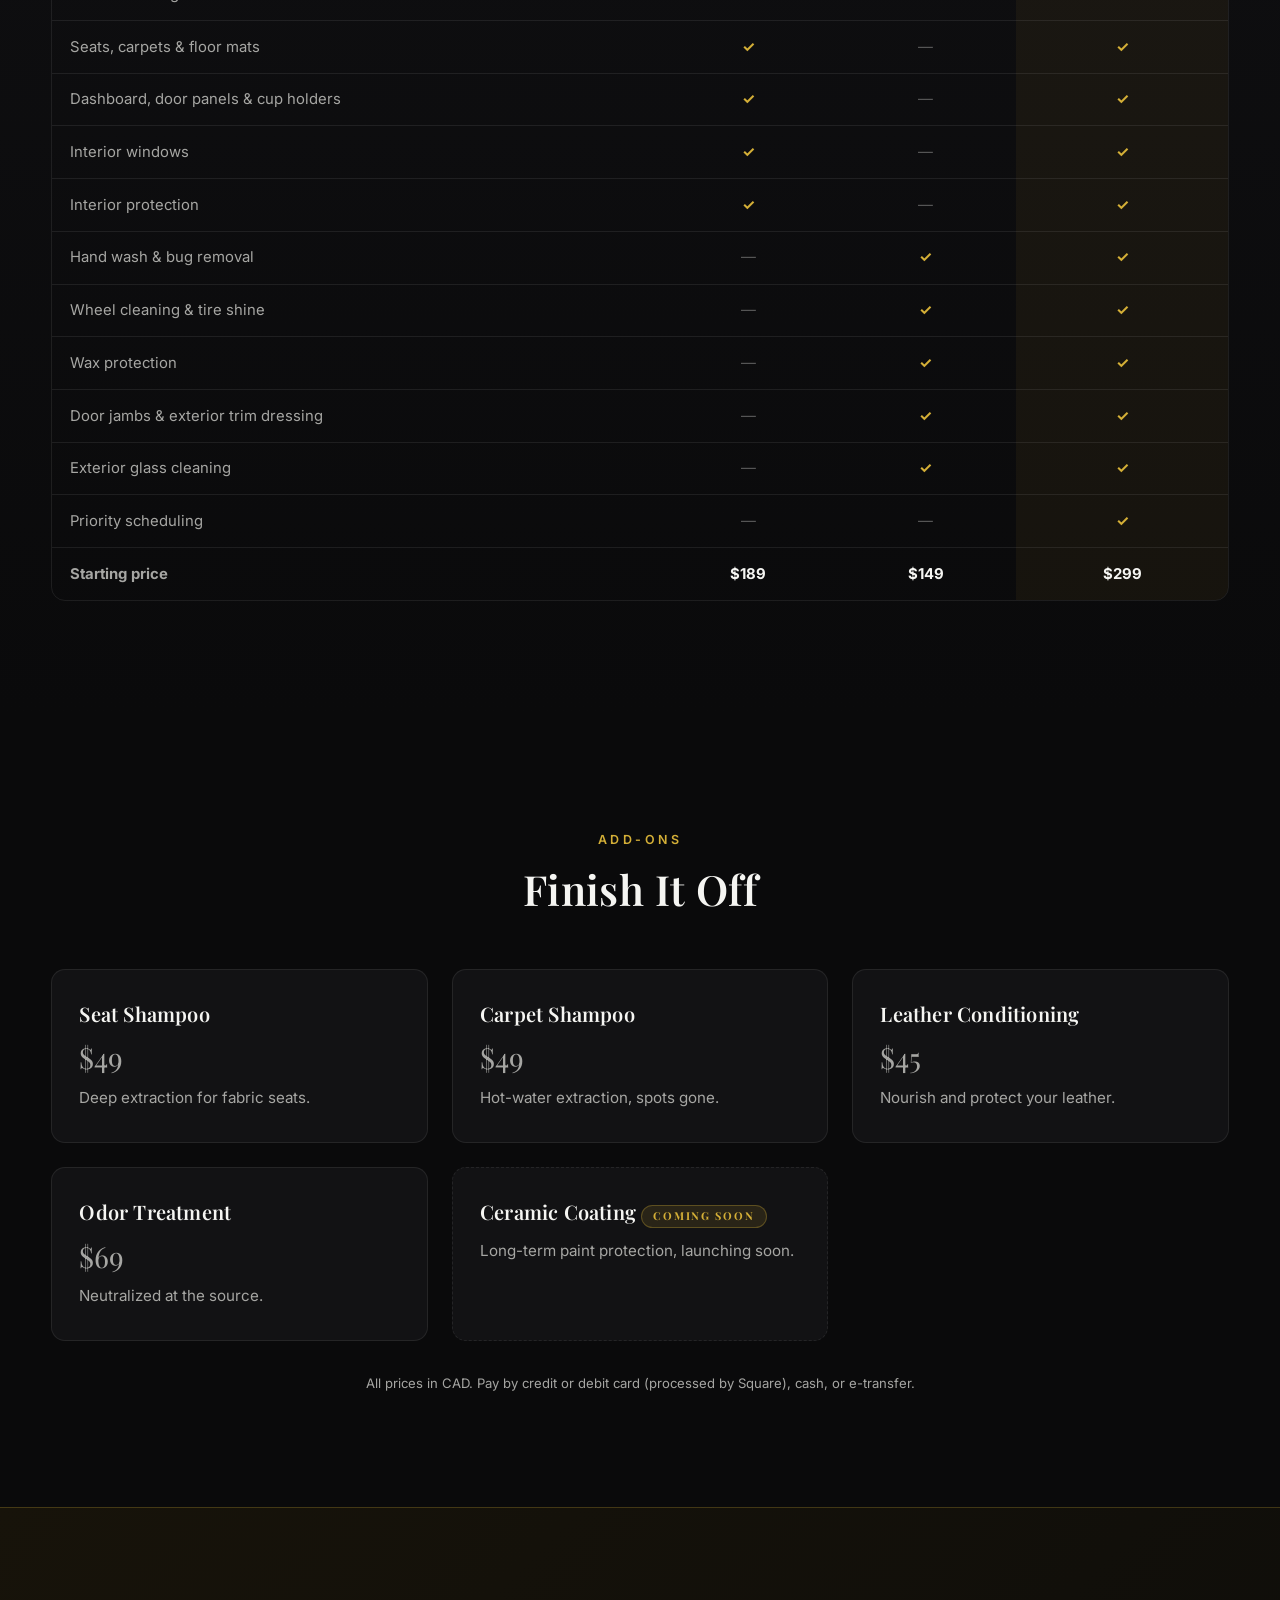
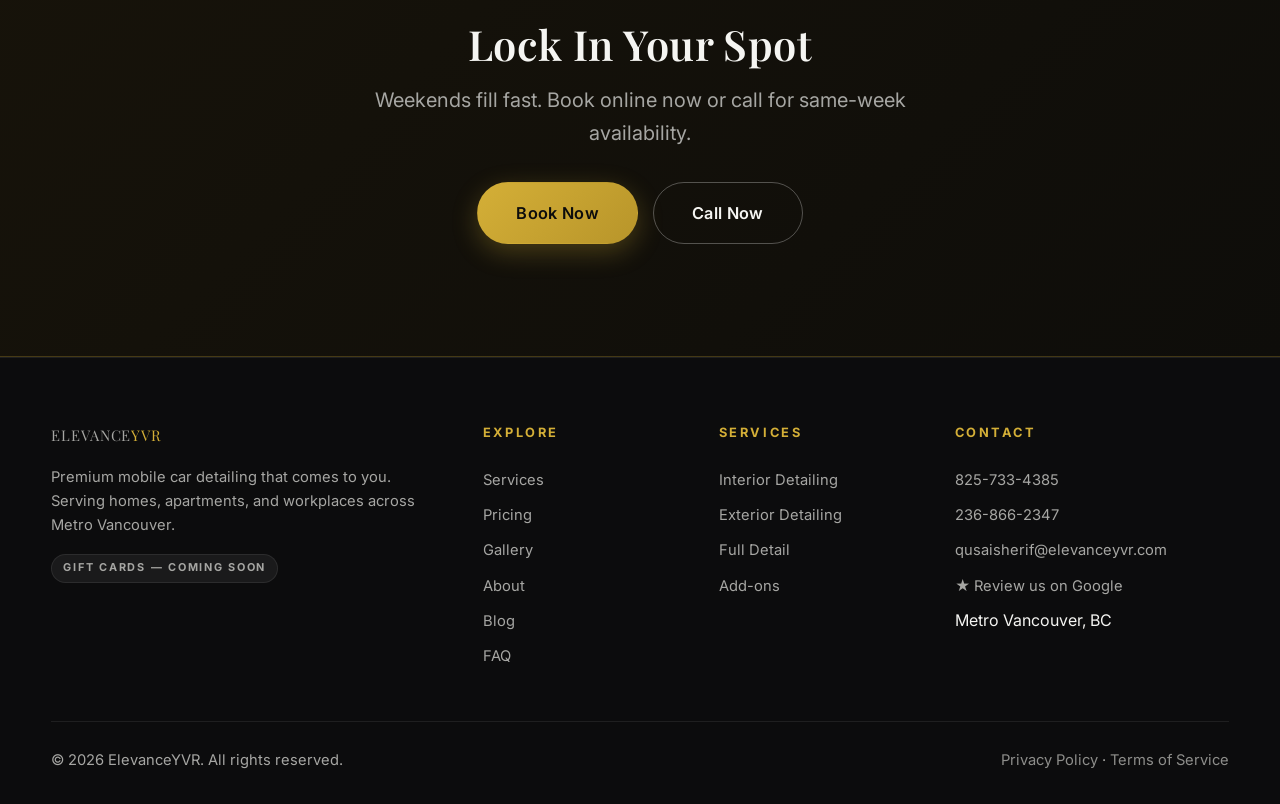
<file: pricing.html>
<!DOCTYPE html>
<html lang="en-CA">
<head>
  <meta charset="UTF-8">
  <meta name="viewport" content="width=device-width, initial-scale=1.0">
  <title>Mobile Detailing Prices Vancouver | Packages from $60 | ElevanceYVR</title>
  <meta name="description" content="Transparent mobile car detailing pricing for Metro Vancouver. Compare Interior Detailing, Exterior Detailing and Full Detail packages plus add-ons. Book online today.">
  <link rel="canonical" href="https://elevanceyvr.com/pricing.html">
  <meta name="theme-color" content="#0a0a0b">
  <link rel="icon" type="image/svg+xml" href="assets/img/favicon.svg">
  <meta property="og:type" content="website">
  <meta property="og:site_name" content="ElevanceYVR">
  <meta property="og:title" content="Mobile Detailing Prices Vancouver | Packages from $60 | ElevanceYVR">
  <meta property="og:description" content="Transparent mobile car detailing pricing for Metro Vancouver. Compare Interior Detailing, Exterior Detailing and Full Detail packages plus add-ons. Book online today.">
  <meta property="og:url" content="https://elevanceyvr.com/pricing.html">
  <meta property="og:image" content="https://elevanceyvr.com/assets/img/og-image.svg">
  <meta property="og:locale" content="en_CA">
  <meta name="twitter:card" content="summary_large_image">
  <meta name="twitter:title" content="Mobile Detailing Prices Vancouver | Packages from $60 | ElevanceYVR">
  <meta name="twitter:description" content="Transparent mobile car detailing pricing for Metro Vancouver. Compare Interior Detailing, Exterior Detailing and Full Detail packages plus add-ons. Book online today.">
  <meta name="twitter:image" content="https://elevanceyvr.com/assets/img/og-image.svg">
  <link rel="preconnect" href="https://fonts.googleapis.com">
  <link rel="preconnect" href="https://fonts.gstatic.com" crossorigin>
  <link href="https://fonts.googleapis.com/css2?family=Inter:wght@400;600;700&family=Playfair+Display:wght@500;600&display=swap" rel="stylesheet">
  <link rel="stylesheet" href="css/style.css">
</head>
<body>
  <a class="skip-link" href="#main">Skip to content</a>
  <header class="site-header">
    <div class="container nav">
      <a class="logo" href="index.html" aria-label="ElevanceYVR home">ELEVANCE<span>YVR</span></a>
      <nav aria-label="Main navigation">
        <ul class="nav-links" id="nav-links">
          <li><a href="index.html">Home</a></li>
          <li><a href="services.html">Services</a></li>
          <li><a href="pricing.html" aria-current="page">Pricing</a></li>
          <li><a href="gallery.html">Gallery</a></li>
          <li><a href="about.html">About</a></li>
          <li><a href="faq.html">FAQ</a></li>
          <li><a href="contact.html">Contact</a></li>
        </ul>
      </nav>
      <div class="nav-cta">
        <a class="btn btn-outline" data-config="tel" href="tel:+18257334385">Call</a>
        <a class="btn btn-gold" href="booking.html">Book Now</a>
        <button class="nav-toggle" aria-expanded="false" aria-controls="nav-links" aria-label="Menu"><span></span></button>
      </div>
    </div>
  </header>
  <main id="main">
    <section class="page-hero">
      <div class="container">
        <p class="breadcrumbs"><a href="index.html">Home</a> / Pricing</p>
        <p class="eyebrow">Transparent Pricing</p>
        <h1>Simple Packages. No Surprises.</h1>
        <p class="lead">Prices are starting points for sedans; SUVs, trucks and heavily soiled vehicles may vary. We always confirm your final price before we start.</p>
      </div>
    </section>

    <section class="section" id="packages">
      <div class="container">
        <!-- Editable pricing cards: change prices/features right here, and in the
             comparison table below + the catalog section in js/config.js -->
        <div class="grid grid-3 pricing-grid">
          <div class="card price-card reveal">
            <h3>Interior Detailing</h3>
            <p class="price-from">Starting at</p>
            <p class="price">$120<small> CAD</small></p>
            <p>A cabin that looks, feels and smells brand new.</p>
            <ul class="check-list">
              <li>Deep vacuuming &amp; steam cleaning</li>
              <li>Seats, carpets &amp; floor mats</li>
              <li>Dashboard, door panels &amp; cup holders</li>
              <li>Interior windows</li>
              <li>Interior protection</li>
            </ul>
            <a class="btn btn-outline btn-block" href="booking.html?package=interior">Book Interior</a>
          </div>
          <div class="card price-card featured reveal reveal-d1">
            <span class="badge">Most Popular</span>
            <h3>Full Detail</h3>
            <p class="price-from">Starting at</p>
            <p class="price">$160<small> CAD</small></p>
            <p>The complete experience — interior + exterior in one visit.</p>
            <ul class="check-list">
              <li>Everything in Interior Detailing</li>
              <li>Everything in Exterior Detailing</li>
              <li>Priority scheduling</li>
              <li>Ideal for seasonal care, lease returns &amp; resale</li>
            </ul>
            <a class="btn btn-gold btn-block" href="booking.html?package=full">Book Full Detail</a>
          </div>
          <div class="card price-card reveal reveal-d2">
            <h3>Exterior Detailing</h3>
            <p class="price-from">Starting at</p>
            <p class="price">$60<small> CAD</small></p>
            <p>Showroom shine with paint-safe hand care.</p>
            <ul class="check-list">
              <li>Hand wash &amp; bug removal</li>
              <li>Wheel cleaning &amp; tire shine</li>
              <li>Wax protection</li>
              <li>Door jambs &amp; exterior trim dressing</li>
              <li>Exterior glass cleaning</li>
            </ul>
            <a class="btn btn-outline btn-block" href="booking.html?package=exterior">Book Exterior</a>
          </div>
        </div>
      </div>
    </section>

    <!-- Comparison table -->
    <section class="section section-alt" id="compare">
      <div class="container">
        <div class="section-head center reveal">
          <p class="eyebrow">Compare</p>
          <h2>What's Included</h2>
        </div>
        <div class="compare-wrap reveal">
          <table class="compare">
            <caption class="visually-hidden">Comparison of Interior Detailing, Exterior Detailing and Full Detail packages</caption>
            <thead>
              <tr><th scope="col">Service</th><th scope="col">Interior</th><th scope="col">Exterior</th><th scope="col" class="col-featured">Full Detail</th></tr>
            </thead>
            <tbody>
              <tr><td>Deep vacuuming</td><td class="yes">✓</td><td class="no">—</td><td class="yes col-featured">✓</td></tr>
              <tr><td>Steam cleaning</td><td class="yes">✓</td><td class="no">—</td><td class="yes col-featured">✓</td></tr>
              <tr><td>Seats, carpets &amp; floor mats</td><td class="yes">✓</td><td class="no">—</td><td class="yes col-featured">✓</td></tr>
              <tr><td>Dashboard, door panels &amp; cup holders</td><td class="yes">✓</td><td class="no">—</td><td class="yes col-featured">✓</td></tr>
              <tr><td>Interior windows</td><td class="yes">✓</td><td class="no">—</td><td class="yes col-featured">✓</td></tr>
              <tr><td>Interior protection</td><td class="yes">✓</td><td class="no">—</td><td class="yes col-featured">✓</td></tr>
              <tr><td>Hand wash &amp; bug removal</td><td class="no">—</td><td class="yes">✓</td><td class="yes col-featured">✓</td></tr>
              <tr><td>Wheel cleaning &amp; tire shine</td><td class="no">—</td><td class="yes">✓</td><td class="yes col-featured">✓</td></tr>
              <tr><td>Wax protection</td><td class="no">—</td><td class="yes">✓</td><td class="yes col-featured">✓</td></tr>
              <tr><td>Door jambs &amp; exterior trim dressing</td><td class="no">—</td><td class="yes">✓</td><td class="yes col-featured">✓</td></tr>
              <tr><td>Exterior glass cleaning</td><td class="no">—</td><td class="yes">✓</td><td class="yes col-featured">✓</td></tr>
              <tr><td>Priority scheduling</td><td class="no">—</td><td class="no">—</td><td class="yes col-featured">✓</td></tr>
              <tr><td><strong>Starting price</strong></td><td><strong>$189</strong></td><td><strong>$149</strong></td><td class="col-featured"><strong>$299</strong></td></tr>
            </tbody>
          </table>
        </div>
      </div>
    </section>

    <!-- Add-on pricing -->
    <section class="section" id="addon-pricing">
      <div class="container">
        <div class="section-head center reveal">
          <p class="eyebrow">Add-ons</p>
          <h2>Finish It Off</h2>
        </div>
        <div class="grid grid-3">
          <div class="card reveal"><h3>Seat Shampoo</h3><p class="price" style="font-size:1.8rem">$49</p><p>Deep extraction for fabric seats.</p></div>
          <div class="card reveal reveal-d1"><h3>Carpet Shampoo</h3><p class="price" style="font-size:1.8rem">$49</p><p>Hot-water extraction, spots gone.</p></div>
          <div class="card reveal reveal-d2"><h3>Leather Conditioning</h3><p class="price" style="font-size:1.8rem">$45</p><p>Nourish and protect your leather.</p></div>
          <div class="card reveal"><h3>Odor Treatment</h3><p class="price" style="font-size:1.8rem">$69</p><p>Neutralized at the source.</p></div>
          <div class="card reveal reveal-d1" style="border-style:dashed"><h3>Ceramic Coating <span class="badge">Coming Soon</span></h3><p class="mt-1">Long-term paint protection, launching soon.</p></div>
        </div>
        <p class="center hint mt-3">All prices in CAD. Pay by credit or debit card (processed by Square), cash, or e-transfer.</p>
      </div>
    </section>

    <section class="section cta-band">
      <div class="container center reveal">
        <h2>Lock In Your Spot</h2>
        <p class="lead mt-2" style="margin-inline:auto">Weekends fill fast. Book online now or call for same-week availability.</p>
        <div class="btn-row mt-3" style="justify-content:center">
          <a class="btn btn-gold btn-lg" href="booking.html">Book Now</a>
          <a class="btn btn-outline btn-lg" data-config="tel" href="tel:+18257334385">Call Now</a>
        </div>
      </div>
    </section>
                                                                                                                                                                                                                                 </main>
  <footer class="site-footer">
    <div class="container">
      <div class="footer-grid">
        <div>
          <a class="logo" href="index.html">ELEVANCE<span>YVR</span></a>
          <p class="mt-2">Premium mobile car detailing that comes to you. Serving homes, apartments, and workplaces across Metro Vancouver.</p>
          <p class="mt-2"><span class="badge badge-muted">Gift Cards — Coming Soon</span></p>
        </div>
        <div>
          <h4>Explore</h4>
          <ul>
            <li><a href="services.html">Services</a></li>
            <li><a href="pricing.html">Pricing</a></li>
            <li><a href="gallery.html">Gallery</a></li>
            <li><a href="about.html">About</a></li>
            <li><a href="blog/index.html">Blog</a></li>
            <li><a href="faq.html">FAQ</a></li>
          </ul>
        </div>
        <div>
          <h4>Services</h4>
          <ul>
            <li><a href="services.html#interior">Interior Detailing</a></li>
            <li><a href="services.html#exterior">Exterior Detailing</a></li>
            <li><a href="services.html#full">Full Detail</a></li>
            <li><a href="services.html#addons">Add-ons</a></li>
          </ul>
        </div>
        <div>
          <h4>Contact</h4>
          <ul>
            <li><a data-config="tel" href="tel:+18257334385" data-config-text>825-733-4385</a></li>
            <li><a data-config="tel2" href="tel:+12368662347" data-config-text>236-866-2347</a></li>
            <li><a data-config="mailto" href="mailto:qusaisherif@elevanceyvr.com" data-config-text>qusaisherif@elevanceyvr.com</a></li>
            <li><a data-config="review" href="#" target="_blank" rel="noopener">★ Review us on Google</a></li>
            <li>Metro Vancouver, BC</li>
          </ul>
        </div>
      </div>
      <div class="footer-bottom">
        <p>© <span data-year>2026</span> ElevanceYVR. All rights reserved.</p>
        <p><a href="privacy.html">Privacy Policy</a> · <a href="terms.html">Terms of Service</a></p>
      </div>
    </div>
  </footer>
  <div class="fab-stack">
    <a class="fab" data-config="directions" href="#" target="_blank" rel="noopener" aria-label="Get directions" title="Directions">➤</a>
    <a class="fab" data-config="tel" href="tel:+18257334385" aria-label="Call ElevanceYVR" title="Call">✆</a>
    <a class="fab fab-book" href="booking.html" aria-label="Book now" title="Book Now">✦</a>
  </div>
  <nav class="mobile-nav" aria-label="Quick actions">
    <ul>
      <li><a data-config="tel" href="tel:+18257334385"><span aria-hidden="true">✆</span><span>Call</span></a></li>
      <li><a class="primary" href="booking.html"><span aria-hidden="true">✦</span><span>Book</span></a></li>
      <li><a data-config="directions" href="#" target="_blank" rel="noopener"><span aria-hidden="true">➤</span><span>Directions</span></a></li>
    </ul>
  </nav>
  <script src="js/config.js"></script>
  <script src="js/main.js" defer></script>
</body>
</html>
</file>
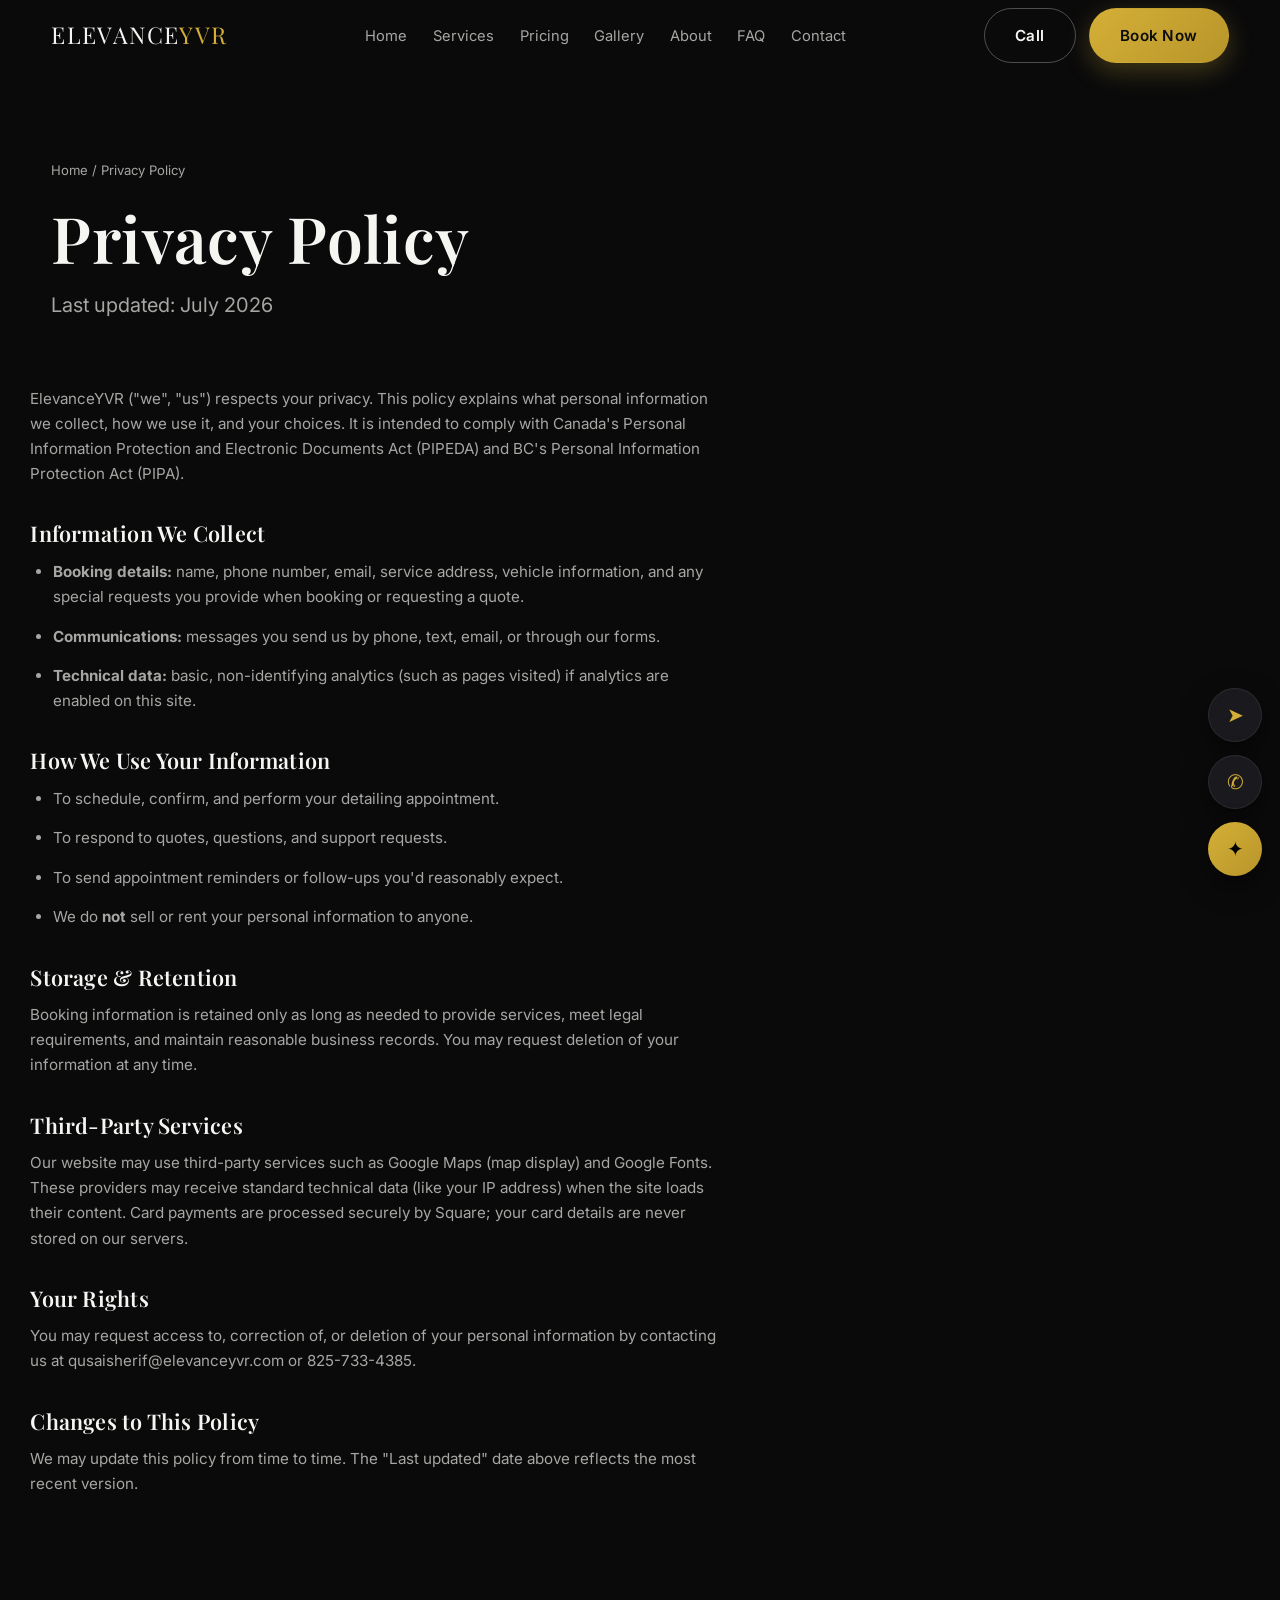
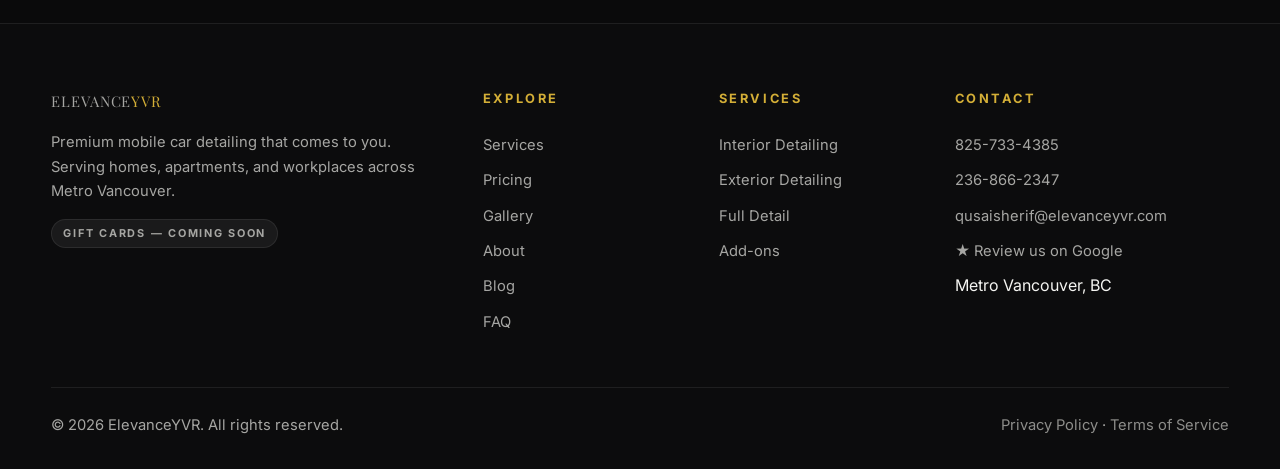
<file: privacy.html>
<!DOCTYPE html>
<html lang="en-CA">
<head>
  <meta charset="UTF-8">
  <meta name="viewport" content="width=device-width, initial-scale=1.0">
  <title>Privacy Policy | ElevanceYVR</title>
  <meta name="description" content="How ElevanceYVR collects, uses and protects your personal information.">
  <link rel="canonical" href="https://elevanceyvr.com/privacy.html">
  <meta name="theme-color" content="#0a0a0b">
  <link rel="icon" type="image/svg+xml" href="assets/img/favicon.svg">
  <meta property="og:type" content="website">
  <meta property="og:site_name" content="ElevanceYVR">
  <meta property="og:title" content="Privacy Policy | ElevanceYVR">
  <meta property="og:description" content="How ElevanceYVR collects, uses and protects your personal information.">
  <meta property="og:url" content="https://elevanceyvr.com/privacy.html">
  <meta property="og:image" content="https://elevanceyvr.com/assets/img/og-image.svg">
  <meta property="og:locale" content="en_CA">
  <meta name="twitter:card" content="summary_large_image">
  <meta name="twitter:title" content="Privacy Policy | ElevanceYVR">
  <meta name="twitter:description" content="How ElevanceYVR collects, uses and protects your personal information.">
  <meta name="twitter:image" content="https://elevanceyvr.com/assets/img/og-image.svg">
  <link rel="preconnect" href="https://fonts.googleapis.com">
  <link rel="preconnect" href="https://fonts.gstatic.com" crossorigin>
  <link href="https://fonts.googleapis.com/css2?family=Inter:wght@400;600;700&family=Playfair+Display:wght@500;600&display=swap" rel="stylesheet">
  <link rel="stylesheet" href="css/style.css">
</head>
<body>
  <a class="skip-link" href="#main">Skip to content</a>
  <header class="site-header">
    <div class="container nav">
      <a class="logo" href="index.html" aria-label="ElevanceYVR home">ELEVANCE<span>YVR</span></a>
      <nav aria-label="Main navigation">
        <ul class="nav-links" id="nav-links">
          <li><a href="index.html">Home</a></li>
          <li><a href="services.html">Services</a></li>
          <li><a href="pricing.html">Pricing</a></li>
          <li><a href="gallery.html">Gallery</a></li>
          <li><a href="about.html">About</a></li>
          <li><a href="faq.html">FAQ</a></li>
          <li><a href="contact.html">Contact</a></li>
        </ul>
      </nav>
      <div class="nav-cta">
        <a class="btn btn-outline" data-config="tel" href="tel:+18257334385">Call</a>
        <a class="btn btn-gold" href="booking.html">Book Now</a>
        <button class="nav-toggle" aria-expanded="false" aria-controls="nav-links" aria-label="Menu"><span></span></button>
      </div>
    </div>
  </header>
  <main id="main">
    <section class="page-hero">
      <div class="container">
        <p class="breadcrumbs"><a href="index.html">Home</a> / Privacy Policy</p>
        <h1>Privacy Policy</h1>
        <p class="lead">Last updated: July 2026</p>
      </div>
    </section>

    <section class="section legal-body" style="padding-top:0">
      <div class="container legal-body">
        <p>ElevanceYVR ("we", "us") respects your privacy. This policy explains what personal information we collect, how we use it, and your choices. It is intended to comply with Canada's Personal Information Protection and Electronic Documents Act (PIPEDA) and BC's Personal Information Protection Act (PIPA).</p>

        <h2>Information We Collect</h2>
        <ul>
          <li><strong>Booking details:</strong> name, phone number, email, service address, vehicle information, and any special requests you provide when booking or requesting a quote.</li>
          <li><strong>Communications:</strong> messages you send us by phone, text, email, or through our forms.</li>
          <li><strong>Technical data:</strong> basic, non-identifying analytics (such as pages visited) if analytics are enabled on this site.</li>
        </ul>

        <h2>How We Use Your Information</h2>
        <ul>
          <li>To schedule, confirm, and perform your detailing appointment.</li>
          <li>To respond to quotes, questions, and support requests.</li>
          <li>To send appointment reminders or follow-ups you'd reasonably expect.</li>
          <li>We do <strong>not</strong> sell or rent your personal information to anyone.</li>
        </ul>

        <h2>Storage &amp; Retention</h2>
        <p>Booking information is retained only as long as needed to provide services, meet legal requirements, and maintain reasonable business records. You may request deletion of your information at any time.</p>

        <h2>Third-Party Services</h2>
        <p>Our website may use third-party services such as Google Maps (map display) and Google Fonts. These providers may receive standard technical data (like your IP address) when the site loads their content. Card payments are processed securely by Square; your card details are never stored on our servers.</p>

        <h2>Your Rights</h2>
        <p>You may request access to, correction of, or deletion of your personal information by contacting us at <a data-config="mailto" href="mailto:qusaisherif@elevanceyvr.com" data-config-text>qusaisherif@elevanceyvr.com</a> or <a data-config="tel" href="tel:+18257334385" data-config-text>825-733-4385</a>.</p>

        <h2>Changes to This Policy</h2>
        <p>We may update this policy from time to time. The "Last updated" date above reflects the most recent version.</p>
      </div>
    </section>
  </main>
  <footer class="site-footer">
    <div class="container">
      <div class="footer-grid">
        <div>
          <a class="logo" href="index.html">ELEVANCE<span>YVR</span></a>
          <p class="mt-2">Premium mobile car detailing that comes to you. Serving homes, apartments, and workplaces across Metro Vancouver.</p>
          <p class="mt-2"><span class="badge badge-muted">Gift Cards — Coming Soon</span></p>
        </div>
        <div>
          <h4>Explore</h4>
          <ul>
            <li><a href="services.html">Services</a></li>
            <li><a href="pricing.html">Pricing</a></li>
            <li><a href="gallery.html">Gallery</a></li>
            <li><a href="about.html">About</a></li>
            <li><a href="blog/index.html">Blog</a></li>
            <li><a href="faq.html">FAQ</a></li>
          </ul>
        </div>
        <div>
          <h4>Services</h4>
          <ul>
            <li><a href="services.html#interior">Interior Detailing</a></li>
            <li><a href="services.html#exterior">Exterior Detailing</a></li>
            <li><a href="services.html#full">Full Detail</a></li>
            <li><a href="services.html#addons">Add-ons</a></li>
          </ul>
        </div>
        <div>
          <h4>Contact</h4>
          <ul>
            <li><a data-config="tel" href="tel:+18257334385" data-config-text>825-733-4385</a></li>
            <li><a data-config="tel2" href="tel:+12368662347" data-config-text>236-866-2347</a></li>
            <li><a data-config="mailto" href="mailto:qusaisherif@elevanceyvr.com" data-config-text>qusaisherif@elevanceyvr.com</a></li>
            <li><a data-config="review" href="#" target="_blank" rel="noopener">★ Review us on Google</a></li>
            <li>Metro Vancouver, BC</li>
          </ul>
        </div>
      </div>
      <div class="footer-bottom">
        <p>© <span data-year>2026</span> ElevanceYVR. All rights reserved.</p>
        <p><a href="privacy.html">Privacy Policy</a> · <a href="terms.html">Terms of Service</a></p>
      </div>
    </div>
  </footer>
  <div class="fab-stack">
    <a class="fab" data-config="directions" href="#" target="_blank" rel="noopener" aria-label="Get directions" title="Directions">➤</a>
    <a class="fab" data-config="tel" href="tel:+18257334385" aria-label="Call ElevanceYVR" title="Call">✆</a>
    <a class="fab fab-book" href="booking.html" aria-label="Book now" title="Book Now">✦</a>
  </div>
  <nav class="mobile-nav" aria-label="Quick actions">
    <ul>
      <li><a data-config="tel" href="tel:+18257334385"><span aria-hidden="true">✆</span><span>Call</span></a></li>
      <li><a class="primary" href="booking.html"><span aria-hidden="true">✦</span><span>Book</span></a></li>
      <li><a data-config="directions" href="#" target="_blank" rel="noopener"><span aria-hidden="true">➤</span><span>Directions</span></a></li>
    </ul>
  </nav>
  <script src="js/config.js"></script>
  <script src="js/main.js" defer></script>
</body>
</html>
</file>
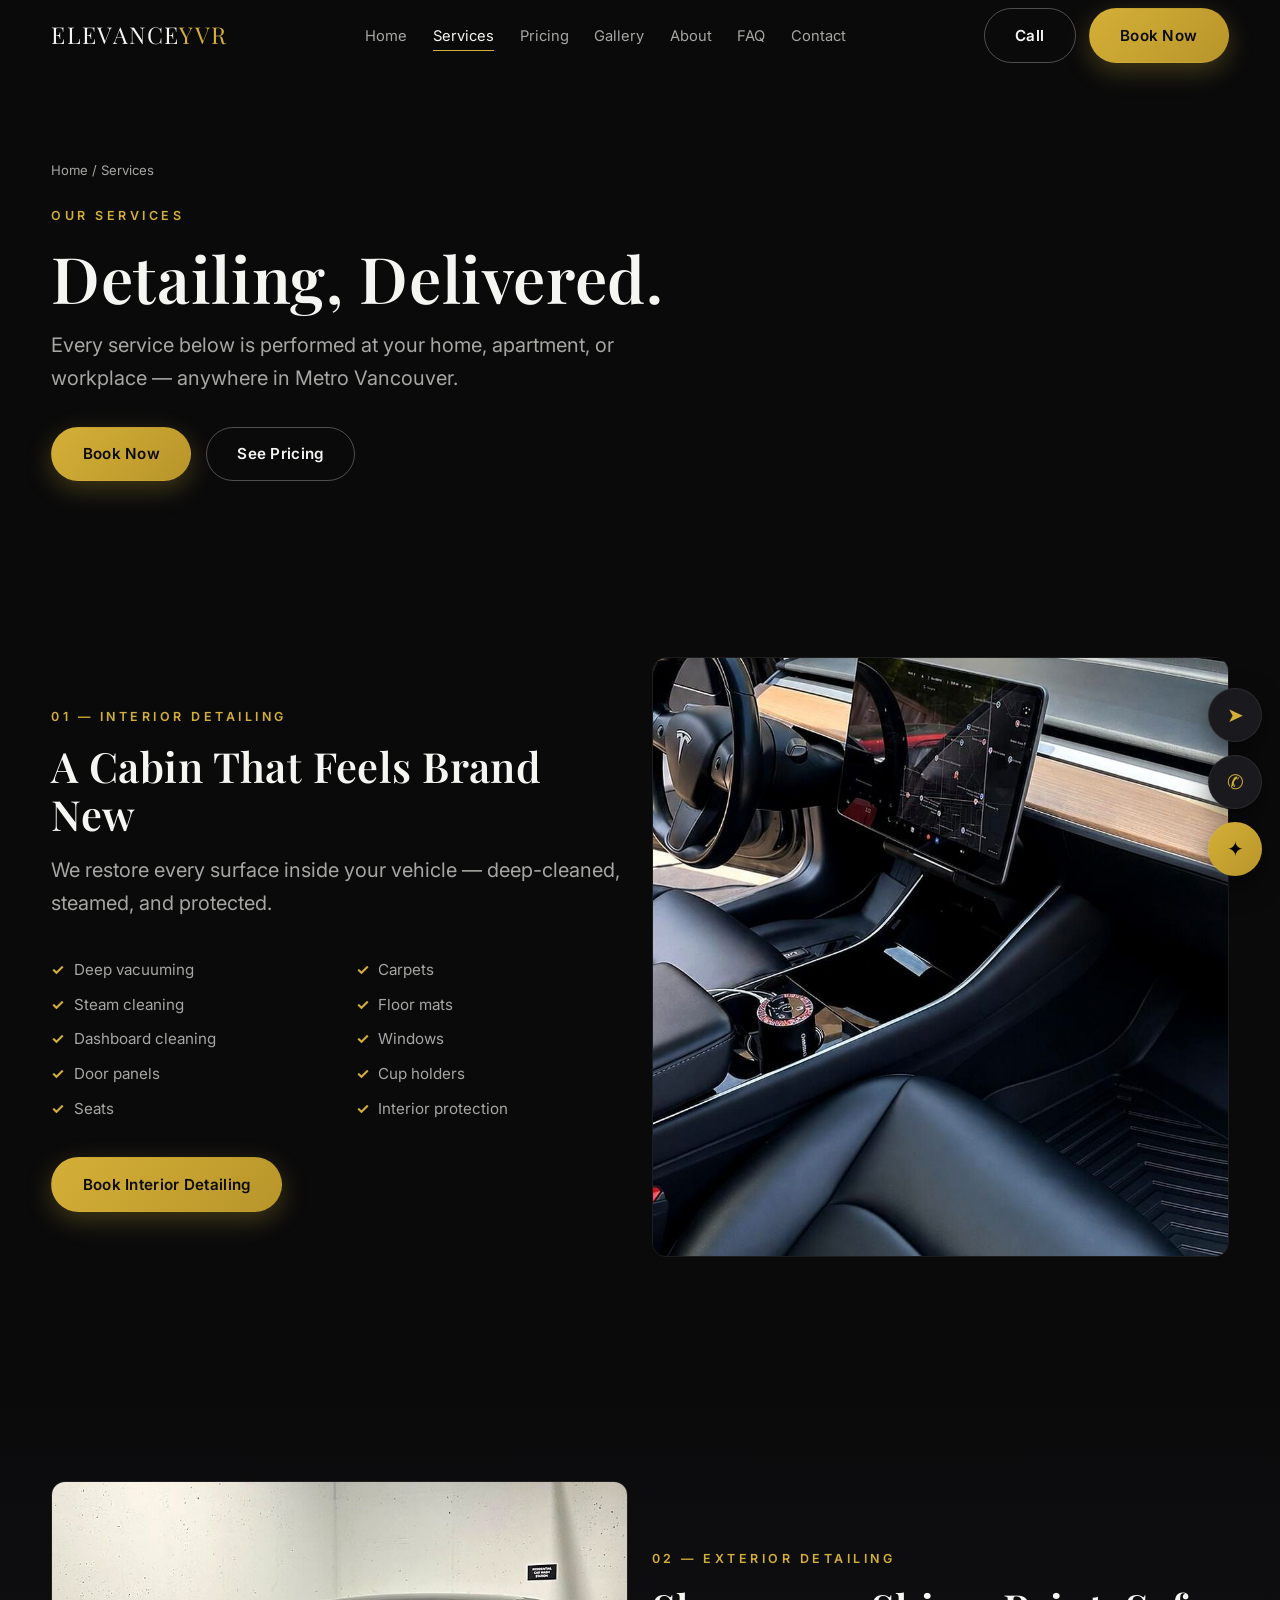
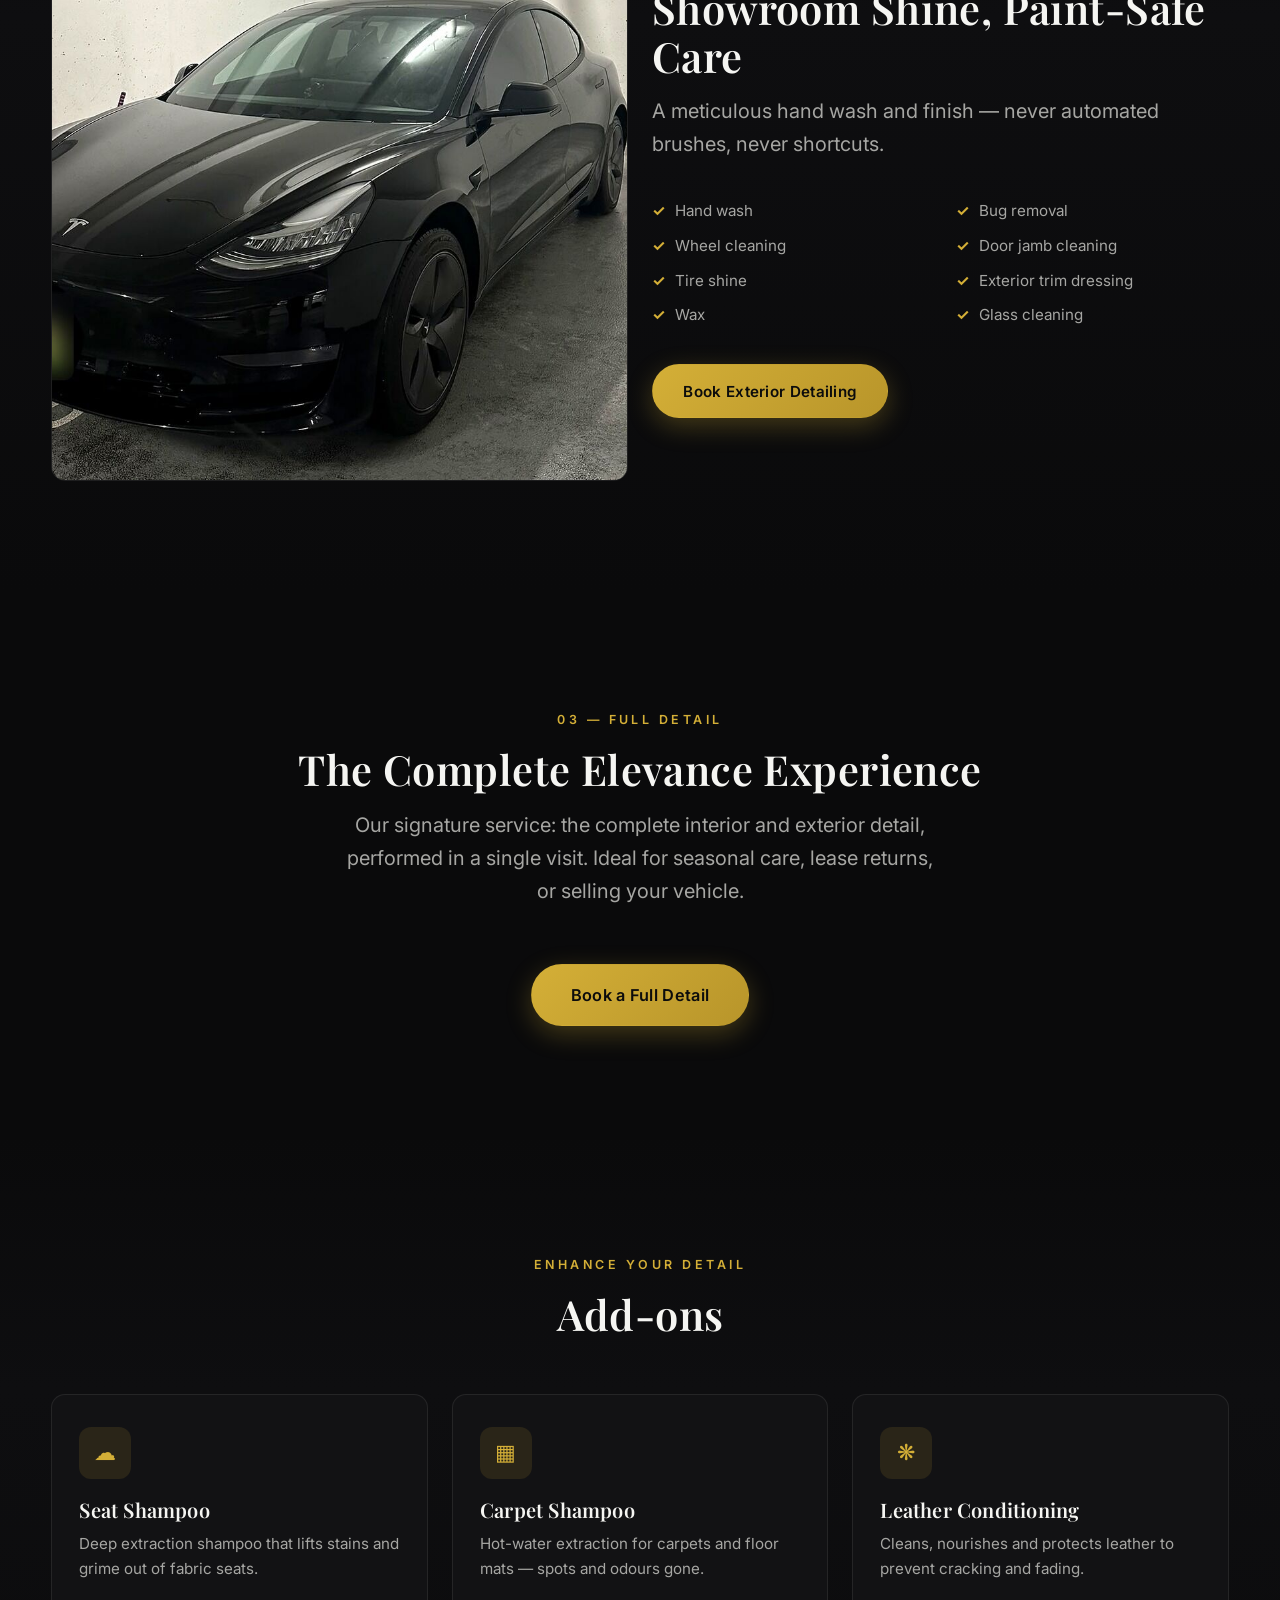
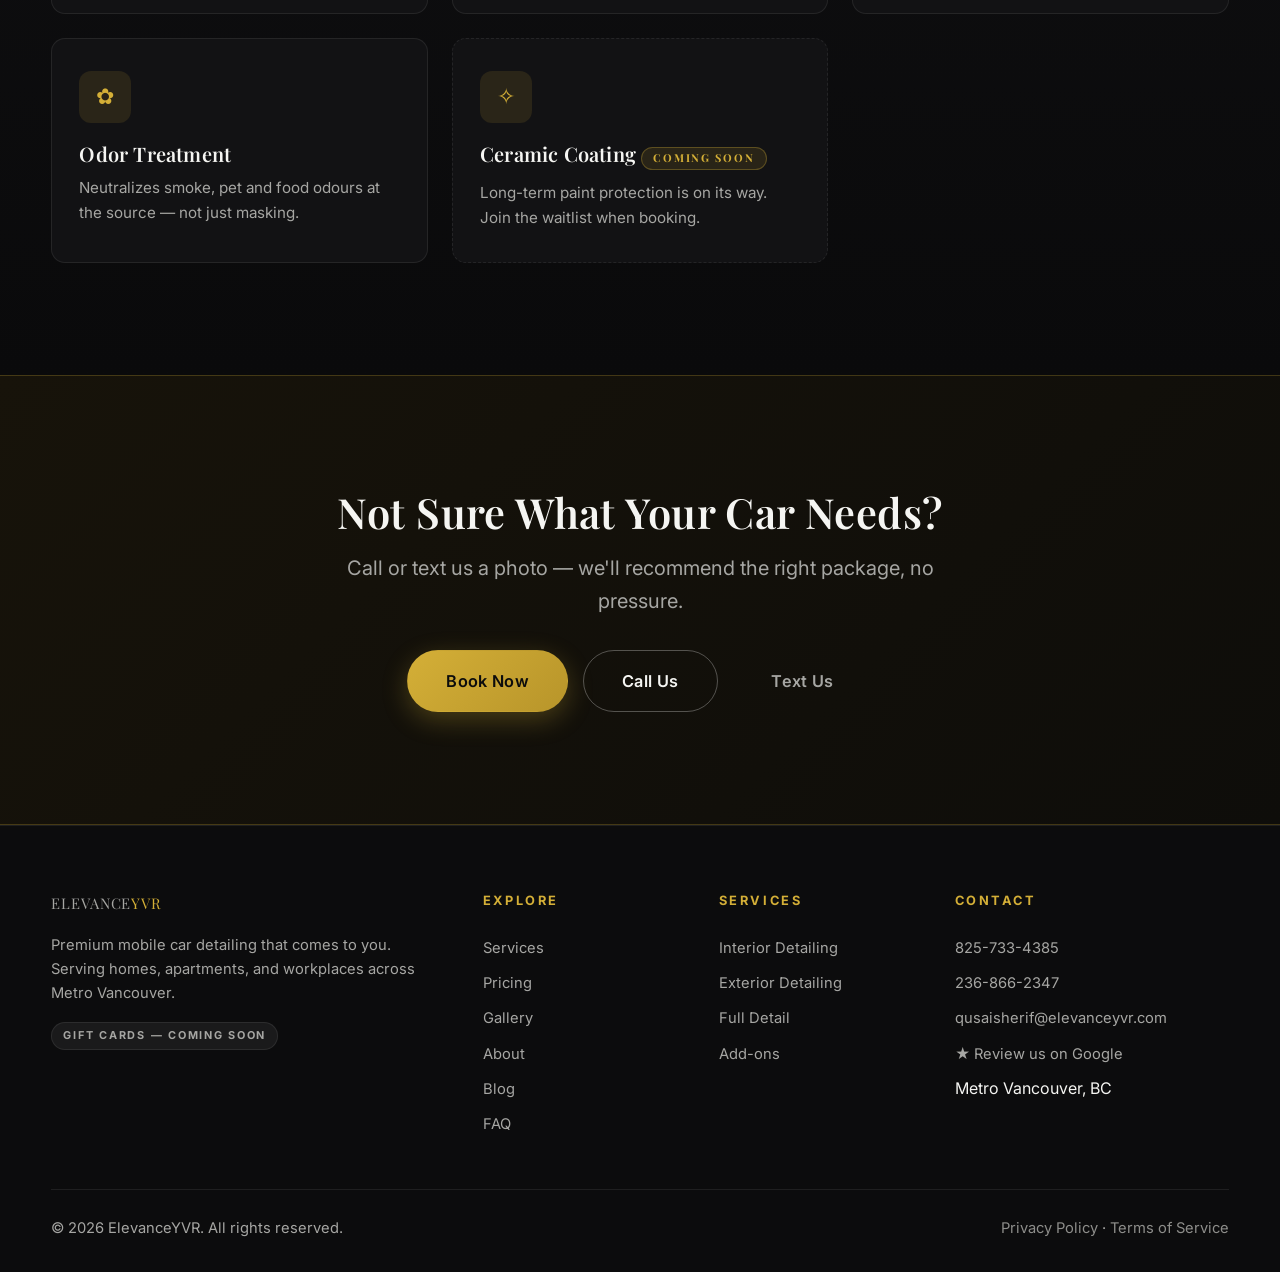
<file: services.html>
<!DOCTYPE html>
<html lang="en-CA">
<head>
  <meta charset="UTF-8">
  <meta name="viewport" content="width=device-width, initial-scale=1.0">
  <title>Car Detailing Services Vancouver | Interior & Exterior | ElevanceYVR</title>
  <meta name="description" content="Interior detailing, exterior detailing, full details and add-ons — delivered to your door anywhere in Metro Vancouver. See everything included.">
  <link rel="canonical" href="https://elevanceyvr.com/services.html">
  <meta name="theme-color" content="#0a0a0b">
  <link rel="icon" type="image/svg+xml" href="assets/img/favicon.svg">
  <meta property="og:type" content="website">
  <meta property="og:site_name" content="ElevanceYVR">
  <meta property="og:title" content="Car Detailing Services Vancouver | Interior & Exterior | ElevanceYVR">
  <meta property="og:description" content="Interior detailing, exterior detailing, full details and add-ons — delivered to your door anywhere in Metro Vancouver. See everything included.">
  <meta property="og:url" content="https://elevanceyvr.com/services.html">
  <meta property="og:image" content="https://elevanceyvr.com/assets/img/og-image.svg">
  <meta property="og:locale" content="en_CA">
  <meta name="twitter:card" content="summary_large_image">
  <meta name="twitter:title" content="Car Detailing Services Vancouver | Interior & Exterior | ElevanceYVR">
  <meta name="twitter:description" content="Interior detailing, exterior detailing, full details and add-ons — delivered to your door anywhere in Metro Vancouver. See everything included.">
  <meta name="twitter:image" content="https://elevanceyvr.com/assets/img/og-image.svg">
  <link rel="preconnect" href="https://fonts.googleapis.com">
  <link rel="preconnect" href="https://fonts.gstatic.com" crossorigin>
  <link href="https://fonts.googleapis.com/css2?family=Inter:wght@400;600;700&family=Playfair+Display:wght@500;600&display=swap" rel="stylesheet">
  <link rel="stylesheet" href="css/style.css">
</head>
<body>
  <a class="skip-link" href="#main">Skip to content</a>
  <header class="site-header">
    <div class="container nav">
      <a class="logo" href="index.html" aria-label="ElevanceYVR home">ELEVANCE<span>YVR</span></a>
      <nav aria-label="Main navigation">
        <ul class="nav-links" id="nav-links">
          <li><a href="index.html">Home</a></li>
          <li><a href="services.html" aria-current="page">Services</a></li>
          <li><a href="pricing.html">Pricing</a></li>
          <li><a href="gallery.html">Gallery</a></li>
          <li><a href="about.html">About</a></li>
          <li><a href="faq.html">FAQ</a></li>
          <li><a href="contact.html">Contact</a></li>
        </ul>
      </nav>
      <div class="nav-cta">
        <a class="btn btn-outline" data-config="tel" href="tel:+18257334385">Call</a>
        <a class="btn btn-gold" href="booking.html">Book Now</a>
        <button class="nav-toggle" aria-expanded="false" aria-controls="nav-links" aria-label="Menu"><span></span></button>
      </div>
    </div>
  </header>
  <main id="main">
    <section class="page-hero">
      <div class="container">
        <p class="breadcrumbs"><a href="index.html">Home</a> / Services</p>
        <p class="eyebrow">Our Services</p>
        <h1>Detailing, Delivered.</h1>
        <p class="lead">Every service below is performed at your home, apartment, or workplace — anywhere in Metro Vancouver.</p>
        <div class="btn-row mt-3">
          <a class="btn btn-gold" href="booking.html">Book Now</a>
          <a class="btn btn-outline" href="pricing.html">See Pricing</a>
        </div>
      </div>
    </section>

    <!-- Interior -->
    <section class="section" id="interior">
      <div class="container">
        <div class="grid grid-2" style="align-items:center">
          <div class="reveal">
            <p class="eyebrow">01 — Interior Detailing</p>
            <h2>A Cabin That Feels Brand New</h2>
            <p class="lead mt-2">We restore every surface inside your vehicle — deep-cleaned, steamed, and protected.</p>
            <ul class="check-list mt-3" style="columns:2;column-gap:2rem">
              <li>Deep vacuuming</li>
              <li>Steam cleaning</li>
              <li>Dashboard cleaning</li>
              <li>Door panels</li>
              <li>Seats</li>
              <li>Carpets</li>
              <li>Floor mats</li>
              <li>Windows</li>
              <li>Cup holders</li>
              <li>Interior protection</li>
            </ul>
            <a class="btn btn-gold mt-3" href="booking.html?package=interior">Book Interior Detailing</a>
          </div>
          <img class="reveal reveal-d1" src="assets/img/interior-1.svg" alt="Deep-cleaned vehicle interior" loading="lazy" width="800" height="600" style="border-radius:var(--radius);border:1px solid var(--line)">
        </div>
      </div>
    </section>

    <!-- Exterior -->
    <section class="section section-alt" id="exterior">
      <div class="container">
        <div class="grid grid-2" style="align-items:center">
          <img class="reveal" src="assets/img/exterior-1.svg" alt="Hand-washed vehicle exterior with glossy finish" loading="lazy" width="800" height="600" style="border-radius:var(--radius);border:1px solid var(--line)">
          <div class="reveal reveal-d1">
            <p class="eyebrow">02 — Exterior Detailing</p>
            <h2>Showroom Shine, Paint-Safe Care</h2>
            <p class="lead mt-2">A meticulous hand wash and finish — never automated brushes, never shortcuts.</p>
            <ul class="check-list mt-3" style="columns:2;column-gap:2rem">
              <li>Hand wash</li>
              <li>Wheel cleaning</li>
              <li>Tire shine</li>
              <li>Wax</li>
              <li>Bug removal</li>
              <li>Door jamb cleaning</li>
              <li>Exterior trim dressing</li>
              <li>Glass cleaning</li>
            </ul>
            <a class="btn btn-gold mt-3" href="booking.html?package=exterior">Book Exterior Detailing</a>
          </div>
        </div>
      </div>
    </section>

    <!-- Full Detail -->
    <section class="section" id="full">
      <div class="container">
        <div class="section-head center reveal">
          <p class="eyebrow">03 — Full Detail</p>
          <h2>The Complete Elevance Experience</h2>
          <p class="lead mt-2">Our signature service: the complete interior and exterior detail, performed in a single visit. Ideal for seasonal care, lease returns, or selling your vehicle.</p>
        </div>
        <p class="center"><a class="btn btn-gold btn-lg" href="booking.html?package=full">Book a Full Detail</a></p>
      </div>
    </section>

    <!-- Add-ons -->
    <section class="section section-alt" id="addons">
      <div class="container">
        <div class="section-head center reveal">
          <p class="eyebrow">Enhance Your Detail</p>
          <h2>Add-ons</h2>
        </div>
        <div class="grid grid-3">
          <div class="card reveal"><div class="card-icon" aria-hidden="true">☁</div><h3>Seat Shampoo</h3><p>Deep extraction shampoo that lifts stains and grime out of fabric seats.</p></div>
          <div class="card reveal reveal-d1"><div class="card-icon" aria-hidden="true">▦</div><h3>Carpet Shampoo</h3><p>Hot-water extraction for carpets and floor mats — spots and odours gone.</p></div>
          <div class="card reveal reveal-d2"><div class="card-icon" aria-hidden="true">❋</div><h3>Leather Conditioning</h3><p>Cleans, nourishes and protects leather to prevent cracking and fading.</p></div>
          <div class="card reveal"><div class="card-icon" aria-hidden="true">✿</div><h3>Odor Treatment</h3><p>Neutralizes smoke, pet and food odours at the source — not just masking.</p></div>
          <div class="card reveal reveal-d1" style="border-style:dashed">
            <div class="card-icon" aria-hidden="true">✧</div>
            <h3>Ceramic Coating <span class="badge">Coming Soon</span></h3>
            <p>Long-term paint protection is on its way. Join the waitlist when booking.</p>
          </div>
        </div>
      </div>
    </section>

    <!-- CTA -->
    <section class="section cta-band">
      <div class="container center reveal">
        <h2>Not Sure What Your Car Needs?</h2>
        <p class="lead mt-2" style="margin-inline:auto">Call or text us a photo — we'll recommend the right package, no pressure.</p>
        <div class="btn-row mt-3" style="justify-content:center">
          <a class="btn btn-gold btn-lg" href="booking.html">Book Now</a>
          <a class="btn btn-outline btn-lg" data-config="tel" href="tel:+18257334385">Call Us</a>
          <a class="btn btn-ghost btn-lg" data-config="sms" href="sms:+18257334385">Text Us</a>
        </div>
      </div>
    </section>
  </main>
  <footer class="site-footer">
    <div class="container">
      <div class="footer-grid">
        <div>
          <a class="logo" href="index.html">ELEVANCE<span>YVR</span></a>
          <p class="mt-2">Premium mobile car detailing that comes to you. Serving homes, apartments, and workplaces across Metro Vancouver.</p>
          <p class="mt-2"><span class="badge badge-muted">Gift Cards — Coming Soon</span></p>
        </div>
        <div>
          <h4>Explore</h4>
          <ul>
            <li><a href="services.html">Services</a></li>
            <li><a href="pricing.html">Pricing</a></li>
            <li><a href="gallery.html">Gallery</a></li>
            <li><a href="about.html">About</a></li>
            <li><a href="blog/index.html">Blog</a></li>
            <li><a href="faq.html">FAQ</a></li>
          </ul>
        </div>
        <div>
          <h4>Services</h4>
          <ul>
            <li><a href="services.html#interior">Interior Detailing</a></li>
            <li><a href="services.html#exterior">Exterior Detailing</a></li>
            <li><a href="services.html#full">Full Detail</a></li>
            <li><a href="services.html#addons">Add-ons</a></li>
          </ul>
        </div>
        <div>
          <h4>Contact</h4>
          <ul>
            <li><a data-config="tel" href="tel:+18257334385" data-config-text>825-733-4385</a></li>
            <li><a data-config="tel2" href="tel:+12368662347" data-config-text>236-866-2347</a></li>
            <li><a data-config="mailto" href="mailto:qusaisherif@elevanceyvr.com" data-config-text>qusaisherif@elevanceyvr.com</a></li>
            <li><a data-config="review" href="#" target="_blank" rel="noopener">★ Review us on Google</a></li>
            <li>Metro Vancouver, BC</li>
          </ul>
        </div>
      </div>
      <div class="footer-bottom">
        <p>© <span data-year>2026</span> ElevanceYVR. All rights reserved.</p>
        <p><a href="privacy.html">Privacy Policy</a> · <a href="terms.html">Terms of Service</a></p>
      </div>
    </div>
  </footer>
  <div class="fab-stack">
    <a class="fab" data-config="directions" href="#" target="_blank" rel="noopener" aria-label="Get directions" title="Directions">➤</a>
    <a class="fab" data-config="tel" href="tel:+18257334385" aria-label="Call ElevanceYVR" title="Call">✆</a>
    <a class="fab fab-book" href="booking.html" aria-label="Book now" title="Book Now">✦</a>
  </div>
  <nav class="mobile-nav" aria-label="Quick actions">
    <ul>
      <li><a data-config="tel" href="tel:+18257334385"><span aria-hidden="true">✆</span><span>Call</span></a></li>
      <li><a class="primary" href="booking.html"><span aria-hidden="true">✦</span><span>Book</span></a></li>
      <li><a data-config="directions" href="#" target="_blank" rel="noopener"><span aria-hidden="true">➤</span><span>Directions</span></a></li>
    </ul>
  </nav>
  <script src="js/config.js"></script>
  <script src="js/main.js" defer></script>
</body>
</html>
</file>
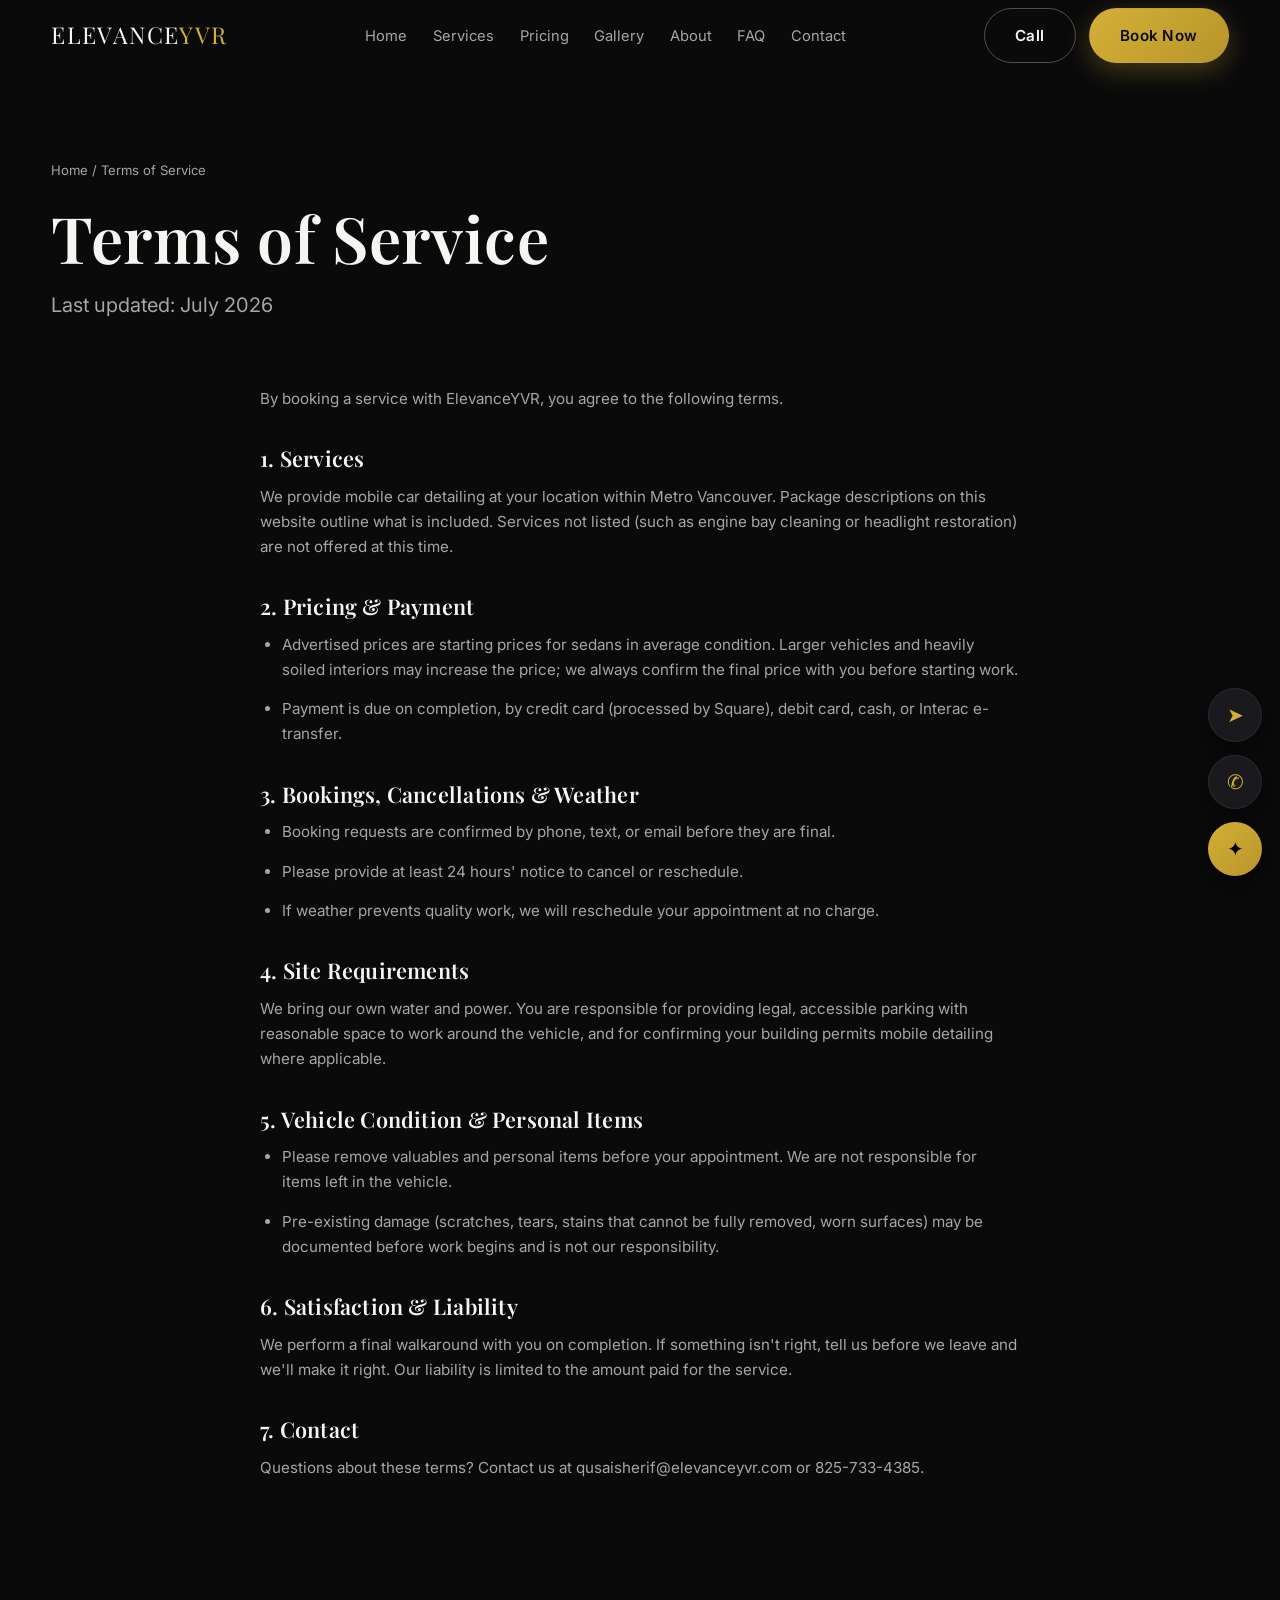
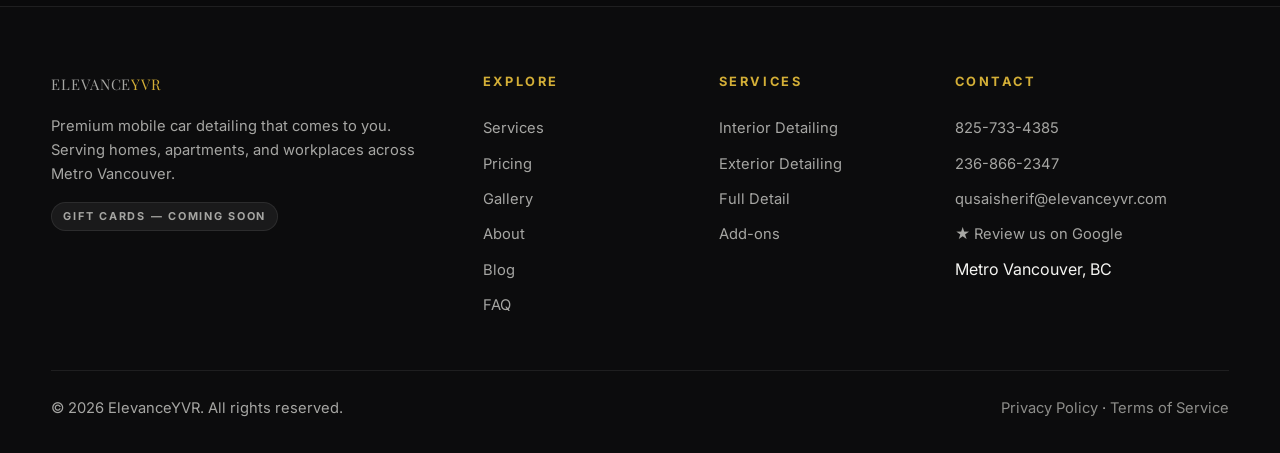
<file: terms.html>
<!DOCTYPE html>
<html lang="en-CA">
<head>
  <meta charset="UTF-8">
  <meta name="viewport" content="width=device-width, initial-scale=1.0">
  <title>Terms of Service | ElevanceYVR</title>
  <meta name="description" content="Terms and conditions for booking mobile car detailing services with ElevanceYVR.">
  <link rel="canonical" href="https://elevanceyvr.com/terms.html">
  <meta name="theme-color" content="#0a0a0b">
  <link rel="icon" type="image/svg+xml" href="assets/img/favicon.svg">
  <meta property="og:type" content="website">
  <meta property="og:site_name" content="ElevanceYVR">
  <meta property="og:title" content="Terms of Service | ElevanceYVR">
  <meta property="og:description" content="Terms and conditions for booking mobile car detailing services with ElevanceYVR.">
  <meta property="og:url" content="https://elevanceyvr.com/terms.html">
  <meta property="og:image" content="https://elevanceyvr.com/assets/img/og-image.svg">
  <meta property="og:locale" content="en_CA">
  <meta name="twitter:card" content="summary_large_image">
  <meta name="twitter:title" content="Terms of Service | ElevanceYVR">
  <meta name="twitter:description" content="Terms and conditions for booking mobile car detailing services with ElevanceYVR.">
  <meta name="twitter:image" content="https://elevanceyvr.com/assets/img/og-image.svg">
  <link rel="preconnect" href="https://fonts.googleapis.com">
  <link rel="preconnect" href="https://fonts.gstatic.com" crossorigin>
  <link href="https://fonts.googleapis.com/css2?family=Inter:wght@400;600;700&family=Playfair+Display:wght@500;600&display=swap" rel="stylesheet">
  <link rel="stylesheet" href="css/style.css">
</head>
<body>
  <a class="skip-link" href="#main">Skip to content</a>
  <header class="site-header">
    <div class="container nav">
      <a class="logo" href="index.html" aria-label="ElevanceYVR home">ELEVANCE<span>YVR</span></a>
      <nav aria-label="Main navigation">
        <ul class="nav-links" id="nav-links">
          <li><a href="index.html">Home</a></li>
          <li><a href="services.html">Services</a></li>
          <li><a href="pricing.html">Pricing</a></li>
          <li><a href="gallery.html">Gallery</a></li>
          <li><a href="about.html">About</a></li>
          <li><a href="faq.html">FAQ</a></li>
          <li><a href="contact.html">Contact</a></li>
        </ul>
      </nav>
      <div class="nav-cta">
        <a class="btn btn-outline" data-config="tel" href="tel:+18257334385">Call</a>
        <a class="btn btn-gold" href="booking.html">Book Now</a>
        <button class="nav-toggle" aria-expanded="false" aria-controls="nav-links" aria-label="Menu"><span></span></button>
      </div>
    </div>
  </header>
  <main id="main">
    <section class="page-hero">
      <div class="container">
        <p class="breadcrumbs"><a href="index.html">Home</a> / Terms of Service</p>
        <h1>Terms of Service</h1>
        <p class="lead">Last updated: July 2026</p>
      </div>
    </section>

    <section class="section" style="padding-top:0">
      <div class="container legal-body">
        <p>By booking a service with ElevanceYVR, you agree to the following terms.</p>

        <h2>1. Services</h2>
        <p>We provide mobile car detailing at your location within Metro Vancouver. Package descriptions on this website outline what is included. Services not listed (such as engine bay cleaning or headlight restoration) are not offered at this time.</p>

        <h2>2. Pricing &amp; Payment</h2>
        <ul>
          <li>Advertised prices are starting prices for sedans in average condition. Larger vehicles and heavily soiled interiors may increase the price; we always confirm the final price with you before starting work.</li>
          <li>Payment is due on completion, by credit card (processed by Square), debit card, cash, or Interac e-transfer.</li>
        </ul>

        <h2>3. Bookings, Cancellations &amp; Weather</h2>
        <ul>
          <li>Booking requests are confirmed by phone, text, or email before they are final.</li>
          <li>Please provide at least 24 hours' notice to cancel or reschedule.</li>
          <li>If weather prevents quality work, we will reschedule your appointment at no charge.</li>
        </ul>

        <h2>4. Site Requirements</h2>
        <p>We bring our own water and power. You are responsible for providing legal, accessible parking with reasonable space to work around the vehicle, and for confirming your building permits mobile detailing where applicable.</p>

        <h2>5. Vehicle Condition &amp; Personal Items</h2>
        <ul>
          <li>Please remove valuables and personal items before your appointment. We are not responsible for items left in the vehicle.</li>
          <li>Pre-existing damage (scratches, tears, stains that cannot be fully removed, worn surfaces) may be documented before work begins and is not our responsibility.</li>
        </ul>

        <h2>6. Satisfaction &amp; Liability</h2>
        <p>We perform a final walkaround with you on completion. If something isn't right, tell us before we leave and we'll make it right. Our liability is limited to the amount paid for the service.</p>

        <h2>7. Contact</h2>
        <p>Questions about these terms? Contact us at <a data-config="mailto" href="mailto:qusaisherif@elevanceyvr.com" data-config-text>qusaisherif@elevanceyvr.com</a> or <a data-config="tel" href="tel:+18257334385" data-config-text>825-733-4385</a>.</p>
      </div>
    </section>
  </main>
  <footer class="site-footer">
    <div class="container">
      <div class="footer-grid">
        <div>
          <a class="logo" href="index.html">ELEVANCE<span>YVR</span></a>
          <p class="mt-2">Premium mobile car detailing that comes to you. Serving homes, apartments, and workplaces across Metro Vancouver.</p>
          <p class="mt-2"><span class="badge badge-muted">Gift Cards — Coming Soon</span></p>
        </div>
        <div>
          <h4>Explore</h4>
          <ul>
            <li><a href="services.html">Services</a></li>
            <li><a href="pricing.html">Pricing</a></li>
            <li><a href="gallery.html">Gallery</a></li>
            <li><a href="about.html">About</a></li>
            <li><a href="blog/index.html">Blog</a></li>
            <li><a href="faq.html">FAQ</a></li>
          </ul>
        </div>
        <div>
          <h4>Services</h4>
          <ul>
            <li><a href="services.html#interior">Interior Detailing</a></li>
            <li><a href="services.html#exterior">Exterior Detailing</a></li>
            <li><a href="services.html#full">Full Detail</a></li>
            <li><a href="services.html#addons">Add-ons</a></li>
          </ul>
        </div>
        <div>
          <h4>Contact</h4>
          <ul>
            <li><a data-config="tel" href="tel:+18257334385" data-config-text>825-733-4385</a></li>
            <li><a data-config="tel2" href="tel:+12368662347" data-config-text>236-866-2347</a></li>
            <li><a data-config="mailto" href="mailto:qusaisherif@elevanceyvr.com" data-config-text>qusaisherif@elevanceyvr.com</a></li>
            <li><a data-config="review" href="#" target="_blank" rel="noopener">★ Review us on Google</a></li>
            <li>Metro Vancouver, BC</li>
          </ul>
        </div>
      </div>
      <div class="footer-bottom">
        <p>© <span data-year>2026</span> ElevanceYVR. All rights reserved.</p>
        <p><a href="privacy.html">Privacy Policy</a> · <a href="terms.html">Terms of Service</a></p>
      </div>
    </div>
  </footer>
  <div class="fab-stack">
    <a class="fab" data-config="directions" href="#" target="_blank" rel="noopener" aria-label="Get directions" title="Directions">➤</a>
    <a class="fab" data-config="tel" href="tel:+18257334385" aria-label="Call ElevanceYVR" title="Call">✆</a>
    <a class="fab fab-book" href="booking.html" aria-label="Book now" title="Book Now">✦</a>
  </div>
  <nav class="mobile-nav" aria-label="Quick actions">
    <ul>
      <li><a data-config="tel" href="tel:+18257334385"><span aria-hidden="true">✆</span><span>Call</span></a></li>
      <li><a class="primary" href="booking.html"><span aria-hidden="true">✦</span><span>Book</span></a></li>
      <li><a data-config="directions" href="#" target="_blank" rel="noopener"><span aria-hidden="true">➤</span><span>Directions</span></a></li>
    </ul>
  </nav>
  <script src="js/config.js"></script>
  <script src="js/main.js" defer></script>
</body>
</html>
</file>
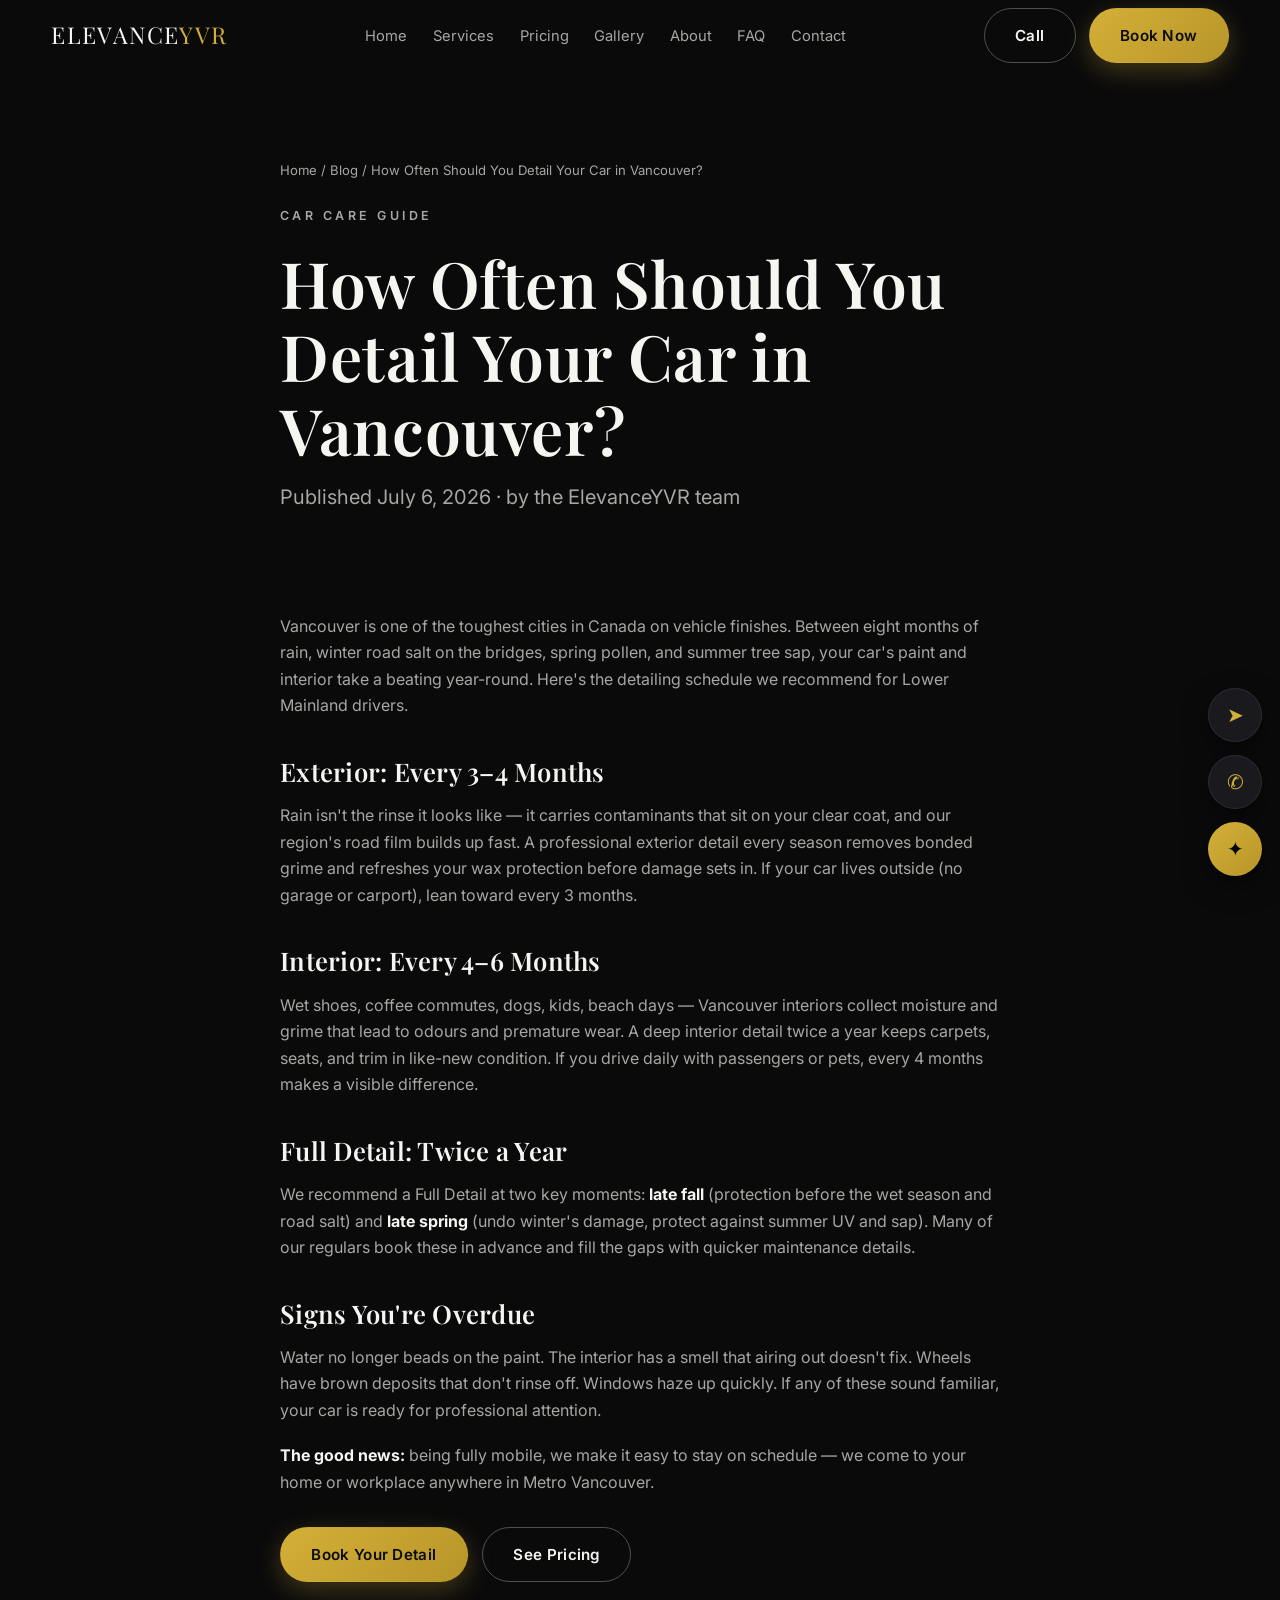
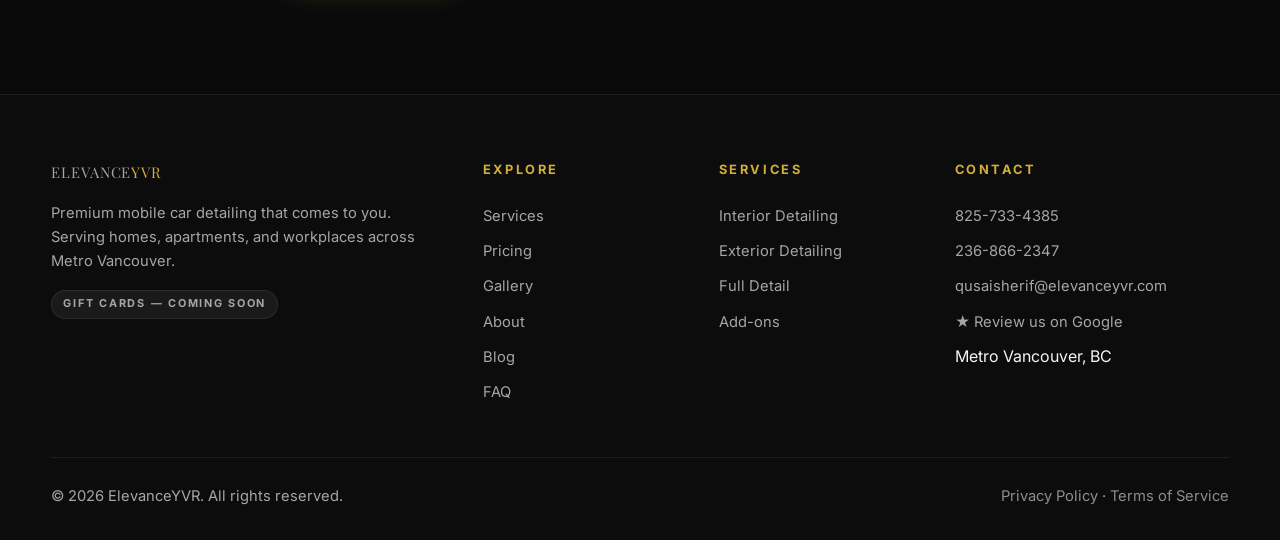
<file: blog/how-often-should-you-detail-your-car-vancouver.html>
<!DOCTYPE html>
<html lang="en-CA">
<head>
  <meta charset="UTF-8">
  <meta name="viewport" content="width=device-width, initial-scale=1.0">
  <title>How Often Should You Detail Your Car in Vancouver? | ElevanceYVR</title>
  <meta name="description" content="Vancouver rain, road salt and pollen are hard on your vehicle. Here's how often you should book interior and exterior detailing in the Lower Mainland.">
  <link rel="canonical" href="https://elevanceyvr.com/blog/how-often-should-you-detail-your-car-vancouver.html">
  <meta name="theme-color" content="#0a0a0b">
  <link rel="icon" type="image/svg+xml" href="../assets/img/favicon.svg">
  <meta property="og:type" content="website">
  <meta property="og:site_name" content="ElevanceYVR">
  <meta property="og:title" content="How Often Should You Detail Your Car in Vancouver? | ElevanceYVR">
  <meta property="og:description" content="Vancouver rain, road salt and pollen are hard on your vehicle. Here's how often you should book interior and exterior detailing in the Lower Mainland.">
  <meta property="og:url" content="https://elevanceyvr.com/blog/how-often-should-you-detail-your-car-vancouver.html">
  <meta property="og:image" content="https://elevanceyvr.com/assets/img/og-image.svg">
  <meta property="og:locale" content="en_CA">
  <meta name="twitter:card" content="summary_large_image">
  <meta name="twitter:title" content="How Often Should You Detail Your Car in Vancouver? | ElevanceYVR">
  <meta name="twitter:description" content="Vancouver rain, road salt and pollen are hard on your vehicle. Here's how often you should book interior and exterior detailing in the Lower Mainland.">
  <meta name="twitter:image" content="https://elevanceyvr.com/assets/img/og-image.svg">
  <link rel="preconnect" href="https://fonts.googleapis.com">
  <link rel="preconnect" href="https://fonts.gstatic.com" crossorigin>
  <link href="https://fonts.googleapis.com/css2?family=Inter:wght@400;600;700&family=Playfair+Display:wght@500;600&display=swap" rel="stylesheet">
  <link rel="stylesheet" href="../css/style.css">
</head>
<body>
  <a class="skip-link" href="#main">Skip to content</a>
  <header class="site-header">
    <div class="container nav">
      <a class="logo" href="../index.html" aria-label="ElevanceYVR home">ELEVANCE<span>YVR</span></a>
      <nav aria-label="Main navigation">
        <ul class="nav-links" id="nav-links">
          <li><a href="../index.html">Home</a></li>
          <li><a href="../services.html">Services</a></li>
          <li><a href="../pricing.html">Pricing</a></li>
          <li><a href="../gallery.html">Gallery</a></li>
          <li><a href="../about.html">About</a></li>
          <li><a href="../faq.html">FAQ</a></li>
          <li><a href="../contact.html">Contact</a></li>
        </ul>
      </nav>
      <div class="nav-cta">
        <a class="btn btn-outline" data-config="tel" href="tel:+18257334385">Call</a>
        <a class="btn btn-gold" href="../booking.html">Book Now</a>
        <button class="nav-toggle" aria-expanded="false" aria-controls="nav-links" aria-label="Menu"><span></span></button>
      </div>
    </div>
  </header>
  <main id="main">
    <section class="page-hero">
      <div class="container post-body">
        <p class="breadcrumbs"><a href="../index.html">Home</a> / <a href="index.html">Blog</a> / How Often Should You Detail Your Car in Vancouver?</p>
        <p class="eyebrow">Car Care Guide</p>
        <h1>How Often Should You Detail Your Car in Vancouver?</h1>
        <p class="lead mt-2">Published July 6, 2026 · by the ElevanceYVR team</p>
      </div>
    </section>

    <article class="section" style="padding-top:1rem">
      <div class="container post-body">
        <p>Vancouver is one of the toughest cities in Canada on vehicle finishes. Between eight months of rain, winter road salt on the bridges, spring pollen, and summer tree sap, your car's paint and interior take a beating year-round. Here's the detailing schedule we recommend for Lower Mainland drivers.</p>

        <h2>Exterior: Every 3–4 Months</h2>
        <p>Rain isn't the rinse it looks like — it carries contaminants that sit on your clear coat, and our region's road film builds up fast. A professional exterior detail every season removes bonded grime and refreshes your wax protection before damage sets in. If your car lives outside (no garage or carport), lean toward every 3 months.</p>

        <h2>Interior: Every 4–6 Months</h2>
        <p>Wet shoes, coffee commutes, dogs, kids, beach days — Vancouver interiors collect moisture and grime that lead to odours and premature wear. A deep interior detail twice a year keeps carpets, seats, and trim in like-new condition. If you drive daily with passengers or pets, every 4 months makes a visible difference.</p>

        <h2>Full Detail: Twice a Year</h2>
        <p>We recommend a Full Detail at two key moments: <strong>late fall</strong> (protection before the wet season and road salt) and <strong>late spring</strong> (undo winter's damage, protect against summer UV and sap). Many of our regulars book these in advance and fill the gaps with quicker maintenance details.</p>

        <h2>Signs You're Overdue</h2>
        <p>Water no longer beads on the paint. The interior has a smell that airing out doesn't fix. Wheels have brown deposits that don't rinse off. Windows haze up quickly. If any of these sound familiar, your car is ready for professional attention.</p>

        <p><strong>The good news:</strong> being fully mobile, we make it easy to stay on schedule — we come to your home or workplace anywhere in Metro Vancouver.</p>

        <div class="btn-row mt-3">
          <a class="btn btn-gold" href="../booking.html">Book Your Detail</a>
          <a class="btn btn-outline" href="../pricing.html">See Pricing</a>
        </div>
      </div>
    </article>
  </main>
  <footer class="site-footer">
    <div class="container">
      <div class="footer-grid">
        <div>
          <a class="logo" href="../index.html">ELEVANCE<span>YVR</span></a>
          <p class="mt-2">Premium mobile car detailing that comes to you. Serving homes, apartments, and workplaces across Metro Vancouver.</p>
          <p class="mt-2"><span class="badge badge-muted">Gift Cards — Coming Soon</span></p>
        </div>
        <div>
          <h4>Explore</h4>
          <ul>
            <li><a href="../services.html">Services</a></li>
            <li><a href="../pricing.html">Pricing</a></li>
            <li><a href="../gallery.html">Gallery</a></li>
            <li><a href="../about.html">About</a></li>
            <li><a href="../blog/index.html">Blog</a></li>
            <li><a href="../faq.html">FAQ</a></li>
          </ul>
        </div>
        <div>
          <h4>Services</h4>
          <ul>
            <li><a href="../services.html#interior">Interior Detailing</a></li>
            <li><a href="../services.html#exterior">Exterior Detailing</a></li>
            <li><a href="../services.html#full">Full Detail</a></li>
            <li><a href="../services.html#addons">Add-ons</a></li>
          </ul>
        </div>
        <div>
          <h4>Contact</h4>
          <ul>
            <li><a data-config="tel" href="tel:+18257334385" data-config-text>825-733-4385</a></li>
            <li><a data-config="tel2" href="tel:+12368662347" data-config-text>236-866-2347</a></li>
            <li><a data-config="mailto" href="mailto:qusaisherif@elevanceyvr.com" data-config-text>qusaisherif@elevanceyvr.com</a></li>
            <li><a data-config="review" href="#" target="_blank" rel="noopener">★ Review us on Google</a></li>
            <li>Metro Vancouver, BC</li>
          </ul>
        </div>
      </div>
      <div class="footer-bottom">
        <p>© <span data-year>2026</span> ElevanceYVR. All rights reserved.</p>
        <p><a href="../privacy.html">Privacy Policy</a> · <a href="../terms.html">Terms of Service</a></p>
      </div>
    </div>
  </footer>
  <div class="fab-stack">
    <a class="fab" data-config="directions" href="#" target="_blank" rel="noopener" aria-label="Get directions" title="Directions">➤</a>
    <a class="fab" data-config="tel" href="tel:+18257334385" aria-label="Call ElevanceYVR" title="Call">✆</a>
    <a class="fab fab-book" href="../booking.html" aria-label="Book now" title="Book Now">✦</a>
  </div>
  <nav class="mobile-nav" aria-label="Quick actions">
    <ul>
      <li><a data-config="tel" href="tel:+18257334385"><span aria-hidden="true">✆</span><span>Call</span></a></li>
      <li><a class="primary" href="../booking.html"><span aria-hidden="true">✦</span><span>Book</span></a></li>
      <li><a data-config="directions" href="#" target="_blank" rel="noopener"><span aria-hidden="true">➤</span><span>Directions</span></a></li>
    </ul>
  </nav>
  <script src="../js/config.js"></script>
  <script src="../js/main.js" defer></script>
</body>
</html>
</file>
<file: css/style.css>
/* ==========================================================================
   ElevanceYVR — Premium Mobile Car Detailing
   Design system: matte black / white / gold. Luxury, minimal, modern.
   ========================================================================== */

/* ---------- Design tokens ---------- */
:root {
  --black: #0a0a0b;          /* page background */
  --surface: #121214;        /* cards */
  --surface-2: #1a1a1e;      /* raised cards / inputs */
  --line: rgba(255, 255, 255, .08);
  --white: #f5f5f2;
  --muted: #a6a6a3;
  --gold: #d4af37;
  --gold-soft: #e6c96b;
  --gold-dim: rgba(212, 175, 55, .12);
  --radius: 14px;
  --radius-sm: 8px;
  --shadow: 0 20px 50px rgba(0, 0, 0, .45);
  --font-display: "Playfair Display", Georgia, serif;
  --font-body: "Inter", -apple-system, BlinkMacSystemFont, "Segoe UI", Roboto, sans-serif;
  --container: 1180px;
  --header-h: 72px;
  --ease: cubic-bezier(.22, 1, .36, 1);
}

/* ---------- Reset / base ---------- */
*, *::before, *::after { box-sizing: border-box; margin: 0; padding: 0; }
html { scroll-behavior: smooth; scroll-padding-top: calc(var(--header-h) + 12px); }
@media (prefers-reduced-motion: reduce) {
  html { scroll-behavior: auto; }
  *, *::before, *::after { animation-duration: .01ms !important; transition-duration: .01ms !important; }
}
body {
  background: var(--black);
  color: var(--white);
  font-family: var(--font-body);
  font-size: 1rem;
  line-height: 1.65;
  -webkit-font-smoothing: antialiased;
}
img, svg, iframe { max-width: 100%; display: block; }
a { color: inherit; text-decoration: none; }
ul, ol { list-style: none; }
button { font: inherit; cursor: pointer; background: none; border: none; color: inherit; }
:focus-visible { outline: 2px solid var(--gold); outline-offset: 3px; border-radius: 2px; }

.skip-link {
  position: absolute; left: -9999px; top: 0; z-index: 200;
  background: var(--gold); color: #000; padding: .6rem 1rem; font-weight: 600;
}
.skip-link:focus { left: 12px; top: 12px; }

/* ---------- Typography ---------- */
h1, h2, h3 { font-family: var(--font-display); font-weight: 600; line-height: 1.15; letter-spacing: .01em; }
h1 { font-size: clamp(2.2rem, 5.5vw, 4rem); }
h2 { font-size: clamp(1.7rem, 3.6vw, 2.6rem); }
h3 { font-size: 1.25rem; }
.lead { color: var(--muted); font-size: clamp(1.05rem, 2vw, 1.25rem); max-width: 46ch; }
.eyebrow {
  display: inline-block; color: var(--gold); font-size: .78rem; font-weight: 600;
  letter-spacing: .28em; text-transform: uppercase; margin-bottom: .9rem;
}
.gold { color: var(--gold); }
.center { text-align: center; }
.center .lead { margin-inline: auto; }

/* ---------- Layout ---------- */
.container { width: min(var(--container), 92%); margin-inline: auto; }
.section { padding: clamp(4rem, 9vw, 7rem) 0; }
.section-alt { background: linear-gradient(180deg, var(--black), #0e0e10 30%, var(--black)); }
.section-head { max-width: 720px; margin-bottom: clamp(2rem, 5vw, 3.5rem); }
.section-head.center { margin-inline: auto; }
.grid { display: grid; gap: 1.5rem; }
.grid-2 { grid-template-columns: repeat(2, 1fr); }
.grid-3 { grid-template-columns: repeat(3, 1fr); }
.grid-4 { grid-template-columns: repeat(4, 1fr); }
@media (max-width: 900px) { .grid-3, .grid-4 { grid-template-columns: repeat(2, 1fr); } }
@media (max-width: 620px) { .grid-2, .grid-3, .grid-4 { grid-template-columns: 1fr; } }

/* ---------- Buttons ---------- */
.btn {
  display: inline-flex; align-items: center; justify-content: center; gap: .55rem;
  padding: .85rem 1.9rem; border-radius: 999px; font-weight: 600; font-size: .95rem;
  letter-spacing: .02em; transition: transform .25s var(--ease), box-shadow .25s var(--ease),
  background .25s, color .25s, border-color .25s; border: 1px solid transparent;
  min-height: 48px;
}
.btn:hover { transform: translateY(-2px); }
.btn:active { transform: translateY(0); }
.btn-gold {
  background: linear-gradient(135deg, var(--gold), #b8952a);
  color: #0c0c0c; box-shadow: 0 8px 26px rgba(212, 175, 55, .28);
}
.btn-gold:hover { box-shadow: 0 12px 32px rgba(212, 175, 55, .4); }
.btn-outline { border-color: rgba(255, 255, 255, .28); color: var(--white); }
.btn-outline:hover { border-color: var(--gold); color: var(--gold); }
.btn-ghost { color: var(--muted); }
.btn-ghost:hover { color: var(--gold); }
.btn-lg { padding: 1.05rem 2.4rem; font-size: 1.02rem; }
.btn-block { width: 100%; }

/* ---------- Header / navigation ---------- */
.site-header {
  position: fixed; inset: 0 0 auto 0; z-index: 100; height: var(--header-h);
  display: flex; align-items: center;
  transition: background .35s, border-color .35s, backdrop-filter .35s;
  border-bottom: 1px solid transparent;
}
.site-header.scrolled {
  background: rgba(10, 10, 11, .82);
  backdrop-filter: blur(14px); -webkit-backdrop-filter: blur(14px);
  border-bottom-color: var(--line);
}
.nav { display: flex; align-items: center; justify-content: space-between; gap: 1rem; }
.logo { font-family: var(--font-display); font-size: 1.45rem; letter-spacing: .06em; }
.logo span { color: var(--gold); }
.nav-links { display: flex; align-items: center; gap: 1.6rem; }
.nav-links a { font-size: .92rem; color: var(--muted); transition: color .2s; position: relative; }
.nav-links a::after {
  content: ""; position: absolute; left: 0; bottom: -6px; height: 1px; width: 0;
  background: var(--gold); transition: width .3s var(--ease);
}
.nav-links a:hover, .nav-links a[aria-current="page"] { color: var(--white); }
.nav-links a:hover::after, .nav-links a[aria-current="page"]::after { width: 100%; }
.nav-cta { display: flex; align-items: center; gap: .8rem; }
.nav-toggle { display: none; width: 44px; height: 44px; position: relative; z-index: 102; }
.nav-toggle span, .nav-toggle span::before, .nav-toggle span::after {
  content: ""; display: block; width: 24px; height: 2px; background: var(--white);
  position: absolute; left: 10px; transition: transform .3s var(--ease), opacity .2s;
}
.nav-toggle span { top: 21px; }
.nav-toggle span::before { top: -7px; left: 0; }
.nav-toggle span::after { top: 7px; left: 0; }
.nav-toggle[aria-expanded="true"] span { background: transparent; }
.nav-toggle[aria-expanded="true"] span::before { transform: translateY(7px) rotate(45deg); }
.nav-toggle[aria-expanded="true"] span::after { transform: translateY(-7px) rotate(-45deg); }

@media (max-width: 980px) {
  .nav-toggle { display: block; }
  .nav-cta .btn-outline { display: none; }
  .nav-links {
    position: fixed; inset: 0; z-index: 101; flex-direction: column; justify-content: center;
    gap: 2rem; background: rgba(10, 10, 11, .97); backdrop-filter: blur(10px);
    opacity: 0; visibility: hidden; transition: opacity .3s, visibility .3s;
  }
  .nav-links.open { opacity: 1; visibility: visible; }
  .nav-links a { font-size: 1.3rem; }
}

/* ---------- Promo banner ---------- */
.promo-banner {
  background: linear-gradient(90deg, #2a2110, #1a1508);
  border-bottom: 1px solid rgba(212, 175, 55, .3);
  color: var(--gold-soft); text-align: center; font-size: .88rem;
  padding: .55rem 3rem .55rem 1rem; position: relative; z-index: 99;
}
.promo-banner a { text-decoration: underline; text-underline-offset: 3px; }
.promo-banner .promo-close {
  position: absolute; right: .6rem; top: 50%; transform: translateY(-50%);
  width: 32px; height: 32px; color: var(--gold-soft); font-size: 1.1rem;
}
body.has-promo { --header-h: 112px; }
body.has-promo .site-header { top: 40px; }

/* ---------- Hero ---------- */
.hero {
  min-height: 92svh; display: flex; align-items: center; position: relative;
  padding-top: var(--header-h); overflow: hidden; isolation: isolate;
}
.hero-bg {
  position: absolute; inset: 0; z-index: -1; object-fit: cover; width: 100%; height: 100%;
  opacity: .9;
}
.hero::after {
  content: ""; position: absolute; inset: 0; z-index: -1;
  background: linear-gradient(180deg, rgba(10,10,11,.55), rgba(10,10,11,.25) 45%, var(--black));
}
.hero-inner { max-width: 780px; }
.hero .btn-row { margin-top: 2.2rem; }
.btn-row { display: flex; flex-wrap: wrap; gap: .9rem; }
.hero-badges { display: flex; flex-wrap: wrap; gap: 1.6rem; margin-top: 3rem; color: var(--muted); font-size: .88rem; }
.hero-badges strong { color: var(--gold); font-size: 1.15rem; display: block; font-family: var(--font-display); }

/* ---------- Cards ---------- */
.card {
  background: var(--surface); border: 1px solid var(--line); border-radius: var(--radius);
  padding: 2rem 1.7rem; transition: transform .35s var(--ease), border-color .35s, box-shadow .35s;
}
.card:hover { transform: translateY(-5px); border-color: rgba(212, 175, 55, .35); box-shadow: var(--shadow); }
.card h3 { margin-bottom: .6rem; }
.card p { color: var(--muted); font-size: .95rem; }
.card-icon {
  width: 52px; height: 52px; border-radius: 12px; display: grid; place-items: center;
  background: var(--gold-dim); color: var(--gold); margin-bottom: 1.2rem; font-size: 1.35rem;
}
.check-list li, .x-list li { display: flex; gap: .6rem; padding: .3rem 0; color: var(--muted); font-size: .95rem; }
.check-list li::before { content: "✓"; color: var(--gold); font-weight: 700; flex: none; }
.badge {
  display: inline-block; font-size: .68rem; font-weight: 700; letter-spacing: .16em;
  text-transform: uppercase; padding: .28rem .7rem; border-radius: 999px;
  background: var(--gold-dim); color: var(--gold); border: 1px solid rgba(212,175,55,.3);
}
.badge-muted { background: rgba(255,255,255,.06); color: var(--muted); border-color: var(--line); }

/* ---------- Process steps ---------- */
.steps { counter-reset: step; }
.step { position: relative; padding-left: 0; }
.step-num {
  font-family: var(--font-display); font-size: 2.6rem; color: transparent;
  -webkit-text-stroke: 1px var(--gold); margin-bottom: .8rem; display: block; line-height: 1;
}

/* ---------- Pricing ---------- */
.pricing-grid { align-items: stretch; }
.price-card { display: flex; flex-direction: column; position: relative; }
.price-card.featured { border-color: rgba(212, 175, 55, .55); background: linear-gradient(180deg, #17150d, var(--surface)); }
.price-card .badge { position: absolute; top: -13px; left: 50%; transform: translateX(-50%); background: var(--gold); color: #000; }
.price { font-family: var(--font-display); font-size: 2.6rem; margin: .6rem 0 .2rem; }
.price small { font-size: 1rem; color: var(--muted); font-family: var(--font-body); }
.price-from { color: var(--muted); font-size: .8rem; text-transform: uppercase; letter-spacing: .14em; }
.price-card ul { margin: 1.3rem 0 1.8rem; flex: 1; }
.compare-wrap { overflow-x: auto; border: 1px solid var(--line); border-radius: var(--radius); }
.compare { width: 100%; border-collapse: collapse; min-width: 640px; font-size: .93rem; }
.compare th, .compare td { padding: .85rem 1.1rem; text-align: center; border-bottom: 1px solid var(--line); }
.compare th { background: var(--surface-2); font-weight: 600; }
.compare td:first-child, .compare th:first-child { text-align: left; color: var(--muted); }
.compare .yes { color: var(--gold); font-weight: 700; }
.compare .no { color: #555; }
.compare tr:last-child td { border-bottom: 0; }
.compare .col-featured { background: rgba(212, 175, 55, .06); }

/* ---------- Reviews carousel ---------- */
.carousel { position: relative; overflow: hidden; }
.carousel-track { display: flex; transition: transform .6s var(--ease); }
.review-slide { flex: 0 0 100%; padding: 0 4px; }
.review-card {
  max-width: 760px; margin-inline: auto; text-align: center;
  background: var(--surface); border: 1px solid var(--line); border-radius: var(--radius);
  padding: clamp(1.8rem, 4vw, 3rem);
}
.review-stars { color: var(--gold); letter-spacing: .3em; font-size: 1.1rem; margin-bottom: 1.1rem; }
.review-text { color: var(--white); font-size: 1.02rem; font-style: italic; max-width: 60ch; margin-inline: auto; }
.review-name { margin-top: 1.4rem; color: var(--gold); font-weight: 600; }
.review-source { color: var(--muted); font-size: .82rem; }
.carousel-nav { display: flex; align-items: center; justify-content: center; gap: 1rem; margin-top: 1.6rem; }
.carousel-btn {
  width: 46px; height: 46px; border-radius: 50%; border: 1px solid var(--line);
  display: grid; place-items: center; transition: border-color .2s, color .2s;
}
.carousel-btn:hover { border-color: var(--gold); color: var(--gold); }
.carousel-dots { display: flex; gap: .5rem; }
.carousel-dots button { width: 9px; height: 9px; border-radius: 50%; background: #3a3a3e; transition: background .2s, transform .2s; padding: 0; }
.carousel-dots button[aria-selected="true"] { background: var(--gold); transform: scale(1.25); }

/* ---------- Before / After slider ---------- */
.ba-slider {
  position: relative; border-radius: var(--radius); overflow: hidden; user-select: none;
  border: 1px solid var(--line); aspect-ratio: 4 / 3; touch-action: none;
}
.ba-slider img { position: absolute; inset: 0; width: 100%; height: 100%; object-fit: cover; }
.ba-after { clip-path: inset(0 0 0 var(--pos, 50%)); }
.ba-handle {
  position: absolute; top: 0; bottom: 0; left: var(--pos, 50%); width: 2px;
  background: var(--gold); transform: translateX(-1px); cursor: ew-resize;
}
.ba-handle::after {
  content: "◂ ▸"; position: absolute; top: 50%; left: 50%; transform: translate(-50%, -50%);
  width: 46px; height: 46px; border-radius: 50%; background: var(--gold); color: #000;
  display: grid; place-items: center; font-size: .8rem; box-shadow: 0 4px 18px rgba(0,0,0,.5);
}
.ba-label {
  position: absolute; top: 12px; z-index: 2; font-size: .7rem; font-weight: 700;
  letter-spacing: .14em; padding: .3rem .7rem; border-radius: 999px;
  background: rgba(0, 0, 0, .65); color: var(--white);
}
.ba-label-before { left: 12px; }
.ba-label-after { right: 12px; color: var(--gold); }

/* ---------- Gallery ---------- */
.filter-bar { display: flex; flex-wrap: wrap; gap: .6rem; margin-bottom: 2.2rem; }
.filter-btn {
  padding: .5rem 1.2rem; border-radius: 999px; border: 1px solid var(--line);
  color: var(--muted); font-size: .88rem; transition: all .25s;
}
.filter-btn:hover { color: var(--white); }
.filter-btn.active { background: var(--gold); border-color: var(--gold); color: #000; font-weight: 600; }
.gallery-grid { display: grid; grid-template-columns: repeat(3, 1fr); gap: 1rem; }
@media (max-width: 900px) { .gallery-grid { grid-template-columns: repeat(2, 1fr); } }
@media (max-width: 560px) { .gallery-grid { grid-template-columns: 1fr; } }
.gallery-item { border-radius: var(--radius-sm); overflow: hidden; position: relative; border: 1px solid var(--line); }
.gallery-item img { aspect-ratio: 4 / 3; object-fit: cover; width: 100%; transition: transform .5s var(--ease); }
.gallery-item:hover img { transform: scale(1.04); }
.gallery-item figcaption {
  position: absolute; inset: auto 0 0 0; padding: 1.6rem 1rem .8rem; font-size: .82rem;
  color: var(--white); background: linear-gradient(transparent, rgba(0, 0, 0, .8));
}
.gallery-item.hidden { display: none; }

/* ---------- FAQ accordion ---------- */
.faq-list { max-width: 780px; margin-inline: auto; }
.faq-item { border-bottom: 1px solid var(--line); }
.faq-q {
  width: 100%; display: flex; justify-content: space-between; align-items: center; gap: 1rem;
  padding: 1.35rem .2rem; text-align: left; font-weight: 600; font-size: 1.02rem;
  transition: color .2s;
}
.faq-q:hover { color: var(--gold); }
.faq-q .faq-icon { flex: none; color: var(--gold); font-size: 1.3rem; transition: transform .3s var(--ease); }
.faq-q[aria-expanded="true"] .faq-icon { transform: rotate(45deg); }
.faq-a { overflow: hidden; max-height: 0; transition: max-height .4s var(--ease); }
.faq-a p { color: var(--muted); padding: 0 .2rem 1.4rem; font-size: .96rem; max-width: 65ch; }

/* ---------- Service areas ---------- */
.area-chips { display: flex; flex-wrap: wrap; gap: .7rem; }
.area-chip {
  padding: .6rem 1.3rem; border: 1px solid var(--line); border-radius: 999px;
  color: var(--muted); font-size: .92rem; transition: all .3s var(--ease);
}
.area-chip:hover { border-color: var(--gold); color: var(--gold); transform: translateY(-2px); }

/* ---------- Forms ---------- */
.form-grid { display: grid; grid-template-columns: repeat(2, 1fr); gap: 1.1rem; }
@media (max-width: 620px) { .form-grid { grid-template-columns: 1fr; } }
.field { display: flex; flex-direction: column; gap: .4rem; }
.field-full { grid-column: 1 / -1; }
.field label { font-size: .85rem; font-weight: 600; color: var(--white); }
.field label .req { color: var(--gold); }
.field input, .field select, .field textarea {
  background: var(--surface-2); border: 1px solid var(--line); border-radius: var(--radius-sm);
  color: var(--white); padding: .8rem 1rem; font: inherit; font-size: .95rem;
  transition: border-color .2s; width: 100%; min-height: 48px;
}
.field textarea { min-height: 110px; resize: vertical; }
.field input:focus, .field select:focus, .field textarea:focus { outline: none; border-color: var(--gold); }
.field select { appearance: none; background-image: url("data:image/svg+xml,%3Csvg xmlns='http://www.w3.org/2000/svg' width='12' height='8'%3E%3Cpath d='M1 1l5 5 5-5' stroke='%23d4af37' fill='none' stroke-width='1.5'/%3E%3C/svg%3E"); background-repeat: no-repeat; background-position: right 1rem center; }
.field .error-msg { color: #e26d6d; font-size: .8rem; display: none; }
.field.invalid input, .field.invalid select { border-color: #e26d6d; }
.field.invalid .error-msg { display: block; }
.hint { color: var(--muted); font-size: .82rem; }

/* Choice cards (booking packages / add-ons / payment) */
.choice-grid { display: grid; grid-template-columns: repeat(3, 1fr); gap: 1rem; }
@media (max-width: 720px) { .choice-grid { grid-template-columns: 1fr; } }
.choice { position: relative; }
.choice input { position: absolute; opacity: 0; inset: 0; cursor: pointer; width: 100%; height: 100%; }
.choice-body {
  border: 1px solid var(--line); border-radius: var(--radius); padding: 1.2rem 1.1rem;
  transition: border-color .25s, background .25s; height: 100%;
}
.choice input:checked + .choice-body { border-color: var(--gold); background: var(--gold-dim); }
.choice input:focus-visible + .choice-body { outline: 2px solid var(--gold); outline-offset: 2px; }
.choice input:disabled + .choice-body { opacity: .45; cursor: not-allowed; }
.choice-body strong { display: block; margin-bottom: .2rem; }
.choice-body .choice-price { color: var(--gold); font-weight: 600; font-size: .9rem; }
.choice-body p { color: var(--muted); font-size: .84rem; }

/* Booking summary */
.summary-card { position: sticky; top: calc(var(--header-h) + 20px); }
.summary-row { display: flex; justify-content: space-between; gap: 1rem; padding: .45rem 0; font-size: .93rem; color: var(--muted); border-bottom: 1px dashed var(--line); }
.summary-row strong { color: var(--white); }
.summary-total { display: flex; justify-content: space-between; padding-top: 1rem; font-size: 1.15rem; font-weight: 700; }
.summary-total span:last-child { color: var(--gold); font-family: var(--font-display); font-size: 1.5rem; }
.booking-layout { display: grid; grid-template-columns: 1.8fr 1fr; gap: 2rem; align-items: start; }
@media (max-width: 900px) { .booking-layout { grid-template-columns: 1fr; } .summary-card { position: static; } }
.form-section { margin-bottom: 2.6rem; }
.form-section > h3 { margin-bottom: 1.2rem; padding-bottom: .7rem; border-bottom: 1px solid var(--line); }
.form-section > h3 .step-tag { color: var(--gold); font-family: var(--font-body); font-size: .8rem; letter-spacing: .2em; display: block; margin-bottom: .3rem; }

/* Confirmation */
.confirm-panel { text-align: center; max-width: 640px; margin-inline: auto; padding: clamp(2rem, 5vw, 4rem) 1.5rem; }
.confirm-check {
  width: 84px; height: 84px; margin: 0 auto 1.6rem; border-radius: 50%;
  background: var(--gold-dim); border: 1px solid var(--gold); color: var(--gold);
  display: grid; place-items: center; font-size: 2.4rem;
  animation: pop .5s var(--ease);
}
@keyframes pop { from { transform: scale(.4); opacity: 0; } to { transform: scale(1); opacity: 1; } }
.confirm-details { text-align: left; margin: 2rem 0; }

/* ---------- Booking wizard: progress indicator ---------- */
.progress { max-width: 860px; margin-inline: auto; }
.progress-count { text-align: right; font-size: .8rem; color: var(--muted); margin-bottom: .4rem; }
.progress-count span:first-child { color: var(--gold); font-weight: 700; }
.progress-steps { display: flex; justify-content: space-between; margin-bottom: .8rem; }
.progress-step { display: flex; flex-direction: column; align-items: center; gap: .4rem; flex: 1; }
.progress-step .dot {
  width: 34px; height: 34px; border-radius: 50%; display: grid; place-items: center;
  font-size: .8rem; font-weight: 700; border: 1px solid var(--line); color: var(--muted);
  background: var(--surface); transition: all .35s var(--ease);
}
.progress-step .plabel { font-size: .68rem; letter-spacing: .06em; text-transform: uppercase; color: var(--muted); }
.progress-step.current .dot { border-color: var(--gold); color: var(--gold); box-shadow: 0 0 0 4px var(--gold-dim); }
.progress-step.current .plabel { color: var(--white); }
.progress-step.done .dot { background: var(--gold); border-color: var(--gold); color: #000; }
.progress-bar { height: 3px; background: var(--surface-2); border-radius: 3px; overflow: hidden; }
.progress-bar span { display: block; height: 100%; width: 0; background: linear-gradient(90deg, var(--gold), var(--gold-soft)); transition: width .5s var(--ease); }
@media (max-width: 720px) {
  .progress-step .plabel { display: none; }
  .progress-step .dot { width: 28px; height: 28px; font-size: .72rem; }
}

/* ---------- Booking wizard: steps ---------- */
.wizard-step { animation: stepIn .45s var(--ease); }
@keyframes stepIn { from { opacity: 0; transform: translateY(14px); } to { opacity: 1; transform: none; } }
.wizard-nav { display: flex; gap: .9rem; justify-content: space-between; margin-top: 1rem; }
.wizard-nav .btn-gold { margin-left: auto; }
#card-container { min-height: 92px; }
#review-card .summary-row strong { text-align: right; max-width: 60%; }

/* ---------- Contact ---------- */
.contact-grid { display: grid; grid-template-columns: 1fr 1.2fr; gap: 2.5rem; align-items: start; }
@media (max-width: 880px) { .contact-grid { grid-template-columns: 1fr; } }
.contact-item { display: flex; gap: 1rem; padding: 1rem 0; border-bottom: 1px solid var(--line); align-items: flex-start; }
.contact-item .card-icon { margin: 0; flex: none; width: 46px; height: 46px; }
.contact-item a:hover { color: var(--gold); }
.hours-table { width: 100%; font-size: .93rem; color: var(--muted); }
.hours-table td { padding: .35rem 0; border-bottom: 1px dashed var(--line); }
.hours-table td:last-child { text-align: right; color: var(--white); }
.map-embed { border: 1px solid var(--line); border-radius: var(--radius); overflow: hidden; aspect-ratio: 16 / 10; }
.map-embed iframe { width: 100%; height: 100%; border: 0; }

/* ---------- Footer ---------- */
.site-footer { border-top: 1px solid var(--line); padding: 4rem 0 2rem; background: #0c0c0d; }
.footer-grid { display: grid; grid-template-columns: 2fr 1fr 1fr 1.4fr; gap: 2.5rem; margin-bottom: 3rem; }
@media (max-width: 880px) { .footer-grid { grid-template-columns: repeat(2, 1fr); } }
@media (max-width: 540px) { .footer-grid { grid-template-columns: 1fr; } }
.site-footer h4 { font-size: .8rem; text-transform: uppercase; letter-spacing: .2em; color: var(--gold); margin-bottom: 1.1rem; }
.site-footer p, .site-footer a { color: var(--muted); font-size: .92rem; }
.site-footer li { padding: .28rem 0; }
.site-footer a:hover { color: var(--gold); }
.footer-bottom {
  border-top: 1px solid var(--line); padding-top: 1.6rem; display: flex; flex-wrap: wrap;
  justify-content: space-between; gap: 1rem; color: #6d6d6a; font-size: .82rem;
}
.footer-bottom a { color: #8d8d8a; }

/* ---------- Floating action buttons ---------- */
.fab-stack {
  position: fixed; right: 18px; bottom: 88px; z-index: 90;
  display: flex; flex-direction: column; gap: .8rem;
}
@media (min-width: 761px) { .fab-stack { bottom: 24px; } }
.fab {
  width: 54px; height: 54px; border-radius: 50%; display: grid; place-items: center;
  background: var(--surface-2); border: 1px solid var(--line); color: var(--gold);
  font-size: 1.25rem; box-shadow: 0 10px 26px rgba(0,0,0,.5);
  transition: transform .25s var(--ease), border-color .25s;
}
.fab:hover { transform: scale(1.08); border-color: var(--gold); }
.fab-book { background: linear-gradient(135deg, var(--gold), #b8952a); color: #000; border: none; }

/* ---------- Mobile bottom nav ---------- */
.mobile-nav {
  position: fixed; inset: auto 0 0 0; z-index: 95; display: none;
  background: rgba(12, 12, 13, .95); backdrop-filter: blur(14px);
  border-top: 1px solid var(--line);
  padding-bottom: env(safe-area-inset-bottom);
}
.mobile-nav ul { display: grid; grid-template-columns: repeat(3, 1fr); }
.mobile-nav a {
  display: flex; flex-direction: column; align-items: center; gap: .15rem;
  padding: .6rem 0 .7rem; font-size: .68rem; letter-spacing: .06em; color: var(--muted);
}
.mobile-nav a span:first-child { font-size: 1.15rem; }
.mobile-nav a.primary { color: var(--gold); }
@media (max-width: 760px) {
  .mobile-nav { display: block; }
  body { padding-bottom: 64px; }
}

/* ---------- Scroll reveal animations ---------- */
.reveal { opacity: 0; transform: translateY(26px); transition: opacity .7s var(--ease), transform .7s var(--ease); }
.reveal.visible { opacity: 1; transform: none; }
.reveal-d1 { transition-delay: .08s; } .reveal-d2 { transition-delay: .16s; }
.reveal-d3 { transition-delay: .24s; } .reveal-d4 { transition-delay: .32s; }
@media (prefers-reduced-motion: reduce) { .reveal { opacity: 1; transform: none; } }

/* ---------- Page hero (inner pages) ---------- */
.page-hero { padding: calc(var(--header-h) + clamp(3rem, 8vw, 5.5rem)) 0 clamp(2.5rem, 6vw, 4rem); }
.page-hero .lead { margin-top: .9rem; }
.breadcrumbs { font-size: .82rem; color: var(--muted); margin-bottom: 1.2rem; }
.breadcrumbs a:hover { color: var(--gold); }

/* ---------- CTA band ---------- */
.cta-band {
  background: linear-gradient(135deg, #17130a, #0e0d0a);
  border-block: 1px solid rgba(212, 175, 55, .25); text-align: center;
}

/* ---------- Blog ---------- */
.post-card time { color: var(--gold); font-size: .8rem; letter-spacing: .1em; text-transform: uppercase; }
.post-card h3 { margin: .5rem 0 .6rem; }
.post-body { max-width: 720px; margin-inline: auto; }
.post-body h2 { margin: 2.4rem 0 1rem; font-size: 1.6rem; }
.post-body p { color: var(--muted); margin-bottom: 1.2rem; }
.post-body strong { color: var(--white); }

/* ---------- 404 ---------- */
.error-page { min-height: 80svh; display: grid; place-items: center; text-align: center; padding-top: var(--header-h); }
.error-code { font-family: var(--font-display); font-size: clamp(6rem, 20vw, 11rem); line-height: 1; color: transparent; -webkit-text-stroke: 2px var(--gold); }

/* ---------- Legal ---------- */
.legal-body { max-width: 760px; }
.legal-body h2 { font-size: 1.35rem; margin: 2.2rem 0 .8rem; }
.legal-body p, .legal-body li { color: var(--muted); margin-bottom: .9rem; font-size: .95rem; }
.legal-body ul { list-style: disc; padding-left: 1.4rem; }

/* ---------- Utilities ---------- */
.mt-1 { margin-top: .5rem; } .mt-2 { margin-top: 1rem; } .mt-3 { margin-top: 2rem; } .mt-4 { margin-top: 3rem; }
.visually-hidden { position: absolute; width: 1px; height: 1px; overflow: hidden; clip: rect(0 0 0 0); white-space: nowrap; }
</file>
